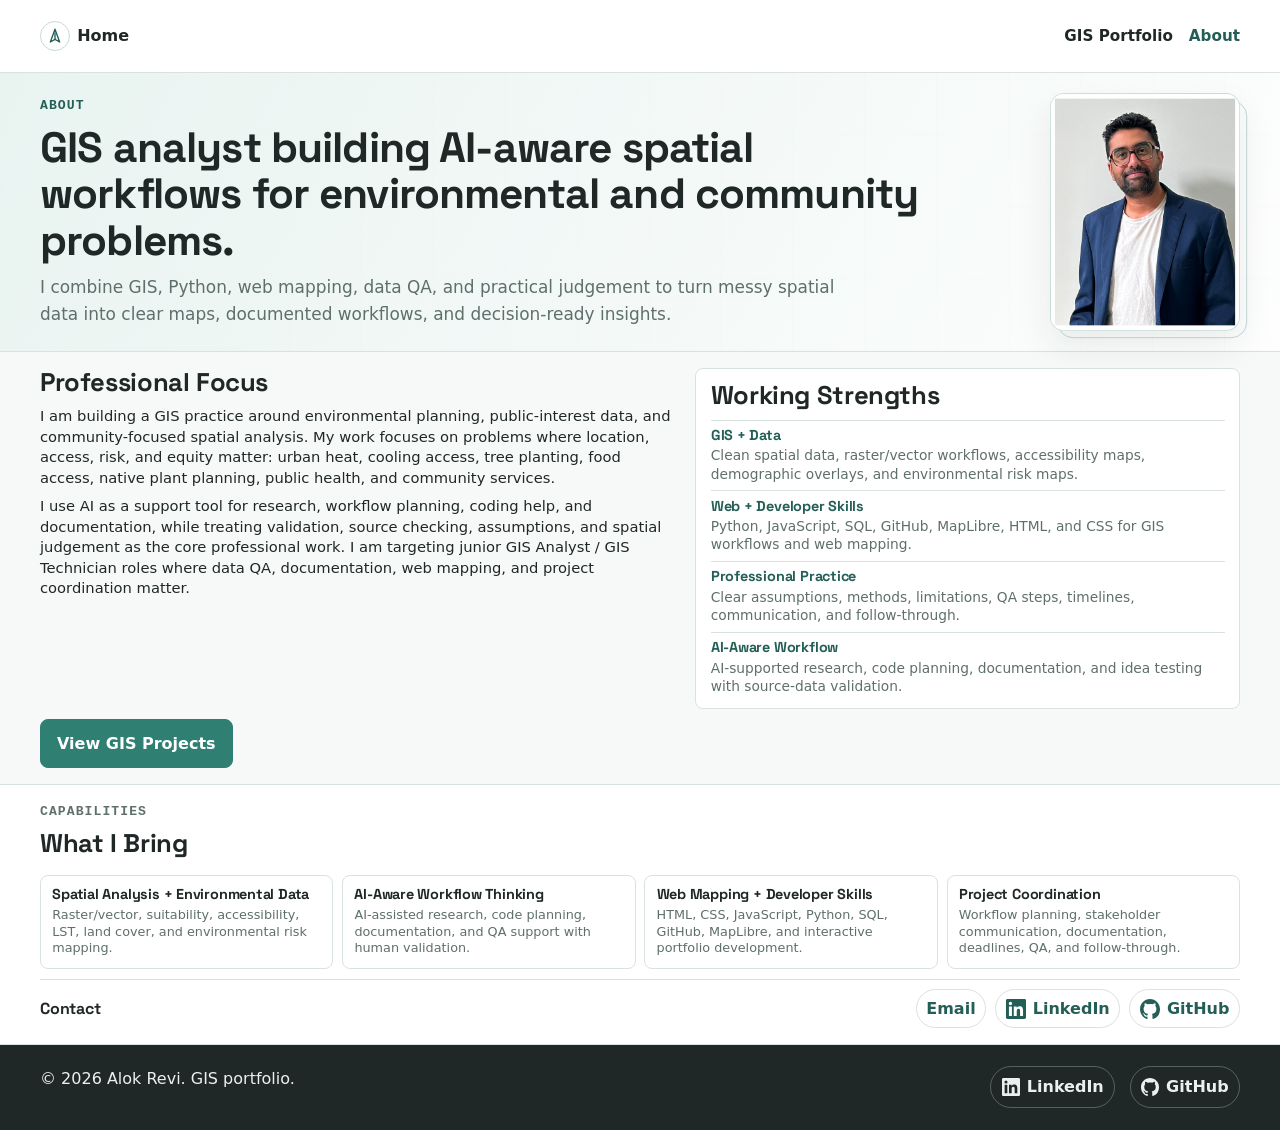
<file: about/index.html>
<!doctype html>
<html lang="en">
  <head>
    <meta charset="utf-8">
    <meta name="viewport" content="width=device-width, initial-scale=1">
    <title>Alok GIS</title>
    <meta name="description" content="About Alok Revi, a junior GIS analyst focused on AI-aware spatial workflows, web mapping, data QA, environmental planning, and community-focused analysis.">
    <link rel="preconnect" href="https://fonts.googleapis.com">
    <link rel="preconnect" href="https://fonts.gstatic.com" crossorigin>
    <link href="https://fonts.googleapis.com/css2?family=Space+Grotesk:wght@500;600;700&display=swap" rel="stylesheet">
    <link rel="icon" href="/assets/icons/north-arrow-favicon.svg" type="image/svg+xml">
    <link rel="stylesheet" href="/css/style.css">
  </head>
  <body class="about-page">
    <a class="skip-link" href="#main">Skip to content</a>
    <header class="site-header">
      <div class="container nav-wrap">
        <a class="site-brand home-link" href="/gis/#top" aria-label="Return to top of GIS portfolio"><span class="north-arrow" aria-hidden="true"><svg viewBox="0 0 24 24" width="18" height="18" focusable="false"><path d="M12 3 5.8 20 12 16.4 18.2 20 12 3Z" fill="none" stroke="currentColor" stroke-width="1.8" stroke-linejoin="round"/><path d="M12 7.8v8.6" fill="none" stroke="currentColor" stroke-width="1.8" stroke-linecap="round"/></svg></span><span>Home</span></a>
        <button class="nav-toggle" type="button" aria-expanded="false" aria-controls="site-nav" data-nav-toggle>Menu</button>
        <nav class="site-nav" id="site-nav" aria-label="Primary navigation" data-site-nav>
          <a href="/gis/">GIS Portfolio</a>
          <a href="/about/" aria-current="page">About</a>
        </nav>
      </div>
    </header>
    <main id="main">
      <section class="page-hero about-hero">
        <div class="container about-hero-grid">
          <div class="about-hero-copy">
            <p class="eyebrow">About</p>
            <h1>GIS analyst building AI-aware spatial workflows for environmental and community problems.</h1>
            <p class="lead">I combine GIS, Python, web mapping, data QA, and practical judgement to turn messy spatial data into clear maps, documented workflows, and decision-ready insights.</p>
          </div>
          <figure class="profile-photo-frame">
            <div class="profile-photo-inner">
              <span class="profile-photo-placeholder" aria-hidden="true">AR</span>
              <img src="/assets/images/alok-profile.jpg" alt="Portrait photo of Alok Revi" loading="eager" onerror="this.hidden=true">
            </div>
          </figure>
        </div>
      </section>
      <section class="section about-intro-section">
        <div class="container grid two">
          <div class="about-copy">
            <h2>Professional Focus</h2>
            <p>I am building a GIS practice around environmental planning, public-interest data, and community-focused spatial analysis. My work focuses on problems where location, access, risk, and equity matter: urban heat, cooling access, tree planting, food access, native plant planning, public health, and community services.</p>
            <p>I use AI as a support tool for research, workflow planning, coding help, and documentation, while treating validation, source checking, assumptions, and spatial judgement as the core professional work. I am targeting junior GIS Analyst / GIS Technician roles where data QA, documentation, web mapping, and project coordination matter.</p>
          </div>
          <div class="content-panel strengths-panel">
            <h2>Working Strengths</h2>
            <div class="strengths-groups">
              <section class="strength-row">
                <h3>GIS + Data</h3>
                <p>Clean spatial data, raster/vector workflows, accessibility maps, demographic overlays, and environmental risk maps.</p>
              </section>
              <section class="strength-row">
                <h3>Web + Developer Skills</h3>
                <p>Python, JavaScript, SQL, GitHub, MapLibre, HTML, and CSS for GIS workflows and web mapping.</p>
              </section>
              <section class="strength-row">
                <h3>Professional Practice</h3>
                <p>Clear assumptions, methods, limitations, QA steps, timelines, communication, and follow-through.</p>
              </section>
              <section class="strength-row">
                <h3>AI-Aware Workflow</h3>
                <p>AI-supported research, code planning, documentation, and idea testing with source-data validation.</p>
              </section>
            </div>
          </div>
        </div>
        <div class="container about-projects-cta">
          <a class="button" href="/gis/">View GIS Projects</a>
        </div>
      </section>
      <section class="section alt about-capabilities-section" aria-labelledby="what-i-bring-heading">
        <div class="container">
          <div class="section-heading">
            <div>
              <p class="eyebrow">Capabilities</p>
              <h2 id="what-i-bring-heading">What I Bring</h2>
            </div>
          </div>
          <div class="about-card-grid">
            <article class="content-panel">
              <h3>Spatial Analysis + Environmental Data</h3>
              <p>Raster/vector, suitability, accessibility, LST, land cover, and environmental risk mapping.</p>
            </article>
            <article class="content-panel">
              <h3>AI-Aware Workflow Thinking</h3>
              <p>AI-assisted research, code planning, documentation, and QA support with human validation.</p>
            </article>
            <article class="content-panel">
              <h3>Web Mapping + Developer Skills</h3>
              <p>HTML, CSS, JavaScript, Python, SQL, GitHub, MapLibre, and interactive portfolio development.</p>
            </article>
            <article class="content-panel">
              <h3>Project Coordination</h3>
              <p>Workflow planning, stakeholder communication, documentation, deadlines, QA, and follow-through.</p>
            </article>
          </div>
          <div class="connect-strip" id="connect" aria-labelledby="connect-heading">
            <h3 id="connect-heading">Contact</h3>
            <div class="social-links">
            <a class="social-link" href="mailto:aloksdev1@gmail.com" aria-label="Email Alok Revi">
              <span>Email</span>
            </a>
            <a class="social-link" href="https://www.linkedin.com/in/aloknr/" target="_blank" rel="noopener noreferrer" aria-label="Visit Alok Revi on LinkedIn">
              <svg aria-hidden="true" viewBox="0 0 24 24" width="20" height="20" focusable="false">
                <path fill="currentColor" d="M20.45 20.45h-3.56v-5.58c0-1.33-.02-3.04-1.85-3.04-1.85 0-2.14 1.45-2.14 2.95v5.67H9.34V8.98h3.42v1.57h.05c.48-.9 1.64-1.85 3.37-1.85 3.61 0 4.27 2.37 4.27 5.46v6.29ZM5.32 7.41a2.06 2.06 0 1 1 0-4.12 2.06 2.06 0 0 1 0 4.12Zm1.78 13.04H3.54V8.98H7.1v11.47ZM22.23 0H1.77C.79 0 0 .77 0 1.72v20.56C0 23.23.79 24 1.77 24h20.46c.98 0 1.77-.77 1.77-1.72V1.72C24 .77 23.21 0 22.23 0Z"/>
              </svg>
              <span>LinkedIn</span>
            </a>
            <a class="social-link" href="https://github.com/AlokRevi" target="_blank" rel="noopener noreferrer" aria-label="Visit Alok Revi on GitHub">
              <svg aria-hidden="true" viewBox="0 0 24 24" width="20" height="20" focusable="false">
                <path fill="currentColor" d="M12 0C5.37 0 0 5.5 0 12.28c0 5.43 3.44 10.03 8.2 11.66.6.11.82-.27.82-.59 0-.29-.01-1.06-.02-2.08-3.34.74-4.04-1.65-4.04-1.65-.55-1.42-1.33-1.8-1.33-1.8-1.09-.76.08-.75.08-.75 1.2.09 1.84 1.27 1.84 1.27 1.07 1.88 2.81 1.34 3.5 1.02.11-.79.42-1.34.76-1.65-2.66-.31-5.46-1.36-5.46-6.07 0-1.34.47-2.44 1.24-3.3-.12-.31-.54-1.56.12-3.25 0 0 1.01-.33 3.3 1.26A11.2 11.2 0 0 1 12 5.93c1.02.01 2.04.14 3 .42 2.29-1.59 3.3-1.26 3.3-1.26.66 1.69.24 2.94.12 3.25.77.86 1.24 1.96 1.24 3.3 0 4.72-2.8 5.75-5.48 6.06.43.38.82 1.13.82 2.28 0 1.65-.02 2.98-.02 3.38 0 .33.22.71.83.59A12.26 12.26 0 0 0 24 12.28C24 5.5 18.63 0 12 0Z"/>
              </svg>
              <span>GitHub</span>
            </a>
            </div>
          </div>
        </div>
      </section>
    </main>
    <footer class="site-footer">
      <div class="container footer-grid">
        <p>&copy; 2026 Alok Revi. GIS portfolio.</p>
        <div class="footer-links">
          <a class="social-link" href="https://www.linkedin.com/in/aloknr/" target="_blank" rel="noopener noreferrer" aria-label="Visit Alok Revi on LinkedIn">
            <svg aria-hidden="true" viewBox="0 0 24 24" width="18" height="18" focusable="false">
              <path fill="currentColor" d="M20.45 20.45h-3.56v-5.58c0-1.33-.02-3.04-1.85-3.04-1.85 0-2.14 1.45-2.14 2.95v5.67H9.34V8.98h3.42v1.57h.05c.48-.9 1.64-1.85 3.37-1.85 3.61 0 4.27 2.37 4.27 5.46v6.29ZM5.32 7.41a2.06 2.06 0 1 1 0-4.12 2.06 2.06 0 0 1 0 4.12Zm1.78 13.04H3.54V8.98H7.1v11.47ZM22.23 0H1.77C.79 0 0 .77 0 1.72v20.56C0 23.23.79 24 1.77 24h20.46c.98 0 1.77-.77 1.77-1.72V1.72C24 .77 23.21 0 22.23 0Z"/>
            </svg>
            <span>LinkedIn</span>
          </a>
          <a class="social-link" href="https://github.com/AlokRevi" target="_blank" rel="noopener noreferrer" aria-label="Visit Alok Revi on GitHub">
            <svg aria-hidden="true" viewBox="0 0 24 24" width="18" height="18" focusable="false">
              <path fill="currentColor" d="M12 0C5.37 0 0 5.5 0 12.28c0 5.43 3.44 10.03 8.2 11.66.6.11.82-.27.82-.59 0-.29-.01-1.06-.02-2.08-3.34.74-4.04-1.65-4.04-1.65-.55-1.42-1.33-1.8-1.33-1.8-1.09-.76.08-.75.08-.75 1.2.09 1.84 1.27 1.84 1.27 1.07 1.88 2.81 1.34 3.5 1.02.11-.79.42-1.34.76-1.65-2.66-.31-5.46-1.36-5.46-6.07 0-1.34.47-2.44 1.24-3.3-.12-.31-.54-1.56.12-3.25 0 0 1.01-.33 3.3 1.26A11.2 11.2 0 0 1 12 5.93c1.02.01 2.04.14 3 .42 2.29-1.59 3.3-1.26 3.3-1.26.66 1.69.24 2.94.12 3.25.77.86 1.24 1.96 1.24 3.3 0 4.72-2.8 5.75-5.48 6.06.43.38.82 1.13.82 2.28 0 1.65-.02 2.98-.02 3.38 0 .33.22.71.83.59A12.26 12.26 0 0 0 24 12.28C24 5.5 18.63 0 12 0Z"/>
            </svg>
            <span>GitHub</span>
          </a>
        </div>
      </div>
    </footer>
    <script src="/js/main.js"></script>
  </body>
</html>
</file>
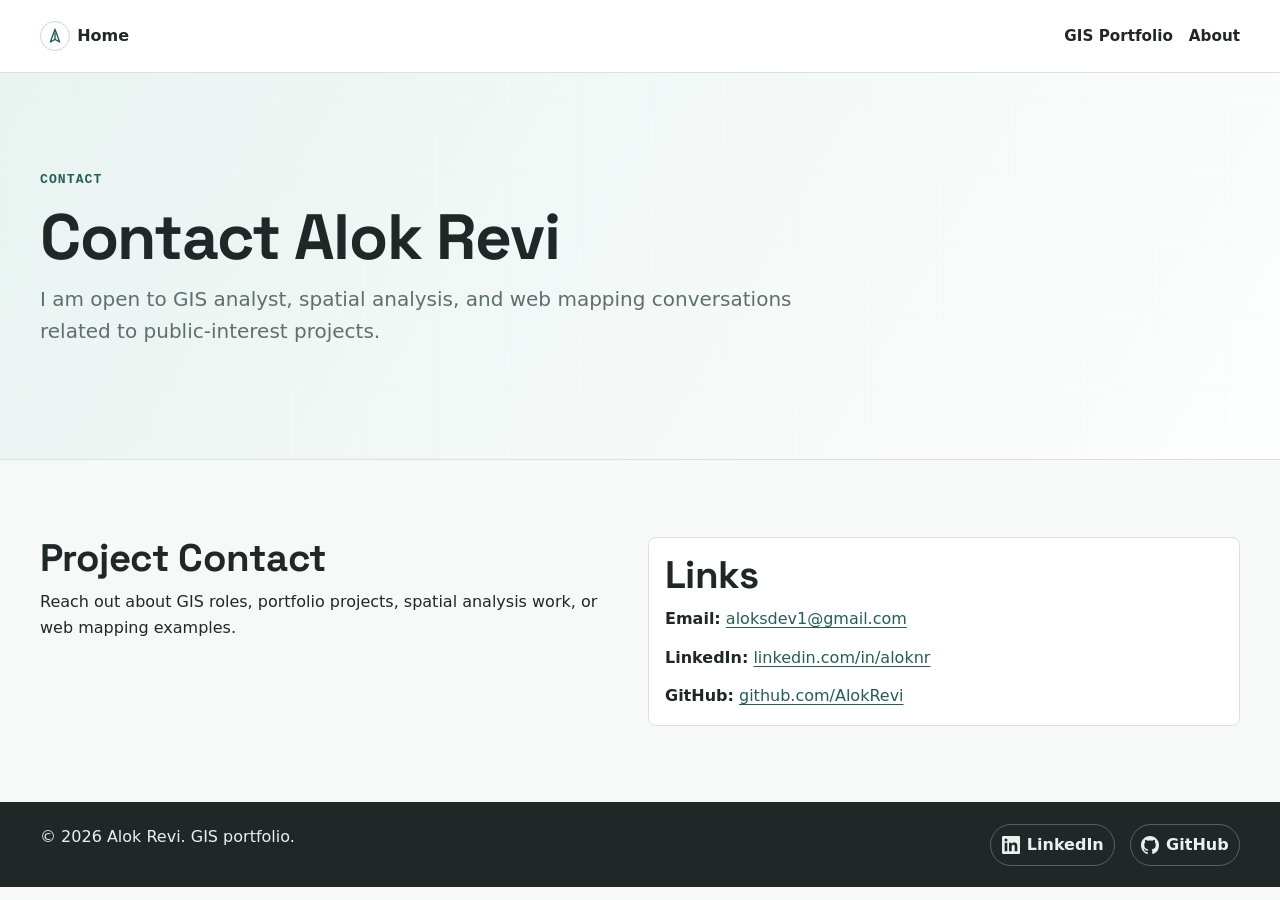
<file: contact/index.html>
<!doctype html>
<html lang="en">
  <head>
    <meta charset="utf-8">
    <meta name="viewport" content="width=device-width, initial-scale=1">
    <title>Alok GIS</title>
    <meta name="description" content="Contact Alok Revi for GIS analysis, spatial analysis, and web mapping project conversations.">
    <link rel="preconnect" href="https://fonts.googleapis.com">
    <link rel="preconnect" href="https://fonts.gstatic.com" crossorigin>
    <link href="https://fonts.googleapis.com/css2?family=Space+Grotesk:wght@500;600;700&display=swap" rel="stylesheet">
    <link rel="icon" href="/assets/icons/north-arrow-favicon.svg" type="image/svg+xml">
    <link rel="stylesheet" href="/css/style.css">
  </head>
  <body>
    <a class="skip-link" href="#main">Skip to content</a>
    <header class="site-header">
      <div class="container nav-wrap">
        <a class="site-brand home-link" href="/gis/#top" aria-label="Return to top of GIS portfolio"><span class="north-arrow" aria-hidden="true"><svg viewBox="0 0 24 24" width="18" height="18" focusable="false"><path d="M12 3 5.8 20 12 16.4 18.2 20 12 3Z" fill="none" stroke="currentColor" stroke-width="1.8" stroke-linejoin="round"/><path d="M12 7.8v8.6" fill="none" stroke="currentColor" stroke-width="1.8" stroke-linecap="round"/></svg></span><span>Home</span></a>
        <button class="nav-toggle" type="button" aria-expanded="false" aria-controls="site-nav" data-nav-toggle>Menu</button>
        <nav class="site-nav" id="site-nav" aria-label="Primary navigation" data-site-nav>
          <a href="/gis/">GIS Portfolio</a>
          <a href="/about/">About</a>
        </nav>
      </div>
    </header>
    <main id="main">
      <section class="page-hero">
        <div class="container">
          <p class="eyebrow">Contact</p>
          <h1>Contact Alok Revi</h1>
          <p class="lead">I am open to GIS analyst, spatial analysis, and web mapping conversations related to public-interest projects.</p>
        </div>
      </section>
      <section class="section">
        <div class="container grid two">
          <div>
            <h2>Project Contact</h2>
            <p>Reach out about GIS roles, portfolio projects, spatial analysis work, or web mapping examples.</p>
          </div>
          <div class="contact-card">
            <h2>Links</h2>
            <ul class="contact-list">
              <li><strong>Email:</strong> <a href="mailto:aloksdev1@gmail.com">aloksdev1@gmail.com</a></li>
              <li><strong>LinkedIn:</strong> <a href="https://www.linkedin.com/in/aloknr/" target="_blank" rel="noopener noreferrer">linkedin.com/in/aloknr</a></li>
              <li><strong>GitHub:</strong> <a href="https://github.com/AlokRevi" target="_blank" rel="noopener noreferrer">github.com/AlokRevi</a></li>
            </ul>
          </div>
        </div>
      </section>
    </main>
    <footer class="site-footer">
      <div class="container footer-grid">
        <p>&copy; 2026 Alok Revi. GIS portfolio.</p>
        <div class="footer-links">
          <a class="social-link" href="https://www.linkedin.com/in/aloknr/" target="_blank" rel="noopener noreferrer" aria-label="Visit Alok Revi on LinkedIn">
            <svg aria-hidden="true" viewBox="0 0 24 24" width="18" height="18" focusable="false">
              <path fill="currentColor" d="M20.45 20.45h-3.56v-5.58c0-1.33-.02-3.04-1.85-3.04-1.85 0-2.14 1.45-2.14 2.95v5.67H9.34V8.98h3.42v1.57h.05c.48-.9 1.64-1.85 3.37-1.85 3.61 0 4.27 2.37 4.27 5.46v6.29ZM5.32 7.41a2.06 2.06 0 1 1 0-4.12 2.06 2.06 0 0 1 0 4.12Zm1.78 13.04H3.54V8.98H7.1v11.47ZM22.23 0H1.77C.79 0 0 .77 0 1.72v20.56C0 23.23.79 24 1.77 24h20.46c.98 0 1.77-.77 1.77-1.72V1.72C24 .77 23.21 0 22.23 0Z"/>
            </svg>
            <span>LinkedIn</span>
          </a>
          <a class="social-link" href="https://github.com/AlokRevi" target="_blank" rel="noopener noreferrer" aria-label="Visit Alok Revi on GitHub">
            <svg aria-hidden="true" viewBox="0 0 24 24" width="18" height="18" focusable="false">
              <path fill="currentColor" d="M12 0C5.37 0 0 5.5 0 12.28c0 5.43 3.44 10.03 8.2 11.66.6.11.82-.27.82-.59 0-.29-.01-1.06-.02-2.08-3.34.74-4.04-1.65-4.04-1.65-.55-1.42-1.33-1.8-1.33-1.8-1.09-.76.08-.75.08-.75 1.2.09 1.84 1.27 1.84 1.27 1.07 1.88 2.81 1.34 3.5 1.02.11-.79.42-1.34.76-1.65-2.66-.31-5.46-1.36-5.46-6.07 0-1.34.47-2.44 1.24-3.3-.12-.31-.54-1.56.12-3.25 0 0 1.01-.33 3.3 1.26A11.2 11.2 0 0 1 12 5.93c1.02.01 2.04.14 3 .42 2.29-1.59 3.3-1.26 3.3-1.26.66 1.69.24 2.94.12 3.25.77.86 1.24 1.96 1.24 3.3 0 4.72-2.8 5.75-5.48 6.06.43.38.82 1.13.82 2.28 0 1.65-.02 2.98-.02 3.38 0 .33.22.71.83.59A12.26 12.26 0 0 0 24 12.28C24 5.5 18.63 0 12 0Z"/>
            </svg>
            <span>GitHub</span>
          </a>
        </div>
      </div>
    </footer>
    <script src="/js/main.js"></script>
  </body>
</html>
</file>
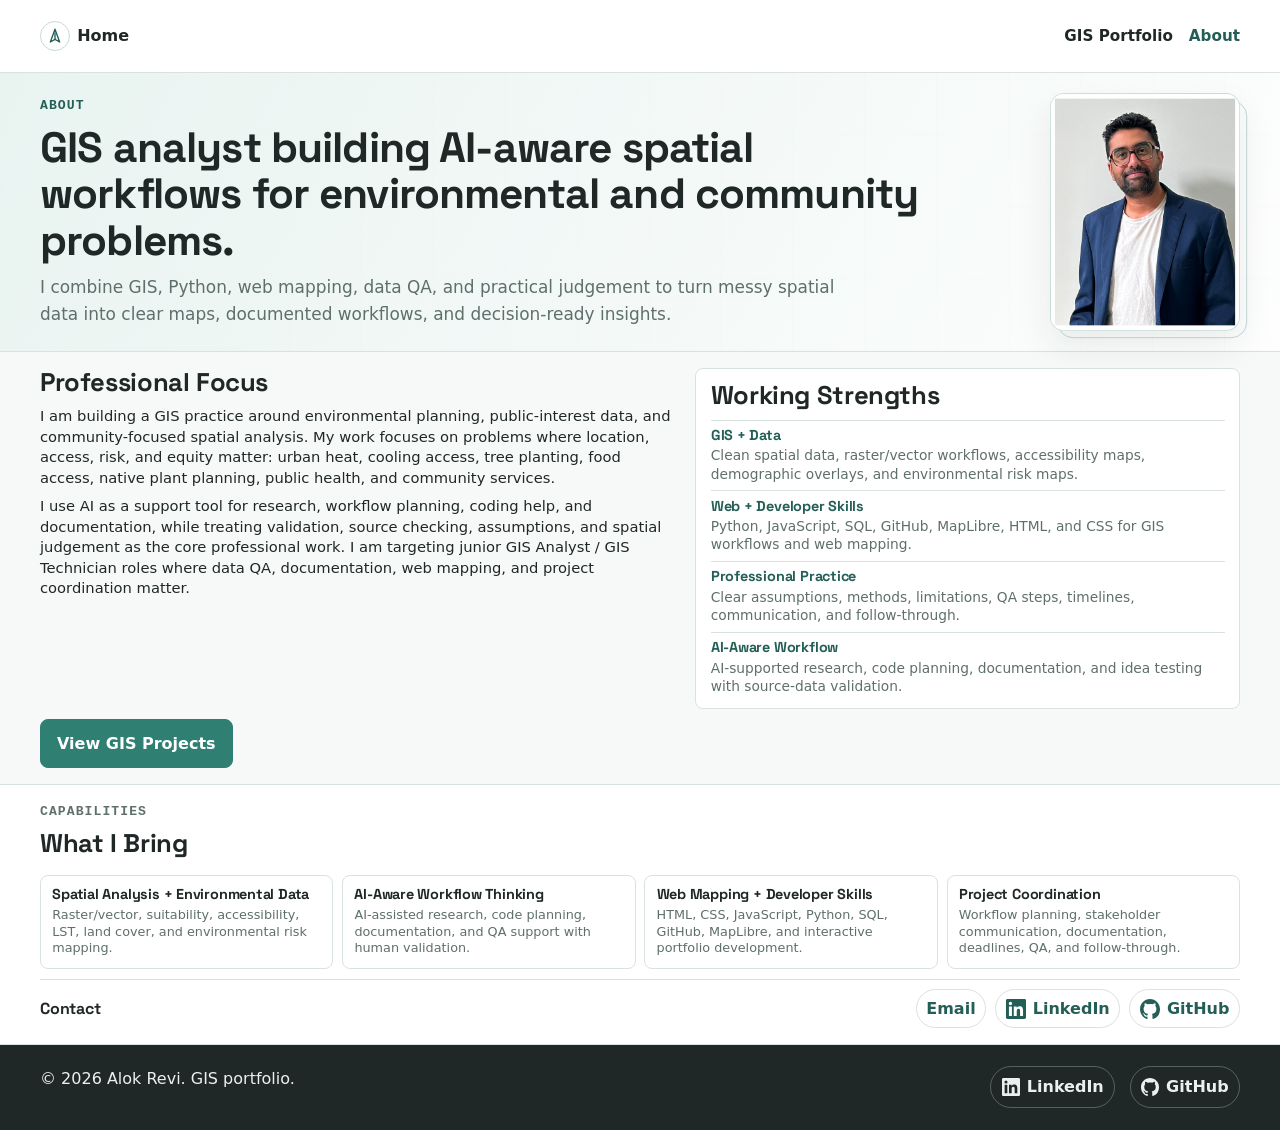
<file: dist-gis/about/index.html>
<!doctype html>
<html lang="en">
  <head>
    <meta charset="utf-8">
    <meta name="viewport" content="width=device-width, initial-scale=1">
    <title>Alok GIS</title>
    <meta name="description" content="About Alok Revi, a junior GIS analyst focused on AI-aware spatial workflows, web mapping, data QA, environmental planning, and community-focused analysis.">
    <link rel="preconnect" href="https://fonts.googleapis.com">
    <link rel="preconnect" href="https://fonts.gstatic.com" crossorigin>
    <link href="https://fonts.googleapis.com/css2?family=Space+Grotesk:wght@500;600;700&display=swap" rel="stylesheet">
    <link rel="icon" href="../assets/icons/north-arrow-favicon.svg" type="image/svg+xml">
    <link rel="stylesheet" href="../css/style.css">
  </head>
  <body class="about-page">
    <a class="skip-link" href="#main">Skip to content</a>
    <header class="site-header">
      <div class="container nav-wrap">
        <a class="site-brand home-link" href="../#top" aria-label="Return to top of GIS portfolio"><span class="north-arrow" aria-hidden="true"><svg viewBox="0 0 24 24" width="18" height="18" focusable="false"><path d="M12 3 5.8 20 12 16.4 18.2 20 12 3Z" fill="none" stroke="currentColor" stroke-width="1.8" stroke-linejoin="round"/><path d="M12 7.8v8.6" fill="none" stroke="currentColor" stroke-width="1.8" stroke-linecap="round"/></svg></span><span>Home</span></a>
        <button class="nav-toggle" type="button" aria-expanded="false" aria-controls="site-nav" data-nav-toggle>Menu</button>
        <nav class="site-nav" id="site-nav" aria-label="Primary navigation" data-site-nav>
          <a href="../">GIS Portfolio</a>
          <a href="../about/" aria-current="page">About</a>
        </nav>
      </div>
    </header>
    <main id="main">
      <section class="page-hero about-hero">
        <div class="container about-hero-grid">
          <div class="about-hero-copy">
            <p class="eyebrow">About</p>
            <h1>GIS analyst building AI-aware spatial workflows for environmental and community problems.</h1>
            <p class="lead">I combine GIS, Python, web mapping, data QA, and practical judgement to turn messy spatial data into clear maps, documented workflows, and decision-ready insights.</p>
          </div>
          <figure class="profile-photo-frame">
            <div class="profile-photo-inner">
              <span class="profile-photo-placeholder" aria-hidden="true">AR</span>
              <img src="../assets/images/alok-profile.jpg" alt="Portrait photo of Alok Revi" loading="eager" onerror="this.hidden=true">
            </div>
          </figure>
        </div>
      </section>
      <section class="section about-intro-section">
        <div class="container grid two">
          <div class="about-copy">
            <h2>Professional Focus</h2>
            <p>I am building a GIS practice around environmental planning, public-interest data, and community-focused spatial analysis. My work focuses on problems where location, access, risk, and equity matter: urban heat, cooling access, tree planting, food access, native plant planning, public health, and community services.</p>
            <p>I use AI as a support tool for research, workflow planning, coding help, and documentation, while treating validation, source checking, assumptions, and spatial judgement as the core professional work. I am targeting junior GIS Analyst / GIS Technician roles where data QA, documentation, web mapping, and project coordination matter.</p>
          </div>
          <div class="content-panel strengths-panel">
            <h2>Working Strengths</h2>
            <div class="strengths-groups">
              <section class="strength-row">
                <h3>GIS + Data</h3>
                <p>Clean spatial data, raster/vector workflows, accessibility maps, demographic overlays, and environmental risk maps.</p>
              </section>
              <section class="strength-row">
                <h3>Web + Developer Skills</h3>
                <p>Python, JavaScript, SQL, GitHub, MapLibre, HTML, and CSS for GIS workflows and web mapping.</p>
              </section>
              <section class="strength-row">
                <h3>Professional Practice</h3>
                <p>Clear assumptions, methods, limitations, QA steps, timelines, communication, and follow-through.</p>
              </section>
              <section class="strength-row">
                <h3>AI-Aware Workflow</h3>
                <p>AI-supported research, code planning, documentation, and idea testing with source-data validation.</p>
              </section>
            </div>
          </div>
        </div>
        <div class="container about-projects-cta">
          <a class="button" href="../">View GIS Projects</a>
        </div>
      </section>
      <section class="section alt about-capabilities-section" aria-labelledby="what-i-bring-heading">
        <div class="container">
          <div class="section-heading">
            <div>
              <p class="eyebrow">Capabilities</p>
              <h2 id="what-i-bring-heading">What I Bring</h2>
            </div>
          </div>
          <div class="about-card-grid">
            <article class="content-panel">
              <h3>Spatial Analysis + Environmental Data</h3>
              <p>Raster/vector, suitability, accessibility, LST, land cover, and environmental risk mapping.</p>
            </article>
            <article class="content-panel">
              <h3>AI-Aware Workflow Thinking</h3>
              <p>AI-assisted research, code planning, documentation, and QA support with human validation.</p>
            </article>
            <article class="content-panel">
              <h3>Web Mapping + Developer Skills</h3>
              <p>HTML, CSS, JavaScript, Python, SQL, GitHub, MapLibre, and interactive portfolio development.</p>
            </article>
            <article class="content-panel">
              <h3>Project Coordination</h3>
              <p>Workflow planning, stakeholder communication, documentation, deadlines, QA, and follow-through.</p>
            </article>
          </div>
          <div class="connect-strip" id="connect" aria-labelledby="connect-heading">
            <h3 id="connect-heading">Contact</h3>
            <div class="social-links">
            <a class="social-link" href="mailto:aloksdev1@gmail.com" aria-label="Email Alok Revi">
              <span>Email</span>
            </a>
            <a class="social-link" href="https://www.linkedin.com/in/aloknr/" target="_blank" rel="noopener noreferrer" aria-label="Visit Alok Revi on LinkedIn">
              <svg aria-hidden="true" viewBox="0 0 24 24" width="20" height="20" focusable="false">
                <path fill="currentColor" d="M20.45 20.45h-3.56v-5.58c0-1.33-.02-3.04-1.85-3.04-1.85 0-2.14 1.45-2.14 2.95v5.67H9.34V8.98h3.42v1.57h.05c.48-.9 1.64-1.85 3.37-1.85 3.61 0 4.27 2.37 4.27 5.46v6.29ZM5.32 7.41a2.06 2.06 0 1 1 0-4.12 2.06 2.06 0 0 1 0 4.12Zm1.78 13.04H3.54V8.98H7.1v11.47ZM22.23 0H1.77C.79 0 0 .77 0 1.72v20.56C0 23.23.79 24 1.77 24h20.46c.98 0 1.77-.77 1.77-1.72V1.72C24 .77 23.21 0 22.23 0Z"/>
              </svg>
              <span>LinkedIn</span>
            </a>
            <a class="social-link" href="https://github.com/AlokRevi" target="_blank" rel="noopener noreferrer" aria-label="Visit Alok Revi on GitHub">
              <svg aria-hidden="true" viewBox="0 0 24 24" width="20" height="20" focusable="false">
                <path fill="currentColor" d="M12 0C5.37 0 0 5.5 0 12.28c0 5.43 3.44 10.03 8.2 11.66.6.11.82-.27.82-.59 0-.29-.01-1.06-.02-2.08-3.34.74-4.04-1.65-4.04-1.65-.55-1.42-1.33-1.8-1.33-1.8-1.09-.76.08-.75.08-.75 1.2.09 1.84 1.27 1.84 1.27 1.07 1.88 2.81 1.34 3.5 1.02.11-.79.42-1.34.76-1.65-2.66-.31-5.46-1.36-5.46-6.07 0-1.34.47-2.44 1.24-3.3-.12-.31-.54-1.56.12-3.25 0 0 1.01-.33 3.3 1.26A11.2 11.2 0 0 1 12 5.93c1.02.01 2.04.14 3 .42 2.29-1.59 3.3-1.26 3.3-1.26.66 1.69.24 2.94.12 3.25.77.86 1.24 1.96 1.24 3.3 0 4.72-2.8 5.75-5.48 6.06.43.38.82 1.13.82 2.28 0 1.65-.02 2.98-.02 3.38 0 .33.22.71.83.59A12.26 12.26 0 0 0 24 12.28C24 5.5 18.63 0 12 0Z"/>
              </svg>
              <span>GitHub</span>
            </a>
            </div>
          </div>
        </div>
      </section>
    </main>
    <footer class="site-footer">
      <div class="container footer-grid">
        <p>&copy; 2026 Alok Revi. GIS portfolio.</p>
        <div class="footer-links">
          <a class="social-link" href="https://www.linkedin.com/in/aloknr/" target="_blank" rel="noopener noreferrer" aria-label="Visit Alok Revi on LinkedIn">
            <svg aria-hidden="true" viewBox="0 0 24 24" width="18" height="18" focusable="false">
              <path fill="currentColor" d="M20.45 20.45h-3.56v-5.58c0-1.33-.02-3.04-1.85-3.04-1.85 0-2.14 1.45-2.14 2.95v5.67H9.34V8.98h3.42v1.57h.05c.48-.9 1.64-1.85 3.37-1.85 3.61 0 4.27 2.37 4.27 5.46v6.29ZM5.32 7.41a2.06 2.06 0 1 1 0-4.12 2.06 2.06 0 0 1 0 4.12Zm1.78 13.04H3.54V8.98H7.1v11.47ZM22.23 0H1.77C.79 0 0 .77 0 1.72v20.56C0 23.23.79 24 1.77 24h20.46c.98 0 1.77-.77 1.77-1.72V1.72C24 .77 23.21 0 22.23 0Z"/>
            </svg>
            <span>LinkedIn</span>
          </a>
          <a class="social-link" href="https://github.com/AlokRevi" target="_blank" rel="noopener noreferrer" aria-label="Visit Alok Revi on GitHub">
            <svg aria-hidden="true" viewBox="0 0 24 24" width="18" height="18" focusable="false">
              <path fill="currentColor" d="M12 0C5.37 0 0 5.5 0 12.28c0 5.43 3.44 10.03 8.2 11.66.6.11.82-.27.82-.59 0-.29-.01-1.06-.02-2.08-3.34.74-4.04-1.65-4.04-1.65-.55-1.42-1.33-1.8-1.33-1.8-1.09-.76.08-.75.08-.75 1.2.09 1.84 1.27 1.84 1.27 1.07 1.88 2.81 1.34 3.5 1.02.11-.79.42-1.34.76-1.65-2.66-.31-5.46-1.36-5.46-6.07 0-1.34.47-2.44 1.24-3.3-.12-.31-.54-1.56.12-3.25 0 0 1.01-.33 3.3 1.26A11.2 11.2 0 0 1 12 5.93c1.02.01 2.04.14 3 .42 2.29-1.59 3.3-1.26 3.3-1.26.66 1.69.24 2.94.12 3.25.77.86 1.24 1.96 1.24 3.3 0 4.72-2.8 5.75-5.48 6.06.43.38.82 1.13.82 2.28 0 1.65-.02 2.98-.02 3.38 0 .33.22.71.83.59A12.26 12.26 0 0 0 24 12.28C24 5.5 18.63 0 12 0Z"/>
            </svg>
            <span>GitHub</span>
          </a>
        </div>
      </div>
    </footer>
    <script src="../js/main.js"></script>
  </body>
</html>
</file>
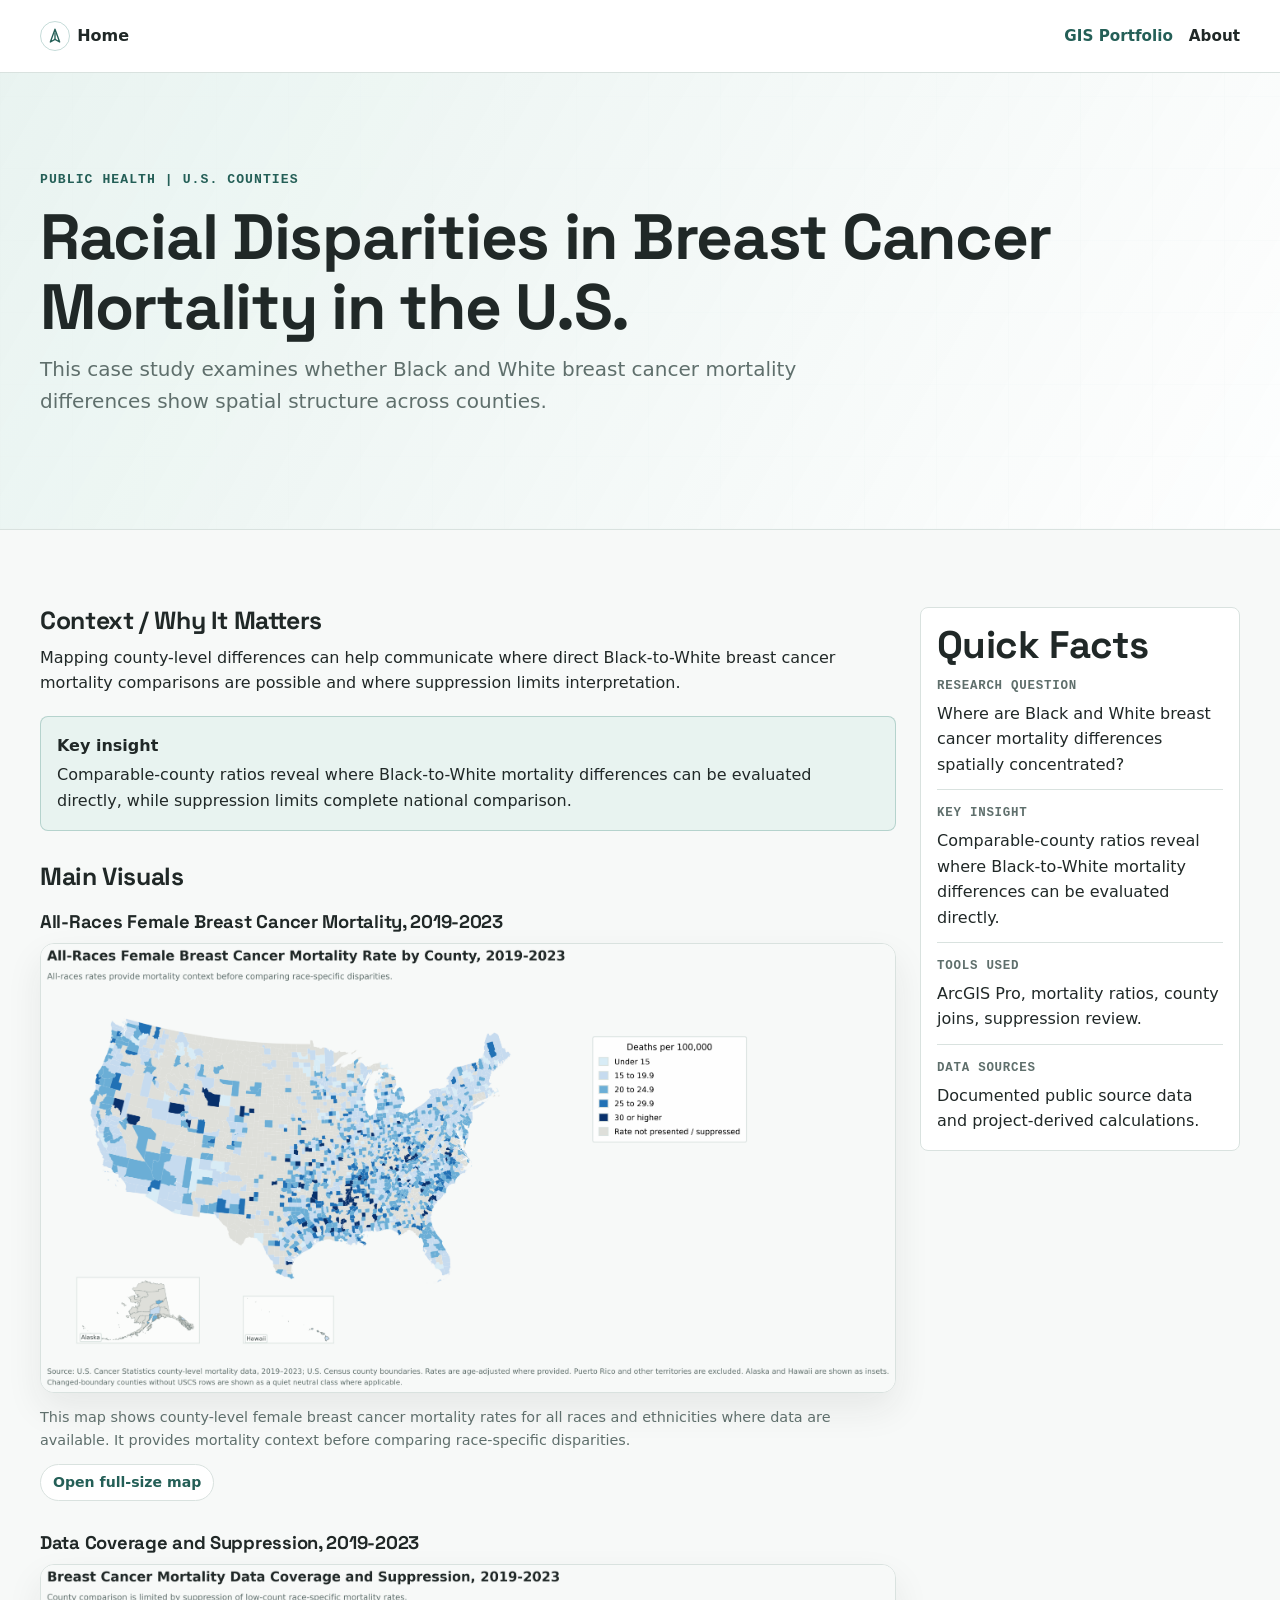
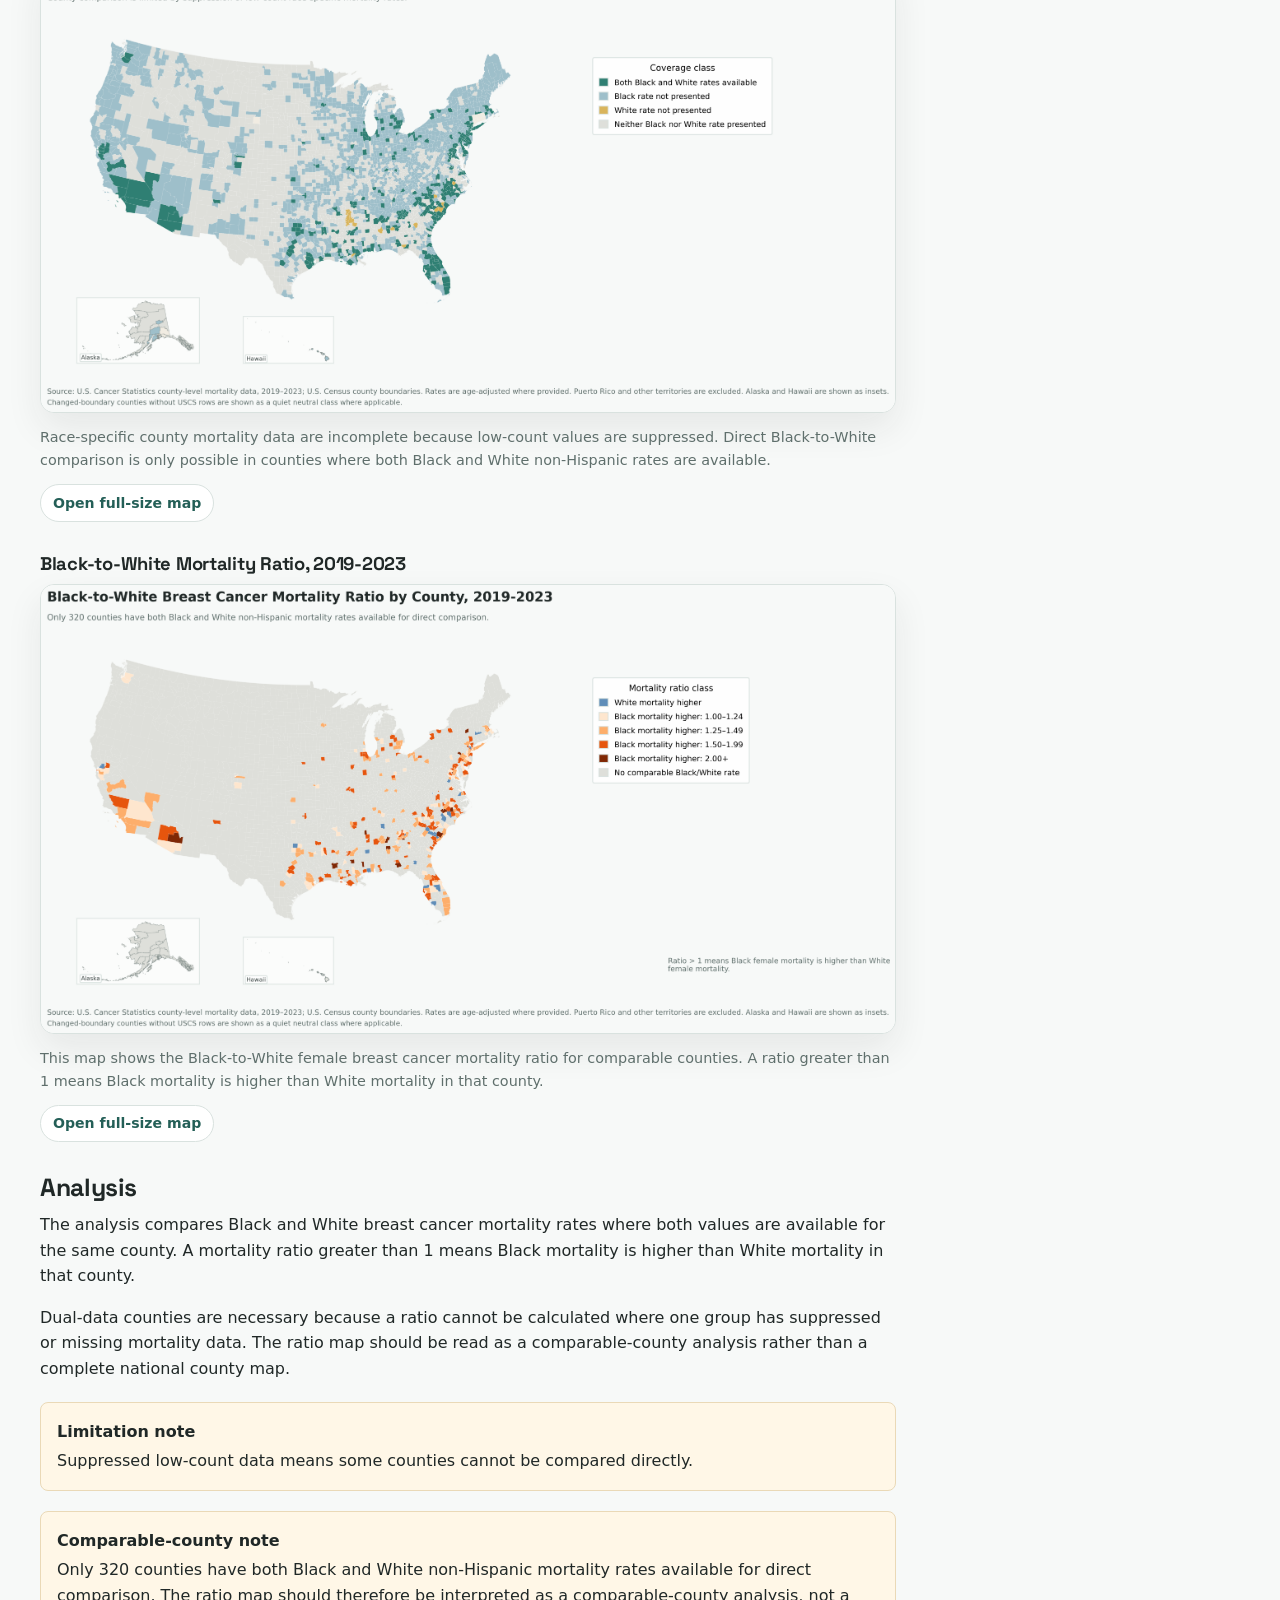
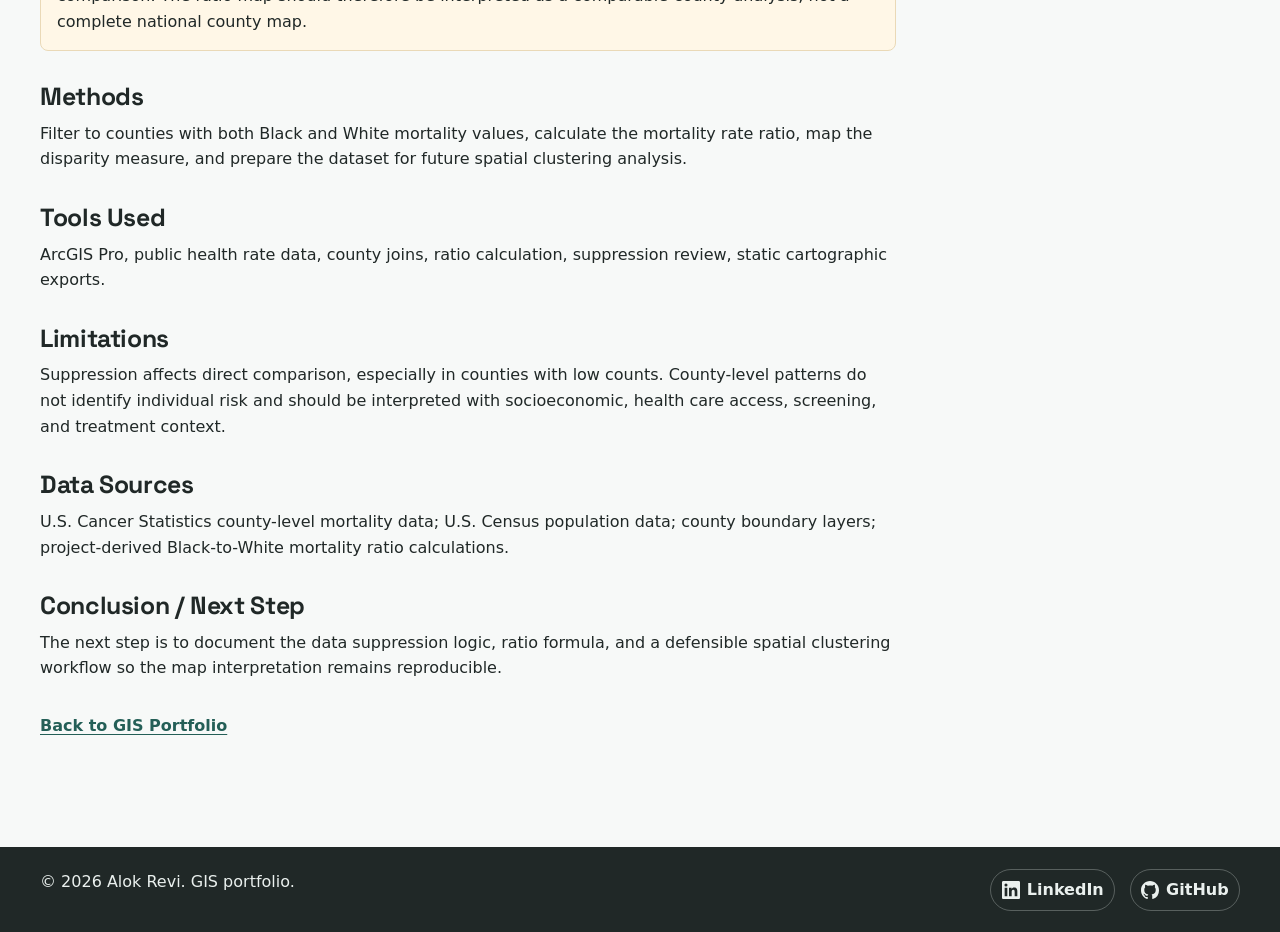
<file: dist-gis/breast-cancer-mortality/index.html>
<!doctype html>
<html lang="en">
  <head>
    <meta charset="utf-8">
    <meta name="viewport" content="width=device-width, initial-scale=1">
    <title>Alok GIS</title>
    <meta name="description" content="GIS case study on spatial patterns in Black and White breast cancer mortality disparities across U.S. counties.">
    <link rel="preconnect" href="https://fonts.googleapis.com">
    <link rel="preconnect" href="https://fonts.gstatic.com" crossorigin>
    <link href="https://fonts.googleapis.com/css2?family=Space+Grotesk:wght@500;600;700&display=swap" rel="stylesheet">
    <link rel="icon" href="../assets/icons/north-arrow-favicon.svg" type="image/svg+xml">
    <link rel="stylesheet" href="../css/style.css">
  </head>
  <body>
    <a class="skip-link" href="#main">Skip to content</a>
    <header class="site-header">
      <div class="container nav-wrap">
        <a class="site-brand home-link" href="../#top" aria-label="Return to top of GIS portfolio"><span class="north-arrow" aria-hidden="true"><svg viewBox="0 0 24 24" width="18" height="18" focusable="false"><path d="M12 3 5.8 20 12 16.4 18.2 20 12 3Z" fill="none" stroke="currentColor" stroke-width="1.8" stroke-linejoin="round"/><path d="M12 7.8v8.6" fill="none" stroke="currentColor" stroke-width="1.8" stroke-linecap="round"/></svg></span><span>Home</span></a>
        <button class="nav-toggle" type="button" aria-expanded="false" aria-controls="site-nav" data-nav-toggle>Menu</button>
        <nav class="site-nav" id="site-nav" aria-label="Primary navigation" data-site-nav>
          <a href="../" aria-current="page">GIS Portfolio</a>
          <a href="../about/">About</a>
        </nav>
      </div>
    </header>
    <main id="main">
      <section class="project-hero">
        <div class="container">
          <p class="eyebrow">Public Health | U.S. Counties</p>
          <h1>Racial Disparities in Breast Cancer Mortality in the U.S.</h1>
          <p class="lead">This case study examines whether Black and White breast cancer mortality differences show spatial structure across counties.</p>
        </div>
      </section>
      <section class="section">
        <div class="container project-layout">
          <article>
            <section class="case-section">
              <h2>Context / Why It Matters</h2>
              <p>Mapping county-level differences can help communicate where direct Black-to-White breast cancer mortality comparisons are possible and where suppression limits interpretation.</p>
              <div class="callout"><strong>Key insight</strong>Comparable-county ratios reveal where Black-to-White mortality differences can be evaluated directly, while suppression limits complete national comparison.</div>
            </section>
            <section class="case-section">
              <h2>Main Visuals</h2>
              <div class="visual-card-grid stacked-visuals">
                <figure class="visual-card">
                  <h3>All-Races Female Breast Cancer Mortality, 2019-2023</h3>
                  <img src="../assets/maps/breast-cancer-mortality/breast-cancer-all-races-mortality-2019-2023.png" alt="County-level map of all-races female breast cancer mortality rates in the United States for 2019 to 2023, with Alaska and Hawaii shown as insets." loading="lazy">
                  <figcaption>This map shows county-level female breast cancer mortality rates for all races and ethnicities where data are available. It provides mortality context before comparing race-specific disparities.</figcaption>
                  <a class="map-full-link" href="../assets/maps/breast-cancer-mortality/breast-cancer-all-races-mortality-2019-2023.png" target="_blank" rel="noopener">Open full-size map</a>
                </figure>
                <figure class="visual-card">
                  <h3>Data Coverage and Suppression, 2019-2023</h3>
                  <img src="../assets/maps/breast-cancer-mortality/breast-cancer-data-coverage-2019-2023.png" alt="County-level map showing where Black and White non-Hispanic breast cancer mortality rates are available or suppressed for direct comparison." loading="lazy">
                  <figcaption>Race-specific county mortality data are incomplete because low-count values are suppressed. Direct Black-to-White comparison is only possible in counties where both Black and White non-Hispanic rates are available.</figcaption>
                  <a class="map-full-link" href="../assets/maps/breast-cancer-mortality/breast-cancer-data-coverage-2019-2023.png" target="_blank" rel="noopener">Open full-size map</a>
                </figure>
                <figure class="visual-card">
                  <h3>Black-to-White Mortality Ratio, 2019-2023</h3>
                  <img src="../assets/maps/breast-cancer-mortality/breast-cancer-mortality-ratio-2019-2023.png" alt="County-level map of the Black-to-White female breast cancer mortality ratio for counties with comparable Black and White non-Hispanic mortality rates." loading="lazy">
                  <figcaption>This map shows the Black-to-White female breast cancer mortality ratio for comparable counties. A ratio greater than 1 means Black mortality is higher than White mortality in that county.</figcaption>
                  <a class="map-full-link" href="../assets/maps/breast-cancer-mortality/breast-cancer-mortality-ratio-2019-2023.png" target="_blank" rel="noopener">Open full-size map</a>
                </figure>
              </div>
            </section>
            <section class="case-section">
              <h2>Analysis</h2>
              <p>The analysis compares Black and White breast cancer mortality rates where both values are available for the same county. A mortality ratio greater than 1 means Black mortality is higher than White mortality in that county.</p>
              <p>Dual-data counties are necessary because a ratio cannot be calculated where one group has suppressed or missing mortality data. The ratio map should be read as a comparable-county analysis rather than a complete national county map.</p>
              <div class="callout warning"><strong>Limitation note</strong>Suppressed low-count data means some counties cannot be compared directly.</div>
              <div class="callout warning"><strong>Comparable-county note</strong>Only 320 counties have both Black and White non-Hispanic mortality rates available for direct comparison. The ratio map should therefore be interpreted as a comparable-county analysis, not a complete national county map.</div>
            </section>
            <section class="case-section">
              <h2>Methods</h2>
              <p>Filter to counties with both Black and White mortality values, calculate the mortality rate ratio, map the disparity measure, and prepare the dataset for future spatial clustering analysis.</p>
            </section>
            <section class="case-section">
              <h2>Tools Used</h2>
              <p>ArcGIS Pro, public health rate data, county joins, ratio calculation, suppression review, static cartographic exports.</p>
            </section>
            <section class="case-section">
              <h2>Limitations</h2>
              <p>Suppression affects direct comparison, especially in counties with low counts. County-level patterns do not identify individual risk and should be interpreted with socioeconomic, health care access, screening, and treatment context.</p>
            </section>
            <section class="case-section">
              <h2>Data Sources</h2>
              <p>U.S. Cancer Statistics county-level mortality data; U.S. Census population data; county boundary layers; project-derived Black-to-White mortality ratio calculations.</p>
            </section>
            <section class="case-section">
              <h2>Conclusion / Next Step</h2>
              <p>The next step is to document the data suppression logic, ratio formula, and a defensible spatial clustering workflow so the map interpretation remains reproducible.</p>
              <a class="back-link" href="../">Back to GIS Portfolio</a>
            </section>
          </article>
          <aside class="fact-panel" aria-label="Quick facts">
            <h2>Quick Facts</h2>
            <dl class="fact-list">
              <div><dt>Research question</dt><dd>Where are Black and White breast cancer mortality differences spatially concentrated?</dd></div>
              <div><dt>Key insight</dt><dd>Comparable-county ratios reveal where Black-to-White mortality differences can be evaluated directly.</dd></div>
              <div><dt>Tools used</dt><dd>ArcGIS Pro, mortality ratios, county joins, suppression review.</dd></div>
              <div><dt>Data sources</dt><dd>Documented public source data and project-derived calculations.</dd></div>
            </dl>
          </aside>
        </div>
      </section>
    </main>
    <footer class="site-footer">
      <div class="container footer-grid">
        <p>&copy; 2026 Alok Revi. GIS portfolio.</p>
        <div class="footer-links">
          <a class="social-link" href="https://www.linkedin.com/in/aloknr/" target="_blank" rel="noopener noreferrer" aria-label="Visit Alok Revi on LinkedIn">
            <svg aria-hidden="true" viewBox="0 0 24 24" width="18" height="18" focusable="false">
              <path fill="currentColor" d="M20.45 20.45h-3.56v-5.58c0-1.33-.02-3.04-1.85-3.04-1.85 0-2.14 1.45-2.14 2.95v5.67H9.34V8.98h3.42v1.57h.05c.48-.9 1.64-1.85 3.37-1.85 3.61 0 4.27 2.37 4.27 5.46v6.29ZM5.32 7.41a2.06 2.06 0 1 1 0-4.12 2.06 2.06 0 0 1 0 4.12Zm1.78 13.04H3.54V8.98H7.1v11.47ZM22.23 0H1.77C.79 0 0 .77 0 1.72v20.56C0 23.23.79 24 1.77 24h20.46c.98 0 1.77-.77 1.77-1.72V1.72C24 .77 23.21 0 22.23 0Z"/>
            </svg>
            <span>LinkedIn</span>
          </a>
          <a class="social-link" href="https://github.com/AlokRevi" target="_blank" rel="noopener noreferrer" aria-label="Visit Alok Revi on GitHub">
            <svg aria-hidden="true" viewBox="0 0 24 24" width="18" height="18" focusable="false">
              <path fill="currentColor" d="M12 0C5.37 0 0 5.5 0 12.28c0 5.43 3.44 10.03 8.2 11.66.6.11.82-.27.82-.59 0-.29-.01-1.06-.02-2.08-3.34.74-4.04-1.65-4.04-1.65-.55-1.42-1.33-1.8-1.33-1.8-1.09-.76.08-.75.08-.75 1.2.09 1.84 1.27 1.84 1.27 1.07 1.88 2.81 1.34 3.5 1.02.11-.79.42-1.34.76-1.65-2.66-.31-5.46-1.36-5.46-6.07 0-1.34.47-2.44 1.24-3.3-.12-.31-.54-1.56.12-3.25 0 0 1.01-.33 3.3 1.26A11.2 11.2 0 0 1 12 5.93c1.02.01 2.04.14 3 .42 2.29-1.59 3.3-1.26 3.3-1.26.66 1.69.24 2.94.12 3.25.77.86 1.24 1.96 1.24 3.3 0 4.72-2.8 5.75-5.48 6.06.43.38.82 1.13.82 2.28 0 1.65-.02 2.98-.02 3.38 0 .33.22.71.83.59A12.26 12.26 0 0 0 24 12.28C24 5.5 18.63 0 12 0Z"/>
            </svg>
            <span>GitHub</span>
          </a>
        </div>
      </div>
    </footer>
    <script src="../js/main.js"></script>
  </body>
</html>
</file>
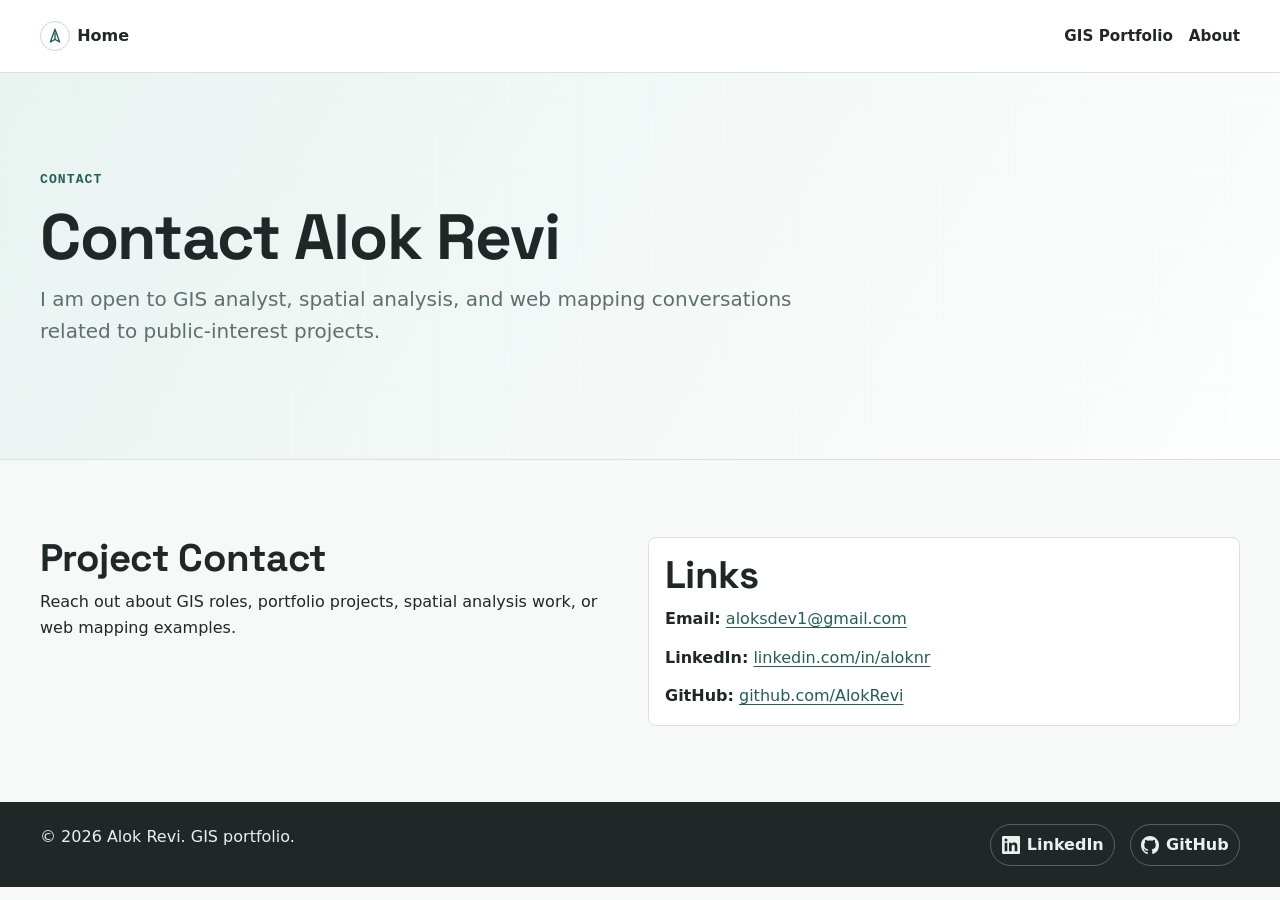
<file: dist-gis/contact/index.html>
<!doctype html>
<html lang="en">
  <head>
    <meta charset="utf-8">
    <meta name="viewport" content="width=device-width, initial-scale=1">
    <title>Alok GIS</title>
    <meta name="description" content="Contact Alok Revi for GIS analysis, spatial analysis, and web mapping project conversations.">
    <link rel="preconnect" href="https://fonts.googleapis.com">
    <link rel="preconnect" href="https://fonts.gstatic.com" crossorigin>
    <link href="https://fonts.googleapis.com/css2?family=Space+Grotesk:wght@500;600;700&display=swap" rel="stylesheet">
    <link rel="icon" href="../assets/icons/north-arrow-favicon.svg" type="image/svg+xml">
    <link rel="stylesheet" href="../css/style.css">
  </head>
  <body>
    <a class="skip-link" href="#main">Skip to content</a>
    <header class="site-header">
      <div class="container nav-wrap">
        <a class="site-brand home-link" href="../#top" aria-label="Return to top of GIS portfolio"><span class="north-arrow" aria-hidden="true"><svg viewBox="0 0 24 24" width="18" height="18" focusable="false"><path d="M12 3 5.8 20 12 16.4 18.2 20 12 3Z" fill="none" stroke="currentColor" stroke-width="1.8" stroke-linejoin="round"/><path d="M12 7.8v8.6" fill="none" stroke="currentColor" stroke-width="1.8" stroke-linecap="round"/></svg></span><span>Home</span></a>
        <button class="nav-toggle" type="button" aria-expanded="false" aria-controls="site-nav" data-nav-toggle>Menu</button>
        <nav class="site-nav" id="site-nav" aria-label="Primary navigation" data-site-nav>
          <a href="../">GIS Portfolio</a>
          <a href="../about/">About</a>
        </nav>
      </div>
    </header>
    <main id="main">
      <section class="page-hero">
        <div class="container">
          <p class="eyebrow">Contact</p>
          <h1>Contact Alok Revi</h1>
          <p class="lead">I am open to GIS analyst, spatial analysis, and web mapping conversations related to public-interest projects.</p>
        </div>
      </section>
      <section class="section">
        <div class="container grid two">
          <div>
            <h2>Project Contact</h2>
            <p>Reach out about GIS roles, portfolio projects, spatial analysis work, or web mapping examples.</p>
          </div>
          <div class="contact-card">
            <h2>Links</h2>
            <ul class="contact-list">
              <li><strong>Email:</strong> <a href="mailto:aloksdev1@gmail.com">aloksdev1@gmail.com</a></li>
              <li><strong>LinkedIn:</strong> <a href="https://www.linkedin.com/in/aloknr/" target="_blank" rel="noopener noreferrer">linkedin.com/in/aloknr</a></li>
              <li><strong>GitHub:</strong> <a href="https://github.com/AlokRevi" target="_blank" rel="noopener noreferrer">github.com/AlokRevi</a></li>
            </ul>
          </div>
        </div>
      </section>
    </main>
    <footer class="site-footer">
      <div class="container footer-grid">
        <p>&copy; 2026 Alok Revi. GIS portfolio.</p>
        <div class="footer-links">
          <a class="social-link" href="https://www.linkedin.com/in/aloknr/" target="_blank" rel="noopener noreferrer" aria-label="Visit Alok Revi on LinkedIn">
            <svg aria-hidden="true" viewBox="0 0 24 24" width="18" height="18" focusable="false">
              <path fill="currentColor" d="M20.45 20.45h-3.56v-5.58c0-1.33-.02-3.04-1.85-3.04-1.85 0-2.14 1.45-2.14 2.95v5.67H9.34V8.98h3.42v1.57h.05c.48-.9 1.64-1.85 3.37-1.85 3.61 0 4.27 2.37 4.27 5.46v6.29ZM5.32 7.41a2.06 2.06 0 1 1 0-4.12 2.06 2.06 0 0 1 0 4.12Zm1.78 13.04H3.54V8.98H7.1v11.47ZM22.23 0H1.77C.79 0 0 .77 0 1.72v20.56C0 23.23.79 24 1.77 24h20.46c.98 0 1.77-.77 1.77-1.72V1.72C24 .77 23.21 0 22.23 0Z"/>
            </svg>
            <span>LinkedIn</span>
          </a>
          <a class="social-link" href="https://github.com/AlokRevi" target="_blank" rel="noopener noreferrer" aria-label="Visit Alok Revi on GitHub">
            <svg aria-hidden="true" viewBox="0 0 24 24" width="18" height="18" focusable="false">
              <path fill="currentColor" d="M12 0C5.37 0 0 5.5 0 12.28c0 5.43 3.44 10.03 8.2 11.66.6.11.82-.27.82-.59 0-.29-.01-1.06-.02-2.08-3.34.74-4.04-1.65-4.04-1.65-.55-1.42-1.33-1.8-1.33-1.8-1.09-.76.08-.75.08-.75 1.2.09 1.84 1.27 1.84 1.27 1.07 1.88 2.81 1.34 3.5 1.02.11-.79.42-1.34.76-1.65-2.66-.31-5.46-1.36-5.46-6.07 0-1.34.47-2.44 1.24-3.3-.12-.31-.54-1.56.12-3.25 0 0 1.01-.33 3.3 1.26A11.2 11.2 0 0 1 12 5.93c1.02.01 2.04.14 3 .42 2.29-1.59 3.3-1.26 3.3-1.26.66 1.69.24 2.94.12 3.25.77.86 1.24 1.96 1.24 3.3 0 4.72-2.8 5.75-5.48 6.06.43.38.82 1.13.82 2.28 0 1.65-.02 2.98-.02 3.38 0 .33.22.71.83.59A12.26 12.26 0 0 0 24 12.28C24 5.5 18.63 0 12 0Z"/>
            </svg>
            <span>GitHub</span>
          </a>
        </div>
      </div>
    </footer>
    <script src="../js/main.js"></script>
  </body>
</html>
</file>
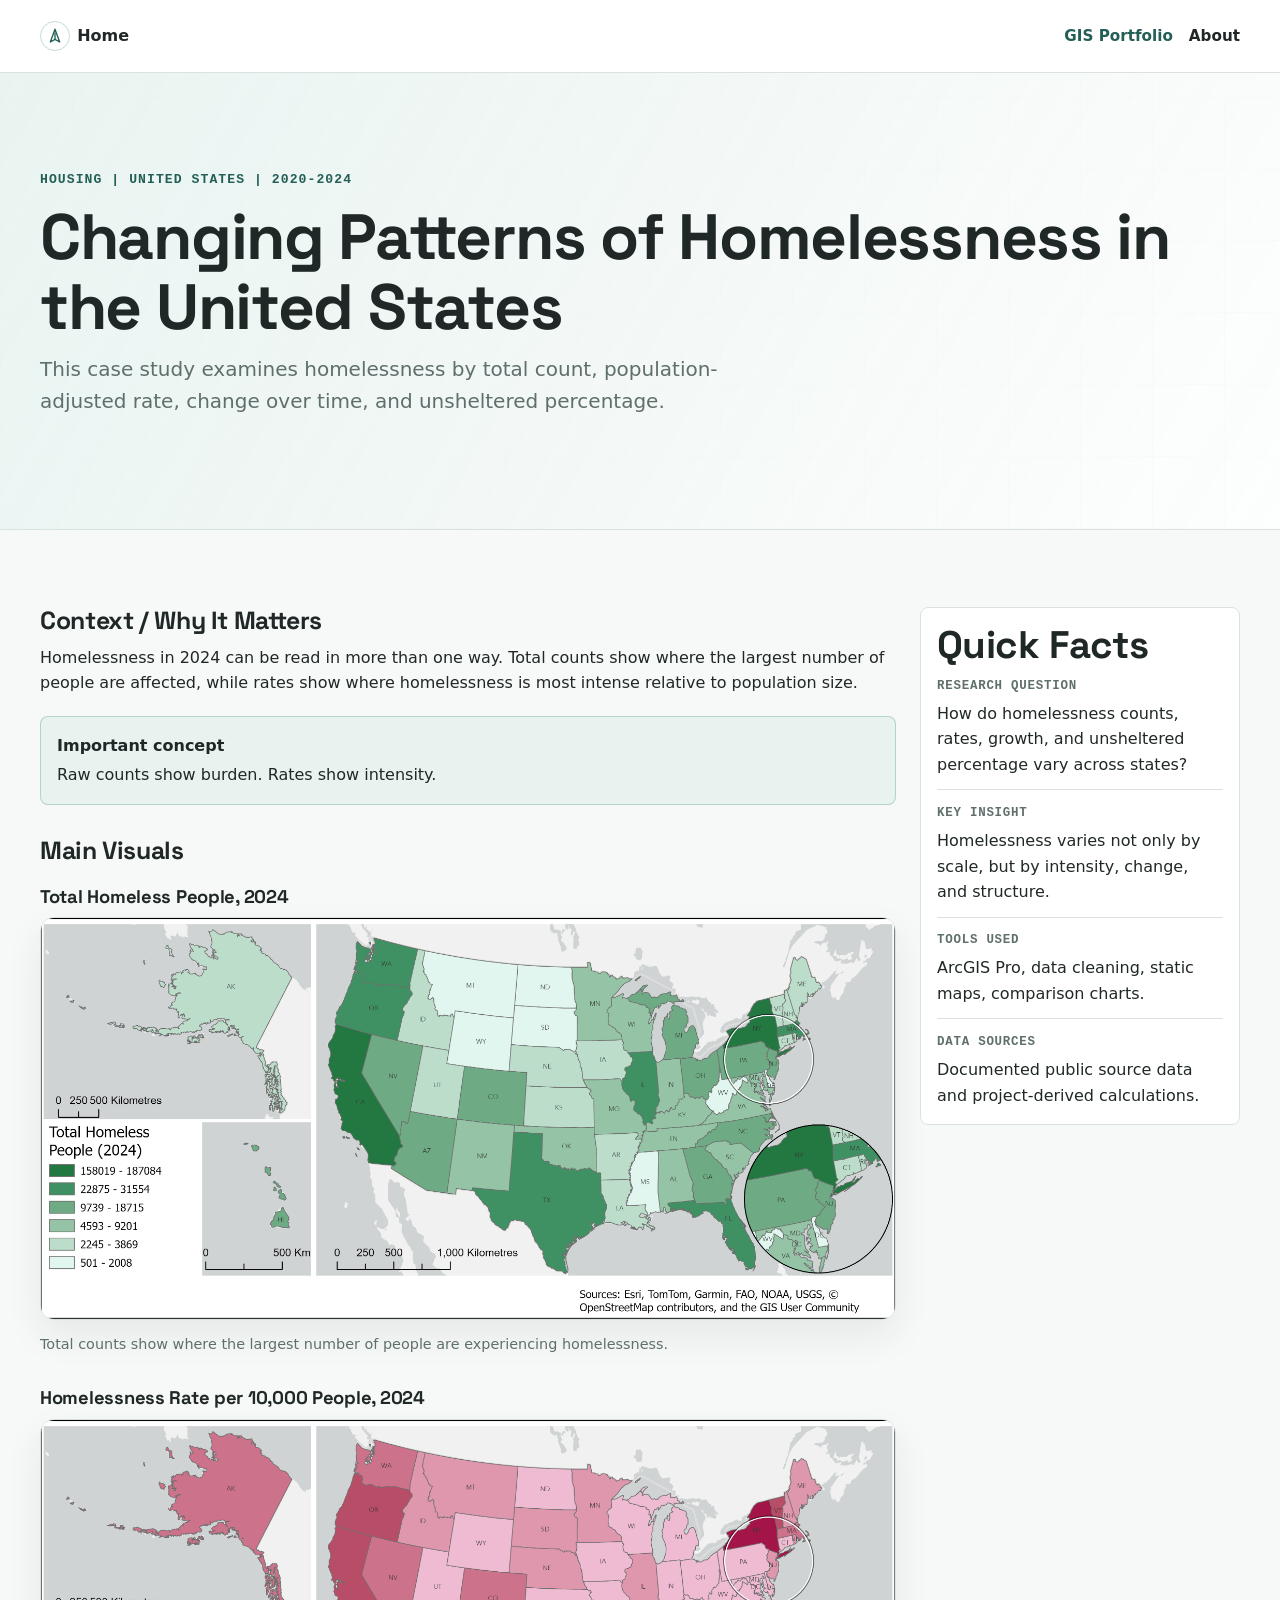
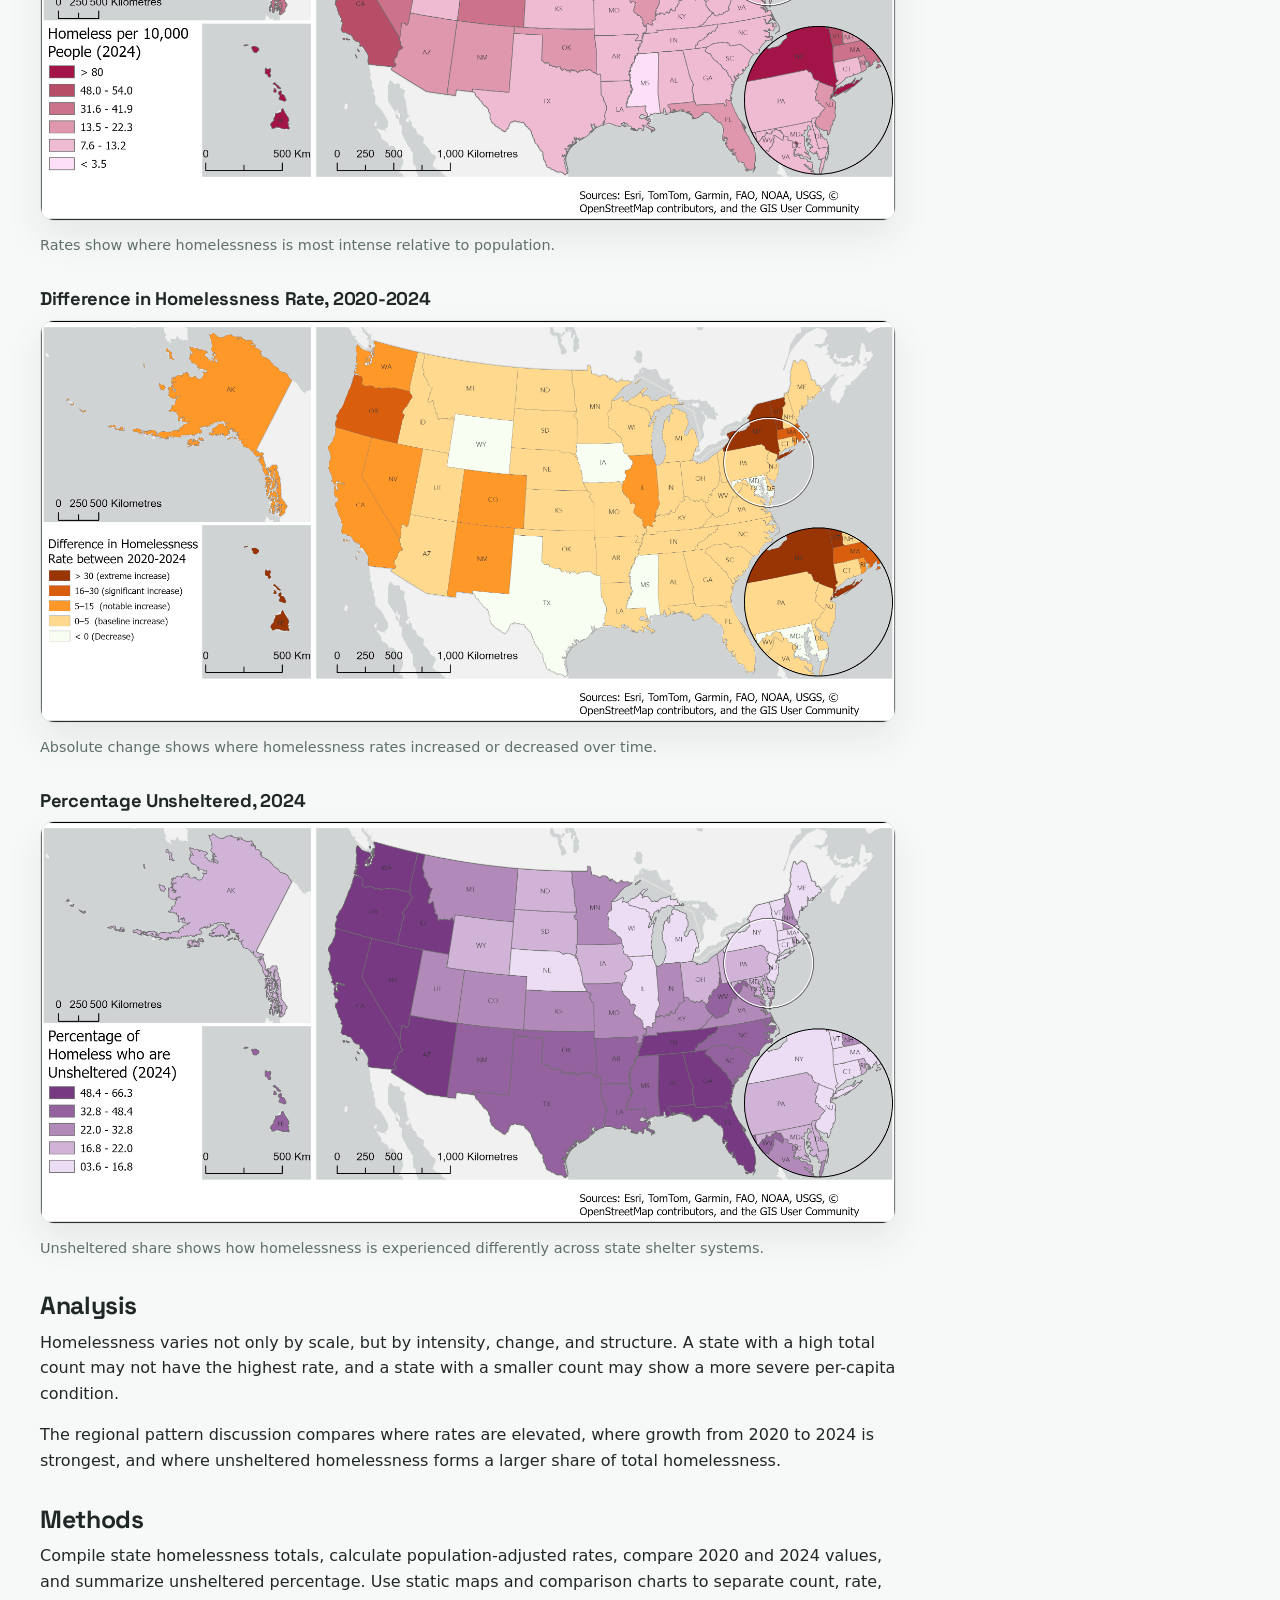
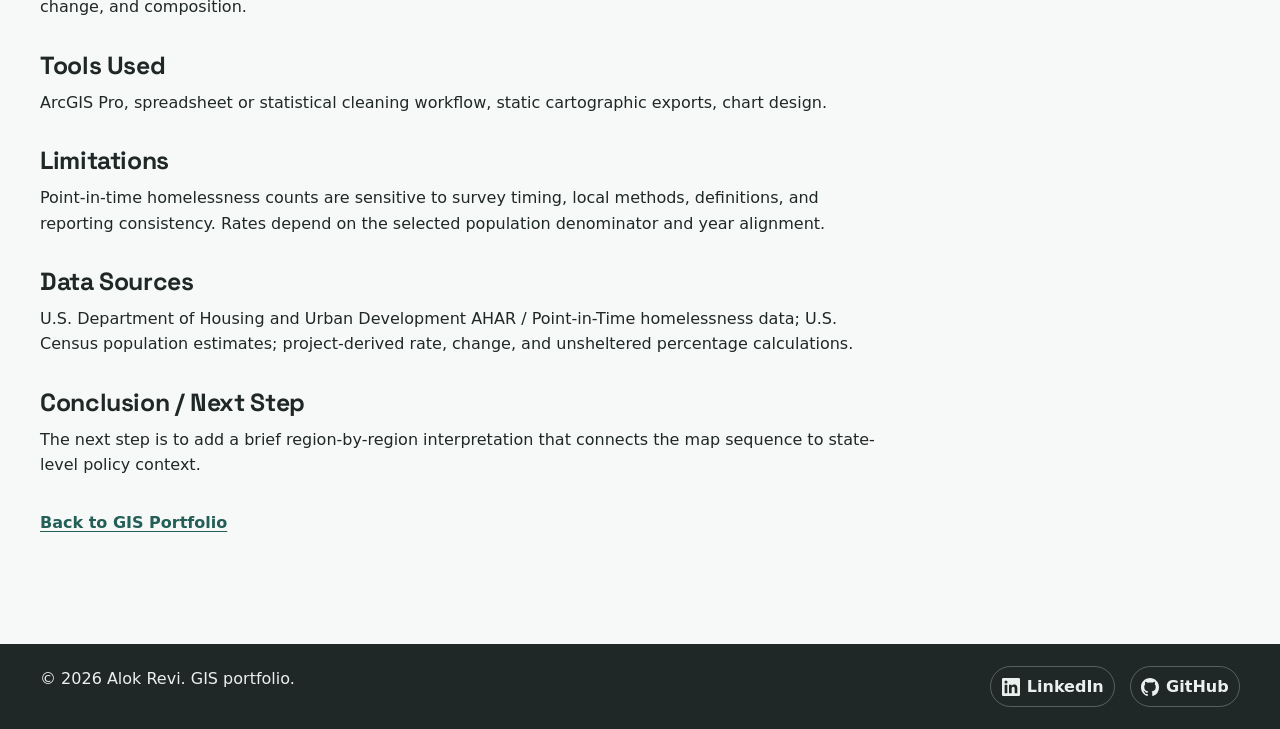
<file: dist-gis/homelessness-us/index.html>
<!doctype html>
<html lang="en">
  <head>
    <meta charset="utf-8">
    <meta name="viewport" content="width=device-width, initial-scale=1">
    <title>Alok GIS</title>
    <meta name="description" content="GIS case study on homelessness in the United States, 2020-2024, comparing counts, rates, change, and unsheltered percentage.">
    <link rel="preconnect" href="https://fonts.googleapis.com">
    <link rel="preconnect" href="https://fonts.gstatic.com" crossorigin>
    <link href="https://fonts.googleapis.com/css2?family=Space+Grotesk:wght@500;600;700&display=swap" rel="stylesheet">
    <link rel="icon" href="../assets/icons/north-arrow-favicon.svg" type="image/svg+xml">
    <link rel="stylesheet" href="../css/style.css">
  </head>
  <body>
    <a class="skip-link" href="#main">Skip to content</a>
    <header class="site-header">
      <div class="container nav-wrap">
        <a class="site-brand home-link" href="../#top" aria-label="Return to top of GIS portfolio"><span class="north-arrow" aria-hidden="true"><svg viewBox="0 0 24 24" width="18" height="18" focusable="false"><path d="M12 3 5.8 20 12 16.4 18.2 20 12 3Z" fill="none" stroke="currentColor" stroke-width="1.8" stroke-linejoin="round"/><path d="M12 7.8v8.6" fill="none" stroke="currentColor" stroke-width="1.8" stroke-linecap="round"/></svg></span><span>Home</span></a>
        <button class="nav-toggle" type="button" aria-expanded="false" aria-controls="site-nav" data-nav-toggle>Menu</button>
        <nav class="site-nav" id="site-nav" aria-label="Primary navigation" data-site-nav>
          <a href="../" aria-current="page">GIS Portfolio</a>
          <a href="../about/">About</a>
        </nav>
      </div>
    </header>
    <main id="main">
      <section class="project-hero">
        <div class="container">
          <p class="eyebrow">Housing | United States | 2020-2024</p>
          <h1>Changing Patterns of Homelessness in the United States</h1>
          <p class="lead">This case study examines homelessness by total count, population-adjusted rate, change over time, and unsheltered percentage.</p>
        </div>
      </section>
      <section class="section">
        <div class="container project-layout">
          <article>
            <section class="case-section">
              <h2>Context / Why It Matters</h2>
              <p>Homelessness in 2024 can be read in more than one way. Total counts show where the largest number of people are affected, while rates show where homelessness is most intense relative to population size.</p>
              <div class="callout"><strong>Important concept</strong>Raw counts show burden. Rates show intensity.</div>
            </section>
            <section class="case-section">
              <h2>Main Visuals</h2>
              <div class="visual-card-grid stacked-visuals">
                <figure class="visual-card">
                  <h3>Total Homeless People, 2024</h3>
                  <img src="../assets/maps/homelessness-us/homelessness-total-count-2024.png" alt="Map showing total homeless people by U.S. state in 2024." loading="lazy">
                  <figcaption>Total counts show where the largest number of people are experiencing homelessness.</figcaption>
                </figure>
                <figure class="visual-card">
                  <h3>Homelessness Rate per 10,000 People, 2024</h3>
                  <img src="../assets/maps/homelessness-us/homelessness-rate-2024.png" alt="Map showing homelessness rate per 10,000 people by U.S. state in 2024." loading="lazy">
                  <figcaption>Rates show where homelessness is most intense relative to population.</figcaption>
                </figure>
                <figure class="visual-card">
                  <h3>Difference in Homelessness Rate, 2020-2024</h3>
                  <img src="../assets/maps/homelessness-us/homelessness-rate-difference-2020-2024.png" alt="Map showing the absolute difference in homelessness rate by U.S. state between 2020 and 2024." loading="lazy">
                  <figcaption>Absolute change shows where homelessness rates increased or decreased over time.</figcaption>
                </figure>
                <figure class="visual-card">
                  <h3>Percentage Unsheltered, 2024</h3>
                  <img src="../assets/maps/homelessness-us/homelessness-unsheltered-2024.png" alt="Map showing the percentage of homeless people who are unsheltered by U.S. state in 2024." loading="lazy">
                  <figcaption>Unsheltered share shows how homelessness is experienced differently across state shelter systems.</figcaption>
                </figure>
              </div>
            </section>
            <section class="case-section">
              <h2>Analysis</h2>
              <p>Homelessness varies not only by scale, but by intensity, change, and structure. A state with a high total count may not have the highest rate, and a state with a smaller count may show a more severe per-capita condition.</p>
              <p>The regional pattern discussion compares where rates are elevated, where growth from 2020 to 2024 is strongest, and where unsheltered homelessness forms a larger share of total homelessness.</p>
            </section>
            <section class="case-section">
              <h2>Methods</h2>
              <p>Compile state homelessness totals, calculate population-adjusted rates, compare 2020 and 2024 values, and summarize unsheltered percentage. Use static maps and comparison charts to separate count, rate, change, and composition.</p>
            </section>
            <section class="case-section">
              <h2>Tools Used</h2>
              <p>ArcGIS Pro, spreadsheet or statistical cleaning workflow, static cartographic exports, chart design.</p>
            </section>
            <section class="case-section">
              <h2>Limitations</h2>
              <p>Point-in-time homelessness counts are sensitive to survey timing, local methods, definitions, and reporting consistency. Rates depend on the selected population denominator and year alignment.</p>
            </section>
            <section class="case-section">
              <h2>Data Sources</h2>
              <p>U.S. Department of Housing and Urban Development AHAR / Point-in-Time homelessness data; U.S. Census population estimates; project-derived rate, change, and unsheltered percentage calculations.</p>
            </section>
            <section class="case-section">
              <h2>Conclusion / Next Step</h2>
              <p>The next step is to add a brief region-by-region interpretation that connects the map sequence to state-level policy context.</p>
              <a class="back-link" href="../">Back to GIS Portfolio</a>
            </section>
          </article>
          <aside class="fact-panel" aria-label="Quick facts">
            <h2>Quick Facts</h2>
            <dl class="fact-list">
              <div><dt>Research question</dt><dd>How do homelessness counts, rates, growth, and unsheltered percentage vary across states?</dd></div>
              <div><dt>Key insight</dt><dd>Homelessness varies not only by scale, but by intensity, change, and structure.</dd></div>
              <div><dt>Tools used</dt><dd>ArcGIS Pro, data cleaning, static maps, comparison charts.</dd></div>
              <div><dt>Data sources</dt><dd>Documented public source data and project-derived calculations.</dd></div>
            </dl>
          </aside>
        </div>
      </section>
    </main>
    <footer class="site-footer">
      <div class="container footer-grid">
        <p>&copy; 2026 Alok Revi. GIS portfolio.</p>
        <div class="footer-links">
          <a class="social-link" href="https://www.linkedin.com/in/aloknr/" target="_blank" rel="noopener noreferrer" aria-label="Visit Alok Revi on LinkedIn">
            <svg aria-hidden="true" viewBox="0 0 24 24" width="18" height="18" focusable="false">
              <path fill="currentColor" d="M20.45 20.45h-3.56v-5.58c0-1.33-.02-3.04-1.85-3.04-1.85 0-2.14 1.45-2.14 2.95v5.67H9.34V8.98h3.42v1.57h.05c.48-.9 1.64-1.85 3.37-1.85 3.61 0 4.27 2.37 4.27 5.46v6.29ZM5.32 7.41a2.06 2.06 0 1 1 0-4.12 2.06 2.06 0 0 1 0 4.12Zm1.78 13.04H3.54V8.98H7.1v11.47ZM22.23 0H1.77C.79 0 0 .77 0 1.72v20.56C0 23.23.79 24 1.77 24h20.46c.98 0 1.77-.77 1.77-1.72V1.72C24 .77 23.21 0 22.23 0Z"/>
            </svg>
            <span>LinkedIn</span>
          </a>
          <a class="social-link" href="https://github.com/AlokRevi" target="_blank" rel="noopener noreferrer" aria-label="Visit Alok Revi on GitHub">
            <svg aria-hidden="true" viewBox="0 0 24 24" width="18" height="18" focusable="false">
              <path fill="currentColor" d="M12 0C5.37 0 0 5.5 0 12.28c0 5.43 3.44 10.03 8.2 11.66.6.11.82-.27.82-.59 0-.29-.01-1.06-.02-2.08-3.34.74-4.04-1.65-4.04-1.65-.55-1.42-1.33-1.8-1.33-1.8-1.09-.76.08-.75.08-.75 1.2.09 1.84 1.27 1.84 1.27 1.07 1.88 2.81 1.34 3.5 1.02.11-.79.42-1.34.76-1.65-2.66-.31-5.46-1.36-5.46-6.07 0-1.34.47-2.44 1.24-3.3-.12-.31-.54-1.56.12-3.25 0 0 1.01-.33 3.3 1.26A11.2 11.2 0 0 1 12 5.93c1.02.01 2.04.14 3 .42 2.29-1.59 3.3-1.26 3.3-1.26.66 1.69.24 2.94.12 3.25.77.86 1.24 1.96 1.24 3.3 0 4.72-2.8 5.75-5.48 6.06.43.38.82 1.13.82 2.28 0 1.65-.02 2.98-.02 3.38 0 .33.22.71.83.59A12.26 12.26 0 0 0 24 12.28C24 5.5 18.63 0 12 0Z"/>
            </svg>
            <span>GitHub</span>
          </a>
        </div>
      </div>
    </footer>
    <script src="../js/main.js"></script>
  </body>
</html>
</file>
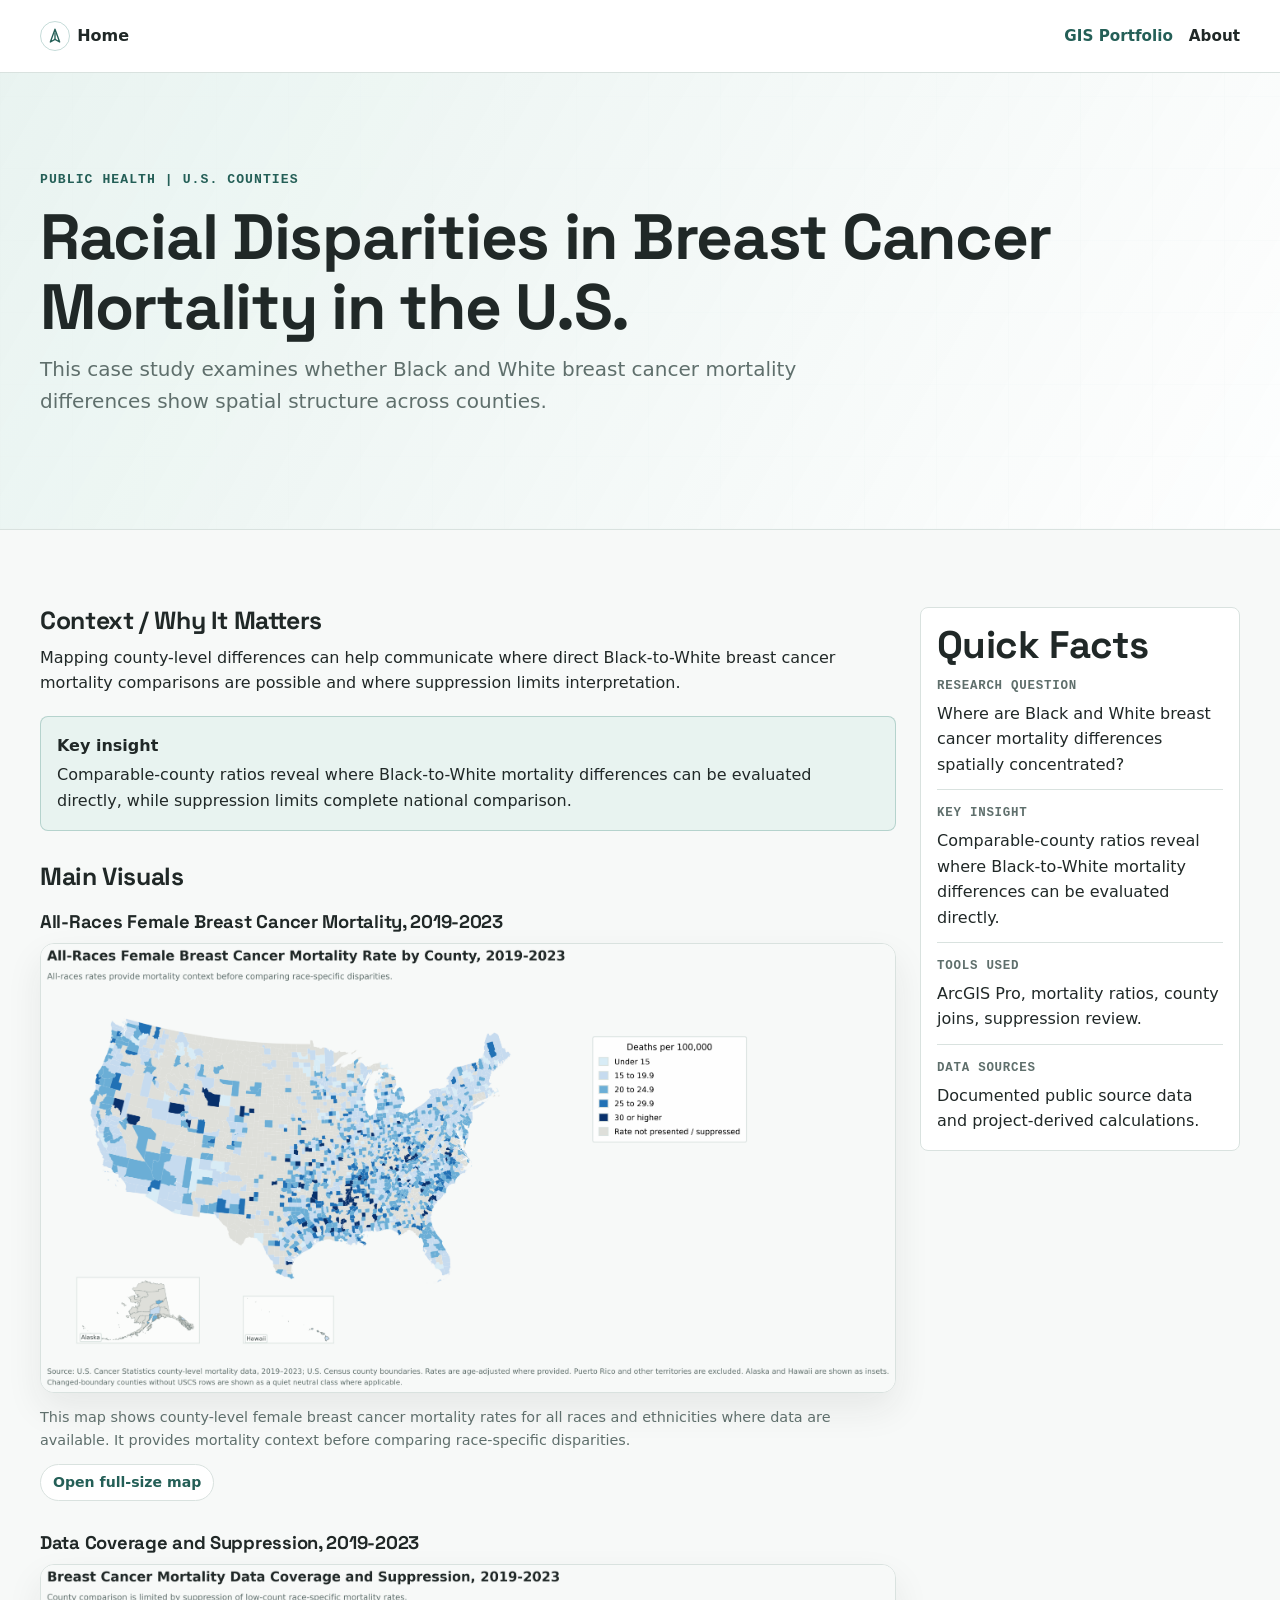
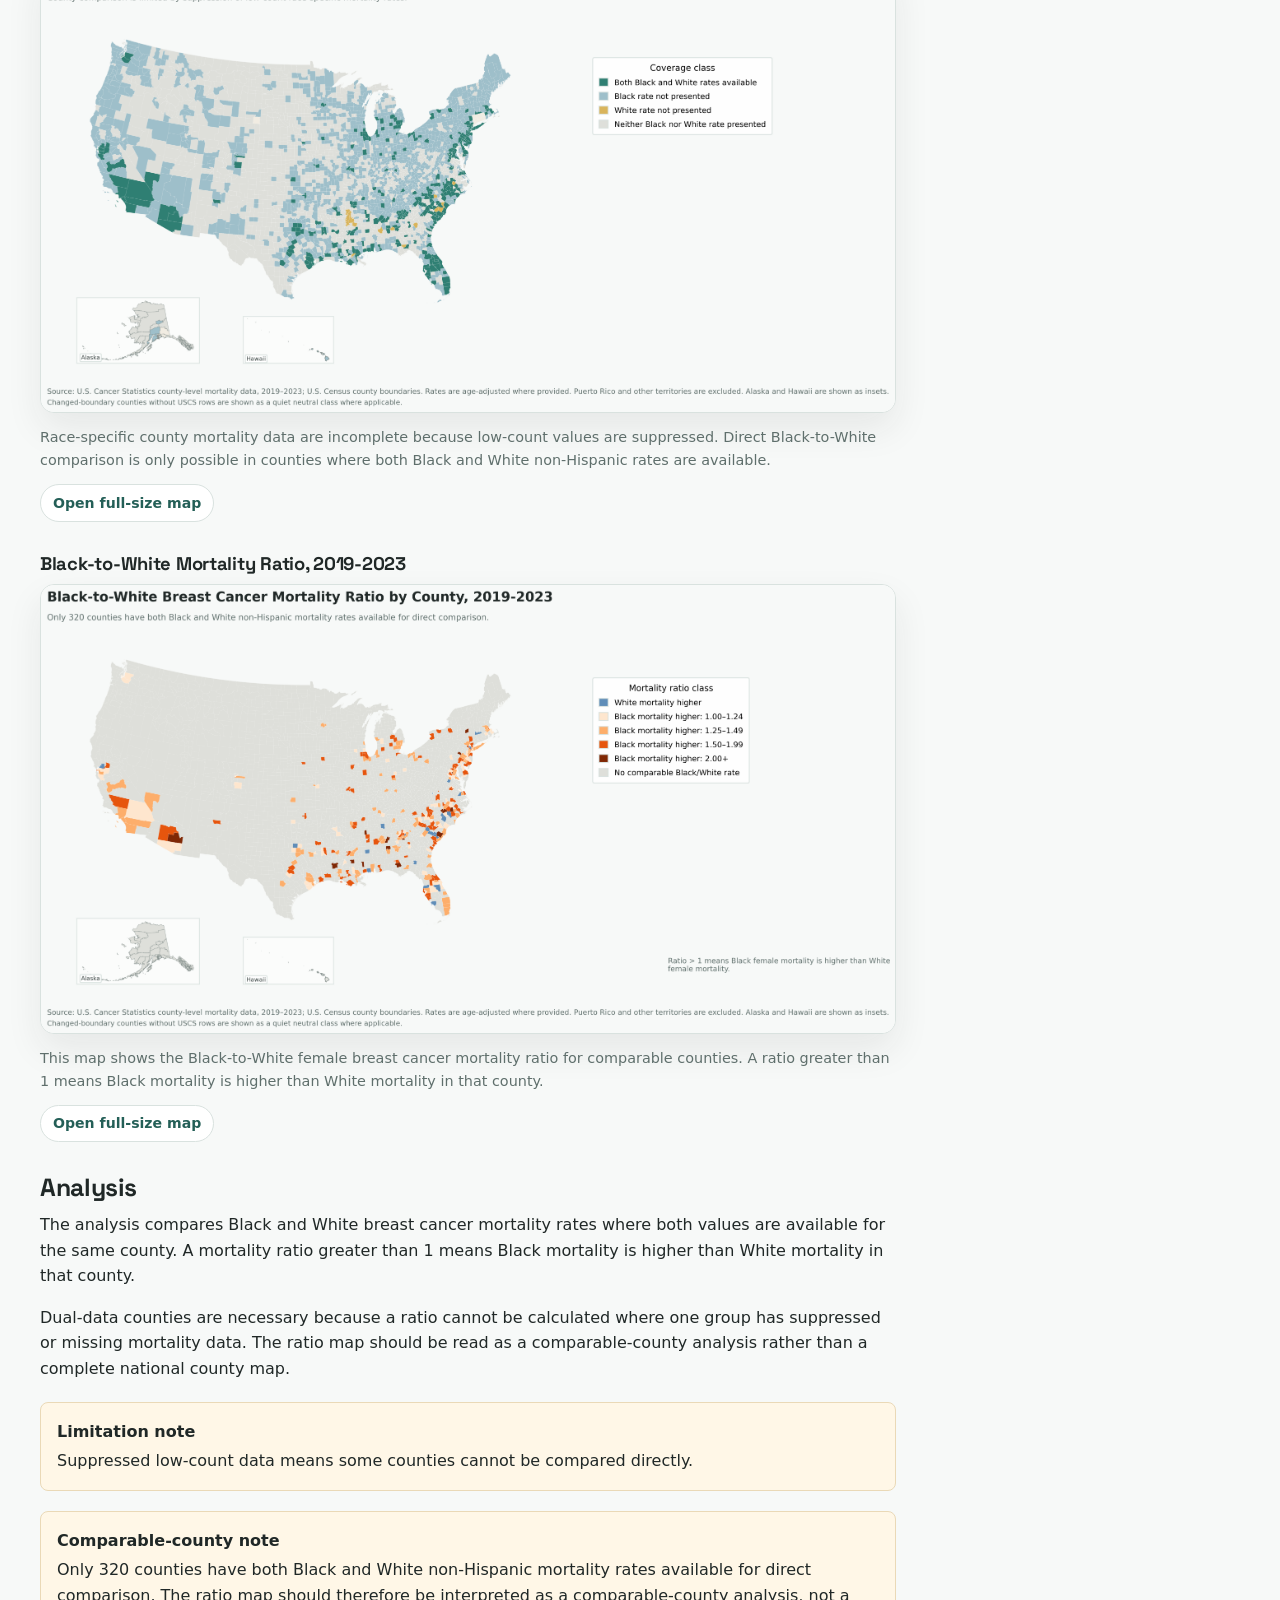
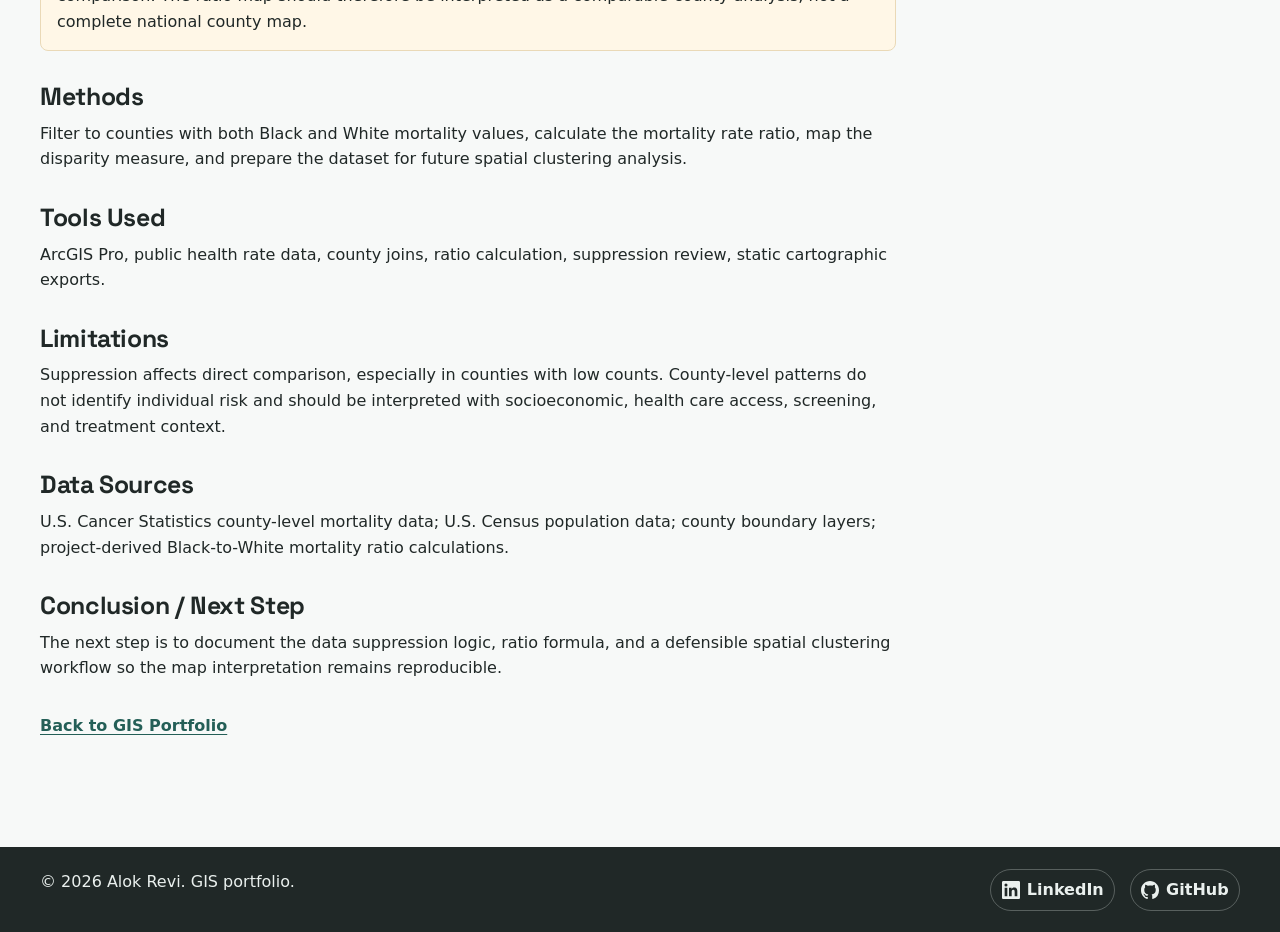
<file: gis/breast-cancer-mortality/index.html>
<!doctype html>
<html lang="en">
  <head>
    <meta charset="utf-8">
    <meta name="viewport" content="width=device-width, initial-scale=1">
    <title>Alok GIS</title>
    <meta name="description" content="GIS case study on spatial patterns in Black and White breast cancer mortality disparities across U.S. counties.">
    <link rel="preconnect" href="https://fonts.googleapis.com">
    <link rel="preconnect" href="https://fonts.gstatic.com" crossorigin>
    <link href="https://fonts.googleapis.com/css2?family=Space+Grotesk:wght@500;600;700&display=swap" rel="stylesheet">
    <link rel="icon" href="/assets/icons/north-arrow-favicon.svg" type="image/svg+xml">
    <link rel="stylesheet" href="/css/style.css">
  </head>
  <body>
    <a class="skip-link" href="#main">Skip to content</a>
    <header class="site-header">
      <div class="container nav-wrap">
        <a class="site-brand home-link" href="/gis/#top" aria-label="Return to top of GIS portfolio"><span class="north-arrow" aria-hidden="true"><svg viewBox="0 0 24 24" width="18" height="18" focusable="false"><path d="M12 3 5.8 20 12 16.4 18.2 20 12 3Z" fill="none" stroke="currentColor" stroke-width="1.8" stroke-linejoin="round"/><path d="M12 7.8v8.6" fill="none" stroke="currentColor" stroke-width="1.8" stroke-linecap="round"/></svg></span><span>Home</span></a>
        <button class="nav-toggle" type="button" aria-expanded="false" aria-controls="site-nav" data-nav-toggle>Menu</button>
        <nav class="site-nav" id="site-nav" aria-label="Primary navigation" data-site-nav>
          <a href="/gis/" aria-current="page">GIS Portfolio</a>
          <a href="/about/">About</a>
        </nav>
      </div>
    </header>
    <main id="main">
      <section class="project-hero">
        <div class="container">
          <p class="eyebrow">Public Health | U.S. Counties</p>
          <h1>Racial Disparities in Breast Cancer Mortality in the U.S.</h1>
          <p class="lead">This case study examines whether Black and White breast cancer mortality differences show spatial structure across counties.</p>
        </div>
      </section>
      <section class="section">
        <div class="container project-layout">
          <article>
            <section class="case-section">
              <h2>Context / Why It Matters</h2>
              <p>Mapping county-level differences can help communicate where direct Black-to-White breast cancer mortality comparisons are possible and where suppression limits interpretation.</p>
              <div class="callout"><strong>Key insight</strong>Comparable-county ratios reveal where Black-to-White mortality differences can be evaluated directly, while suppression limits complete national comparison.</div>
            </section>
            <section class="case-section">
              <h2>Main Visuals</h2>
              <div class="visual-card-grid stacked-visuals">
                <figure class="visual-card">
                  <h3>All-Races Female Breast Cancer Mortality, 2019-2023</h3>
                  <img src="../../assets/maps/breast-cancer-mortality/breast-cancer-all-races-mortality-2019-2023.png" alt="County-level map of all-races female breast cancer mortality rates in the United States for 2019 to 2023, with Alaska and Hawaii shown as insets." loading="lazy">
                  <figcaption>This map shows county-level female breast cancer mortality rates for all races and ethnicities where data are available. It provides mortality context before comparing race-specific disparities.</figcaption>
                  <a class="map-full-link" href="../../assets/maps/breast-cancer-mortality/breast-cancer-all-races-mortality-2019-2023.png" target="_blank" rel="noopener">Open full-size map</a>
                </figure>
                <figure class="visual-card">
                  <h3>Data Coverage and Suppression, 2019-2023</h3>
                  <img src="../../assets/maps/breast-cancer-mortality/breast-cancer-data-coverage-2019-2023.png" alt="County-level map showing where Black and White non-Hispanic breast cancer mortality rates are available or suppressed for direct comparison." loading="lazy">
                  <figcaption>Race-specific county mortality data are incomplete because low-count values are suppressed. Direct Black-to-White comparison is only possible in counties where both Black and White non-Hispanic rates are available.</figcaption>
                  <a class="map-full-link" href="../../assets/maps/breast-cancer-mortality/breast-cancer-data-coverage-2019-2023.png" target="_blank" rel="noopener">Open full-size map</a>
                </figure>
                <figure class="visual-card">
                  <h3>Black-to-White Mortality Ratio, 2019-2023</h3>
                  <img src="../../assets/maps/breast-cancer-mortality/breast-cancer-mortality-ratio-2019-2023.png" alt="County-level map of the Black-to-White female breast cancer mortality ratio for counties with comparable Black and White non-Hispanic mortality rates." loading="lazy">
                  <figcaption>This map shows the Black-to-White female breast cancer mortality ratio for comparable counties. A ratio greater than 1 means Black mortality is higher than White mortality in that county.</figcaption>
                  <a class="map-full-link" href="../../assets/maps/breast-cancer-mortality/breast-cancer-mortality-ratio-2019-2023.png" target="_blank" rel="noopener">Open full-size map</a>
                </figure>
              </div>
            </section>
            <section class="case-section">
              <h2>Analysis</h2>
              <p>The analysis compares Black and White breast cancer mortality rates where both values are available for the same county. A mortality ratio greater than 1 means Black mortality is higher than White mortality in that county.</p>
              <p>Dual-data counties are necessary because a ratio cannot be calculated where one group has suppressed or missing mortality data. The ratio map should be read as a comparable-county analysis rather than a complete national county map.</p>
              <div class="callout warning"><strong>Limitation note</strong>Suppressed low-count data means some counties cannot be compared directly.</div>
              <div class="callout warning"><strong>Comparable-county note</strong>Only 320 counties have both Black and White non-Hispanic mortality rates available for direct comparison. The ratio map should therefore be interpreted as a comparable-county analysis, not a complete national county map.</div>
            </section>
            <section class="case-section">
              <h2>Methods</h2>
              <p>Filter to counties with both Black and White mortality values, calculate the mortality rate ratio, map the disparity measure, and prepare the dataset for future spatial clustering analysis.</p>
            </section>
            <section class="case-section">
              <h2>Tools Used</h2>
              <p>ArcGIS Pro, public health rate data, county joins, ratio calculation, suppression review, static cartographic exports.</p>
            </section>
            <section class="case-section">
              <h2>Limitations</h2>
              <p>Suppression affects direct comparison, especially in counties with low counts. County-level patterns do not identify individual risk and should be interpreted with socioeconomic, health care access, screening, and treatment context.</p>
            </section>
            <section class="case-section">
              <h2>Data Sources</h2>
              <p>U.S. Cancer Statistics county-level mortality data; U.S. Census population data; county boundary layers; project-derived Black-to-White mortality ratio calculations.</p>
            </section>
            <section class="case-section">
              <h2>Conclusion / Next Step</h2>
              <p>The next step is to document the data suppression logic, ratio formula, and a defensible spatial clustering workflow so the map interpretation remains reproducible.</p>
              <a class="back-link" href="/gis/">Back to GIS Portfolio</a>
            </section>
          </article>
          <aside class="fact-panel" aria-label="Quick facts">
            <h2>Quick Facts</h2>
            <dl class="fact-list">
              <div><dt>Research question</dt><dd>Where are Black and White breast cancer mortality differences spatially concentrated?</dd></div>
              <div><dt>Key insight</dt><dd>Comparable-county ratios reveal where Black-to-White mortality differences can be evaluated directly.</dd></div>
              <div><dt>Tools used</dt><dd>ArcGIS Pro, mortality ratios, county joins, suppression review.</dd></div>
              <div><dt>Data sources</dt><dd>Documented public source data and project-derived calculations.</dd></div>
            </dl>
          </aside>
        </div>
      </section>
    </main>
    <footer class="site-footer">
      <div class="container footer-grid">
        <p>&copy; 2026 Alok Revi. GIS portfolio.</p>
        <div class="footer-links">
          <a class="social-link" href="https://www.linkedin.com/in/aloknr/" target="_blank" rel="noopener noreferrer" aria-label="Visit Alok Revi on LinkedIn">
            <svg aria-hidden="true" viewBox="0 0 24 24" width="18" height="18" focusable="false">
              <path fill="currentColor" d="M20.45 20.45h-3.56v-5.58c0-1.33-.02-3.04-1.85-3.04-1.85 0-2.14 1.45-2.14 2.95v5.67H9.34V8.98h3.42v1.57h.05c.48-.9 1.64-1.85 3.37-1.85 3.61 0 4.27 2.37 4.27 5.46v6.29ZM5.32 7.41a2.06 2.06 0 1 1 0-4.12 2.06 2.06 0 0 1 0 4.12Zm1.78 13.04H3.54V8.98H7.1v11.47ZM22.23 0H1.77C.79 0 0 .77 0 1.72v20.56C0 23.23.79 24 1.77 24h20.46c.98 0 1.77-.77 1.77-1.72V1.72C24 .77 23.21 0 22.23 0Z"/>
            </svg>
            <span>LinkedIn</span>
          </a>
          <a class="social-link" href="https://github.com/AlokRevi" target="_blank" rel="noopener noreferrer" aria-label="Visit Alok Revi on GitHub">
            <svg aria-hidden="true" viewBox="0 0 24 24" width="18" height="18" focusable="false">
              <path fill="currentColor" d="M12 0C5.37 0 0 5.5 0 12.28c0 5.43 3.44 10.03 8.2 11.66.6.11.82-.27.82-.59 0-.29-.01-1.06-.02-2.08-3.34.74-4.04-1.65-4.04-1.65-.55-1.42-1.33-1.8-1.33-1.8-1.09-.76.08-.75.08-.75 1.2.09 1.84 1.27 1.84 1.27 1.07 1.88 2.81 1.34 3.5 1.02.11-.79.42-1.34.76-1.65-2.66-.31-5.46-1.36-5.46-6.07 0-1.34.47-2.44 1.24-3.3-.12-.31-.54-1.56.12-3.25 0 0 1.01-.33 3.3 1.26A11.2 11.2 0 0 1 12 5.93c1.02.01 2.04.14 3 .42 2.29-1.59 3.3-1.26 3.3-1.26.66 1.69.24 2.94.12 3.25.77.86 1.24 1.96 1.24 3.3 0 4.72-2.8 5.75-5.48 6.06.43.38.82 1.13.82 2.28 0 1.65-.02 2.98-.02 3.38 0 .33.22.71.83.59A12.26 12.26 0 0 0 24 12.28C24 5.5 18.63 0 12 0Z"/>
            </svg>
            <span>GitHub</span>
          </a>
        </div>
      </div>
    </footer>
    <script src="/js/main.js"></script>
  </body>
</html>
</file>
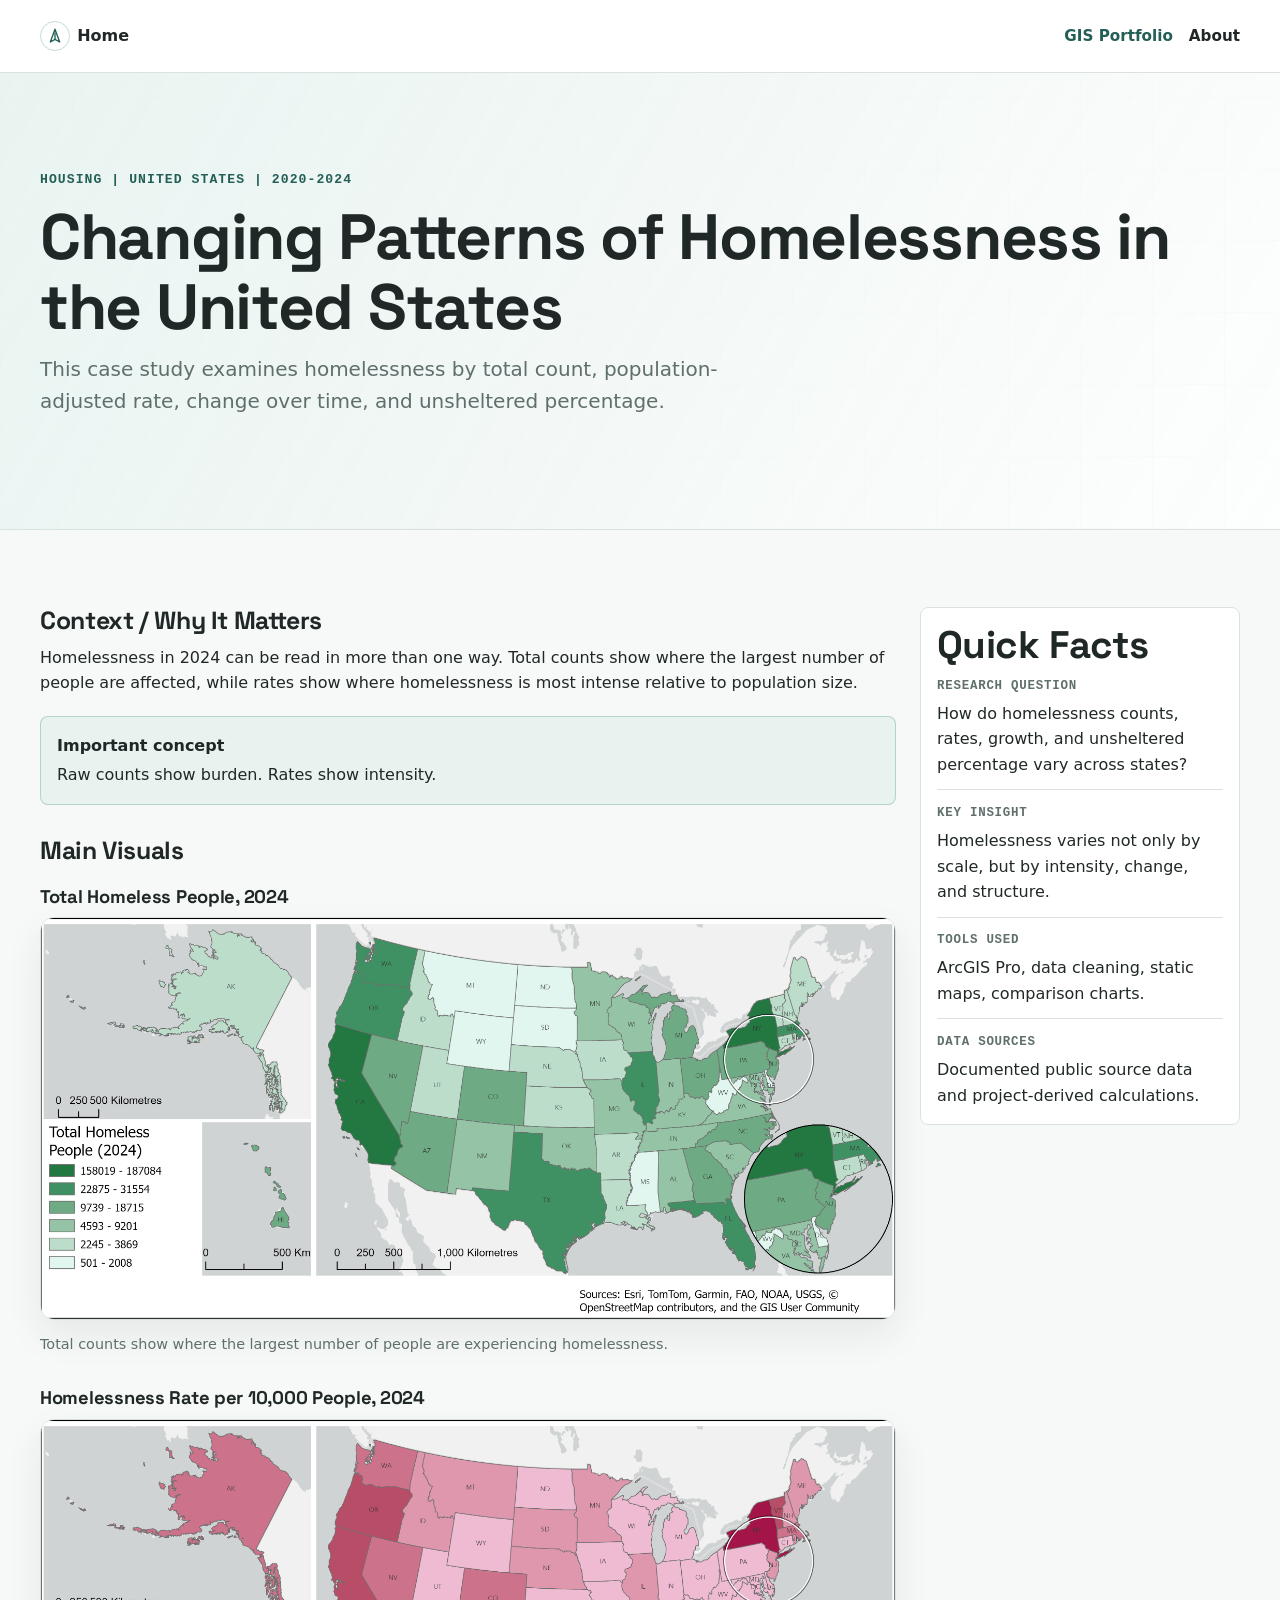
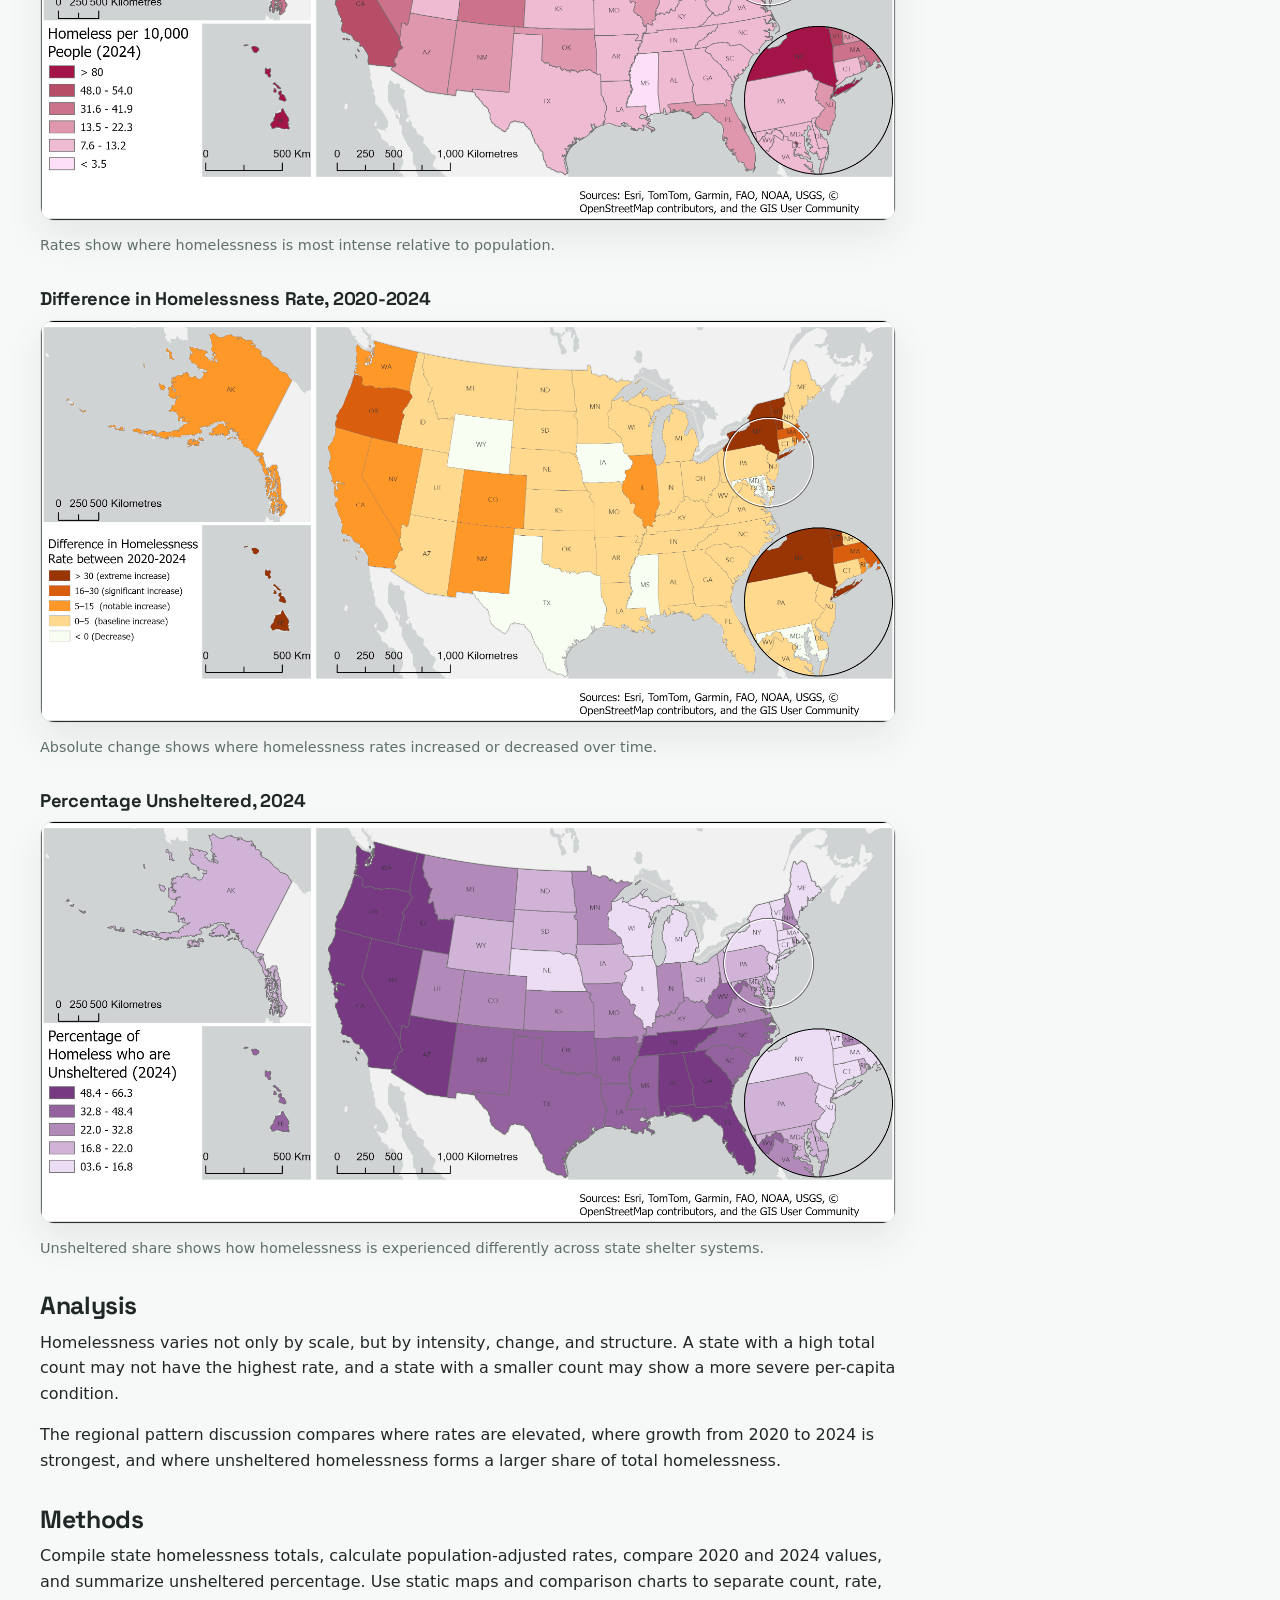
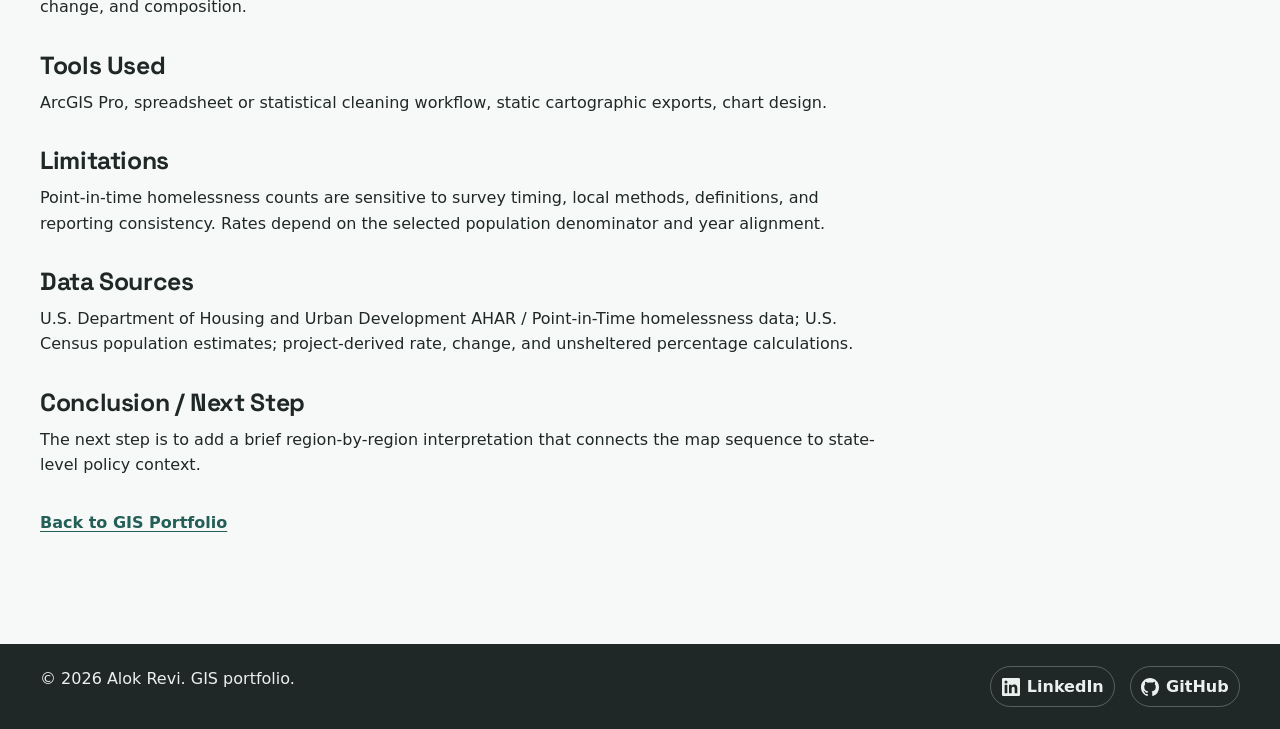
<file: gis/homelessness-us/index.html>
<!doctype html>
<html lang="en">
  <head>
    <meta charset="utf-8">
    <meta name="viewport" content="width=device-width, initial-scale=1">
    <title>Alok GIS</title>
    <meta name="description" content="GIS case study on homelessness in the United States, 2020-2024, comparing counts, rates, change, and unsheltered percentage.">
    <link rel="preconnect" href="https://fonts.googleapis.com">
    <link rel="preconnect" href="https://fonts.gstatic.com" crossorigin>
    <link href="https://fonts.googleapis.com/css2?family=Space+Grotesk:wght@500;600;700&display=swap" rel="stylesheet">
    <link rel="icon" href="/assets/icons/north-arrow-favicon.svg" type="image/svg+xml">
    <link rel="stylesheet" href="/css/style.css">
  </head>
  <body>
    <a class="skip-link" href="#main">Skip to content</a>
    <header class="site-header">
      <div class="container nav-wrap">
        <a class="site-brand home-link" href="/gis/#top" aria-label="Return to top of GIS portfolio"><span class="north-arrow" aria-hidden="true"><svg viewBox="0 0 24 24" width="18" height="18" focusable="false"><path d="M12 3 5.8 20 12 16.4 18.2 20 12 3Z" fill="none" stroke="currentColor" stroke-width="1.8" stroke-linejoin="round"/><path d="M12 7.8v8.6" fill="none" stroke="currentColor" stroke-width="1.8" stroke-linecap="round"/></svg></span><span>Home</span></a>
        <button class="nav-toggle" type="button" aria-expanded="false" aria-controls="site-nav" data-nav-toggle>Menu</button>
        <nav class="site-nav" id="site-nav" aria-label="Primary navigation" data-site-nav>
          <a href="/gis/" aria-current="page">GIS Portfolio</a>
          <a href="/about/">About</a>
        </nav>
      </div>
    </header>
    <main id="main">
      <section class="project-hero">
        <div class="container">
          <p class="eyebrow">Housing | United States | 2020-2024</p>
          <h1>Changing Patterns of Homelessness in the United States</h1>
          <p class="lead">This case study examines homelessness by total count, population-adjusted rate, change over time, and unsheltered percentage.</p>
        </div>
      </section>
      <section class="section">
        <div class="container project-layout">
          <article>
            <section class="case-section">
              <h2>Context / Why It Matters</h2>
              <p>Homelessness in 2024 can be read in more than one way. Total counts show where the largest number of people are affected, while rates show where homelessness is most intense relative to population size.</p>
              <div class="callout"><strong>Important concept</strong>Raw counts show burden. Rates show intensity.</div>
            </section>
            <section class="case-section">
              <h2>Main Visuals</h2>
              <div class="visual-card-grid stacked-visuals">
                <figure class="visual-card">
                  <h3>Total Homeless People, 2024</h3>
                  <img src="../../assets/maps/homelessness-us/homelessness-total-count-2024.png" alt="Map showing total homeless people by U.S. state in 2024." loading="lazy">
                  <figcaption>Total counts show where the largest number of people are experiencing homelessness.</figcaption>
                </figure>
                <figure class="visual-card">
                  <h3>Homelessness Rate per 10,000 People, 2024</h3>
                  <img src="../../assets/maps/homelessness-us/homelessness-rate-2024.png" alt="Map showing homelessness rate per 10,000 people by U.S. state in 2024." loading="lazy">
                  <figcaption>Rates show where homelessness is most intense relative to population.</figcaption>
                </figure>
                <figure class="visual-card">
                  <h3>Difference in Homelessness Rate, 2020-2024</h3>
                  <img src="../../assets/maps/homelessness-us/homelessness-rate-difference-2020-2024.png" alt="Map showing the absolute difference in homelessness rate by U.S. state between 2020 and 2024." loading="lazy">
                  <figcaption>Absolute change shows where homelessness rates increased or decreased over time.</figcaption>
                </figure>
                <figure class="visual-card">
                  <h3>Percentage Unsheltered, 2024</h3>
                  <img src="../../assets/maps/homelessness-us/homelessness-unsheltered-2024.png" alt="Map showing the percentage of homeless people who are unsheltered by U.S. state in 2024." loading="lazy">
                  <figcaption>Unsheltered share shows how homelessness is experienced differently across state shelter systems.</figcaption>
                </figure>
              </div>
            </section>
            <section class="case-section">
              <h2>Analysis</h2>
              <p>Homelessness varies not only by scale, but by intensity, change, and structure. A state with a high total count may not have the highest rate, and a state with a smaller count may show a more severe per-capita condition.</p>
              <p>The regional pattern discussion compares where rates are elevated, where growth from 2020 to 2024 is strongest, and where unsheltered homelessness forms a larger share of total homelessness.</p>
            </section>
            <section class="case-section">
              <h2>Methods</h2>
              <p>Compile state homelessness totals, calculate population-adjusted rates, compare 2020 and 2024 values, and summarize unsheltered percentage. Use static maps and comparison charts to separate count, rate, change, and composition.</p>
            </section>
            <section class="case-section">
              <h2>Tools Used</h2>
              <p>ArcGIS Pro, spreadsheet or statistical cleaning workflow, static cartographic exports, chart design.</p>
            </section>
            <section class="case-section">
              <h2>Limitations</h2>
              <p>Point-in-time homelessness counts are sensitive to survey timing, local methods, definitions, and reporting consistency. Rates depend on the selected population denominator and year alignment.</p>
            </section>
            <section class="case-section">
              <h2>Data Sources</h2>
              <p>U.S. Department of Housing and Urban Development AHAR / Point-in-Time homelessness data; U.S. Census population estimates; project-derived rate, change, and unsheltered percentage calculations.</p>
            </section>
            <section class="case-section">
              <h2>Conclusion / Next Step</h2>
              <p>The next step is to add a brief region-by-region interpretation that connects the map sequence to state-level policy context.</p>
              <a class="back-link" href="/gis/">Back to GIS Portfolio</a>
            </section>
          </article>
          <aside class="fact-panel" aria-label="Quick facts">
            <h2>Quick Facts</h2>
            <dl class="fact-list">
              <div><dt>Research question</dt><dd>How do homelessness counts, rates, growth, and unsheltered percentage vary across states?</dd></div>
              <div><dt>Key insight</dt><dd>Homelessness varies not only by scale, but by intensity, change, and structure.</dd></div>
              <div><dt>Tools used</dt><dd>ArcGIS Pro, data cleaning, static maps, comparison charts.</dd></div>
              <div><dt>Data sources</dt><dd>Documented public source data and project-derived calculations.</dd></div>
            </dl>
          </aside>
        </div>
      </section>
    </main>
    <footer class="site-footer">
      <div class="container footer-grid">
        <p>&copy; 2026 Alok Revi. GIS portfolio.</p>
        <div class="footer-links">
          <a class="social-link" href="https://www.linkedin.com/in/aloknr/" target="_blank" rel="noopener noreferrer" aria-label="Visit Alok Revi on LinkedIn">
            <svg aria-hidden="true" viewBox="0 0 24 24" width="18" height="18" focusable="false">
              <path fill="currentColor" d="M20.45 20.45h-3.56v-5.58c0-1.33-.02-3.04-1.85-3.04-1.85 0-2.14 1.45-2.14 2.95v5.67H9.34V8.98h3.42v1.57h.05c.48-.9 1.64-1.85 3.37-1.85 3.61 0 4.27 2.37 4.27 5.46v6.29ZM5.32 7.41a2.06 2.06 0 1 1 0-4.12 2.06 2.06 0 0 1 0 4.12Zm1.78 13.04H3.54V8.98H7.1v11.47ZM22.23 0H1.77C.79 0 0 .77 0 1.72v20.56C0 23.23.79 24 1.77 24h20.46c.98 0 1.77-.77 1.77-1.72V1.72C24 .77 23.21 0 22.23 0Z"/>
            </svg>
            <span>LinkedIn</span>
          </a>
          <a class="social-link" href="https://github.com/AlokRevi" target="_blank" rel="noopener noreferrer" aria-label="Visit Alok Revi on GitHub">
            <svg aria-hidden="true" viewBox="0 0 24 24" width="18" height="18" focusable="false">
              <path fill="currentColor" d="M12 0C5.37 0 0 5.5 0 12.28c0 5.43 3.44 10.03 8.2 11.66.6.11.82-.27.82-.59 0-.29-.01-1.06-.02-2.08-3.34.74-4.04-1.65-4.04-1.65-.55-1.42-1.33-1.8-1.33-1.8-1.09-.76.08-.75.08-.75 1.2.09 1.84 1.27 1.84 1.27 1.07 1.88 2.81 1.34 3.5 1.02.11-.79.42-1.34.76-1.65-2.66-.31-5.46-1.36-5.46-6.07 0-1.34.47-2.44 1.24-3.3-.12-.31-.54-1.56.12-3.25 0 0 1.01-.33 3.3 1.26A11.2 11.2 0 0 1 12 5.93c1.02.01 2.04.14 3 .42 2.29-1.59 3.3-1.26 3.3-1.26.66 1.69.24 2.94.12 3.25.77.86 1.24 1.96 1.24 3.3 0 4.72-2.8 5.75-5.48 6.06.43.38.82 1.13.82 2.28 0 1.65-.02 2.98-.02 3.38 0 .33.22.71.83.59A12.26 12.26 0 0 0 24 12.28C24 5.5 18.63 0 12 0Z"/>
            </svg>
            <span>GitHub</span>
          </a>
        </div>
      </div>
    </footer>
    <script src="/js/main.js"></script>
  </body>
</html>
</file>
<file: css/style.css>
:root {
  /* Design tokens */
  --color-bg: #f7f9f8;
  --color-surface: #ffffff;
  --color-text: #202827;
  --color-muted: #5f6f6c;
  --color-border: #d9e2df;
  --color-accent: #2f7f73;
  --color-accent-dark: #245f57;
  --color-accent-soft: #e8f3f0;
  --color-blue: #3d6f91;
  --color-callout: #f0f7f5;
  --color-warning-soft: #fff7e7;
  --shadow-soft: 0 16px 36px rgba(32, 40, 39, 0.08);
  --radius: 8px;
  --radius-lg: 14px;
  --max-width: 1200px;
  --text-width: 820px;
  --font-heading: "Space Grotesk", system-ui, -apple-system, BlinkMacSystemFont, "Segoe UI", sans-serif;
  --font-body: system-ui, -apple-system, BlinkMacSystemFont, "Segoe UI", sans-serif;
  --font-mono: "SFMono-Regular", Consolas, "Liberation Mono", monospace;
  --font-sans: var(--font-body);
}

*,
*::before,
*::after {
  box-sizing: border-box;
}

/* Base */
html {
  scroll-behavior: smooth;
}

body {
  margin: 0;
  color: var(--color-text);
  background: var(--color-bg);
  font-family: var(--font-body);
  font-size: 16px;
  line-height: 1.6;
}

img {
  display: block;
  max-width: 100%;
}

a {
  color: var(--color-accent-dark);
  text-decoration-thickness: 0.08em;
  text-underline-offset: 0.18em;
}

a:hover {
  color: var(--color-blue);
}

:focus-visible {
  outline: 3px solid rgba(47, 127, 115, 0.45);
  outline-offset: 3px;
}

h1,
h2,
h3,
h4 {
  font-family: var(--font-heading);
  font-weight: 700;
  letter-spacing: -0.015em;
  margin: 0 0 0.65rem;
  line-height: 1.1;
}

h1 {
  font-size: clamp(2.2rem, 5vw, 4rem);
  letter-spacing: -0.02em;
}

h2 {
  font-size: clamp(1.65rem, 3vw, 2.4rem);
}

h3 {
  font-size: 1.15rem;
}

h4 {
  font-size: 1rem;
  line-height: 1.25;
  margin: 0 0 0.75rem;
}

p {
  margin: 0 0 1rem;
}

ul,
ol {
  margin: 0 0 1rem;
  padding-left: 1.25rem;
}

/* Layout */
.container {
  width: min(100% - 2rem, var(--max-width));
  margin-inline: auto;
}

/* Header and navigation */
.skip-link {
  position: absolute;
  left: 1rem;
  top: 1rem;
  z-index: 1000;
  transform: translateY(-160%);
  background: var(--color-text);
  color: #fff;
  padding: 0.6rem 0.85rem;
  border-radius: var(--radius);
}

.skip-link:focus {
  transform: translateY(0);
}

.site-header {
  position: sticky;
  top: 0;
  z-index: 50;
  background: rgba(255, 255, 255, 0.94);
  border-bottom: 1px solid var(--color-border);
  backdrop-filter: blur(12px);
}

.nav-wrap {
  display: flex;
  align-items: center;
  justify-content: space-between;
  min-height: 72px;
  gap: 1rem;
}

.site-brand {
  align-items: center;
  color: var(--color-text);
  display: inline-flex;
  font-weight: 760;
  gap: 0.45rem;
  min-height: 40px;
  text-decoration: none;
}

.site-brand:hover {
  color: var(--color-accent-dark);
}

.north-arrow {
  align-items: center;
  border: 1px solid rgba(47, 127, 115, 0.28);
  border-radius: 999px;
  color: var(--color-accent-dark);
  display: inline-flex;
  height: 30px;
  justify-content: center;
  width: 30px;
}

.site-brand:hover .north-arrow {
  background: var(--color-accent-soft);
  border-color: rgba(47, 127, 115, 0.42);
}

.north-arrow svg {
  display: block;
}

.site-nav {
  display: flex;
  align-items: center;
  gap: 1rem;
}

.site-nav a {
  color: var(--color-text);
  font-size: 0.95rem;
  font-weight: 650;
  text-decoration: none;
}

.site-nav a[aria-current="page"] {
  color: var(--color-accent-dark);
}

.nav-toggle {
  display: none;
  border: 1px solid var(--color-border);
  border-radius: var(--radius);
  background: var(--color-surface);
  color: var(--color-text);
  cursor: pointer;
  font: inherit;
  font-weight: 700;
  padding: 0.55rem 0.75rem;
}

.section-progress-nav {
  display: none;
}

/* Hero sections */
.hero,
.page-hero,
.project-hero {
  padding: clamp(3rem, 8vw, 6rem) 0;
  background:
    linear-gradient(120deg, rgba(232, 243, 240, 0.96), rgba(255, 255, 255, 0.8)),
    repeating-linear-gradient(90deg, rgba(47, 127, 115, 0.08) 0 1px, transparent 1px 72px),
    repeating-linear-gradient(0deg, rgba(61, 111, 145, 0.07) 0 1px, transparent 1px 72px);
  border-bottom: 1px solid var(--color-border);
}

.hero-grid {
  display: grid;
  grid-template-columns: minmax(0, 1.3fr) minmax(280px, 0.7fr);
  gap: 2rem;
  align-items: end;
}

.redirect-page {
  min-height: 100vh;
}

.redirect-hero {
  min-height: calc(100vh - 72px);
  padding: clamp(2rem, 7vw, 4rem) 0;
}

.gis-hero h1 {
  font-size: clamp(2.4rem, 6vw, 4.4rem);
  letter-spacing: 0;
  line-height: 1;
  margin-bottom: 0.4rem;
}

.gis-hero .hero-subtitle {
  color: var(--color-text);
  font-size: clamp(1rem, 1.7vw, 1.2rem);
  font-weight: 750;
  margin-bottom: 0.65rem;
}

.gis-hero .lead {
  font-size: clamp(1rem, 1.6vw, 1.12rem);
  max-width: 760px;
}

.page-hero.gis-hero {
  overflow: hidden;
  padding: clamp(1.6rem, 4vw, 2.4rem) 0;
  position: relative;
}

.page-hero.gis-hero::before {
  animation: gis-cloud-drift 42s linear infinite;
  background:
    radial-gradient(ellipse at 18% 35%, rgba(255, 255, 255, 0.55) 0 12%, transparent 32%),
    radial-gradient(ellipse at 58% 22%, rgba(255, 255, 255, 0.38) 0 10%, transparent 30%),
    radial-gradient(ellipse at 82% 72%, rgba(255, 255, 255, 0.34) 0 9%, transparent 28%);
  content: "";
  inset: -20% -12%;
  opacity: 0.28;
  pointer-events: none;
  position: absolute;
  transform: translate3d(-1%, 0, 0);
}

.page-hero.gis-hero .container {
  position: relative;
  z-index: 1;
}

.gis-hero .eyebrow {
  margin-bottom: 0.45rem;
}

.gis-hero .hero-actions {
  margin-top: 1rem;
}

.gis-case-studies {
  padding: clamp(1rem, 2.2vw, 1.5rem) 0 clamp(1.3rem, 3vw, 2rem);
}

.case-studies-label {
  margin-bottom: 0.7rem;
}

.proof-strip {
  align-items: center;
  background: rgba(255, 255, 255, 0.72);
  border: 1px solid rgba(47, 127, 115, 0.18);
  border-radius: 999px;
  color: var(--color-muted);
  display: flex;
  flex-wrap: wrap;
  font-size: 0.92rem;
  font-weight: 720;
  gap: 0.45rem;
  margin: 1.35rem 0 0;
  max-width: 920px;
  padding: 0.7rem 0.95rem;
}

.proof-strip span {
  color: var(--color-accent);
}

.eyebrow {
  color: var(--color-accent-dark);
  font-family: var(--font-mono);
  font-size: 0.82rem;
  font-weight: 750;
  letter-spacing: 0.08em;
  margin-bottom: 0.75rem;
  text-transform: uppercase;
}

.hero-subtitle,
.lead {
  color: var(--color-muted);
  font-size: clamp(1.05rem, 2vw, 1.25rem);
  max-width: 760px;
}

.hero-actions,
.section-actions {
  display: flex;
  flex-wrap: wrap;
  gap: 0.75rem;
  margin-top: 1.5rem;
}

.button {
  align-items: center;
  background: var(--color-accent);
  border: 1px solid var(--color-accent);
  border-radius: var(--radius);
  color: #fff;
  display: inline-flex;
  font-weight: 750;
  min-height: 44px;
  padding: 0.65rem 1rem;
  text-decoration: none;
}

.button:hover {
  background: var(--color-accent-dark);
  color: #fff;
}

.button.secondary {
  background: var(--color-surface);
  color: var(--color-accent-dark);
}

.button.secondary:hover {
  background: var(--color-accent-soft);
}

/* Generic sections, cards, and GIS portfolio components */
.section {
  padding: clamp(2.8rem, 6vw, 5rem) 0;
}

.section-progress-nav {
  align-items: center;
  flex-direction: column;
  gap: 1.15rem;
  left: max(1.1rem, calc((100vw - var(--max-width)) / 2 - 4rem));
  position: fixed;
  top: 50%;
  transform: translateY(-50%);
  z-index: 20;
}

.section-progress-nav::before {
  background: rgba(47, 127, 115, 0.22);
  bottom: 0.8rem;
  content: "";
  position: absolute;
  top: 0.8rem;
  width: 1px;
}

.section-progress-link {
  align-items: center;
  background: rgba(247, 249, 248, 0.9);
  border: 1px solid rgba(47, 127, 115, 0.24);
  border-radius: 999px;
  color: var(--color-muted);
  display: inline-flex;
  font-family: var(--font-mono);
  font-size: 0.78rem;
  font-weight: 850;
  height: 28px;
  justify-content: center;
  line-height: 1;
  position: relative;
  text-decoration: none;
  transition: background-color 160ms ease, border-color 160ms ease, color 160ms ease, transform 160ms ease;
  width: 28px;
}

.section-progress-link:hover,
.section-progress-link:focus-visible {
  background: var(--color-accent-soft);
  border-color: var(--color-accent);
  color: var(--color-accent-dark);
  transform: scale(1.06);
}

.section-progress-link.is-active {
  background: var(--color-accent);
  border-color: var(--color-accent);
  color: #ffffff;
  transform: scale(1.08);
}

@media (min-width: 1200px) {
  .section-progress-nav {
    display: flex;
  }
}

.section.alt {
  background: var(--color-surface);
  border-block: 1px solid var(--color-border);
}

.section-heading {
  display: flex;
  align-items: end;
  justify-content: space-between;
  gap: 1rem;
  margin-bottom: 1.5rem;
}

.section-heading p {
  color: var(--color-muted);
  max-width: 640px;
}

.grid {
  display: grid;
  gap: 1rem;
}

.grid.three {
  grid-template-columns: repeat(3, minmax(0, 1fr));
}

.grid.two {
  grid-template-columns: repeat(2, minmax(0, 1fr));
}

.project-card,
.fact-panel,
.callout,
.content-panel,
.contact-card {
  background: var(--color-surface);
  border: 1px solid var(--color-border);
  border-radius: var(--radius);
}

.project-card {
  display: flex;
  flex-direction: column;
  min-height: 100%;
  overflow: hidden;
  transition: border-color 160ms ease, box-shadow 160ms ease, transform 160ms ease;
}

.project-card:hover,
.project-card:focus-within {
  border-color: rgba(47, 127, 115, 0.52);
  box-shadow: 0 20px 44px rgba(32, 40, 39, 0.12);
  transform: translateY(-3px);
}

.project-card-body {
  display: flex;
  flex: 1;
  flex-direction: column;
  gap: 0.15rem;
  padding: 1.25rem;
}

.project-card p {
  color: var(--color-muted);
}

.project-card h2 {
  font-size: 1.25rem;
  letter-spacing: -0.02em;
}

.project-card .link {
  font-weight: 750;
  margin-top: auto;
}

.project-card-cta {
  align-items: center;
  align-self: flex-start;
  background: var(--color-surface);
  border: 1px solid rgba(47, 127, 115, 0.32);
  border-radius: var(--radius);
  color: var(--color-accent-dark);
  display: inline-flex;
  font-weight: 800;
  gap: 0.35rem;
  cursor: pointer;
  line-height: 1.2;
  margin-top: auto;
  min-height: 40px;
  padding: 0.55rem 0.78rem;
  text-decoration: none;
  transition: background-color 160ms ease, border-color 160ms ease, color 160ms ease, transform 160ms ease;
}

.project-card-cta:hover,
.project-card-cta:focus-visible {
  background: var(--color-accent-soft);
  border-color: var(--color-accent);
  color: var(--color-accent-dark);
  transform: translateY(-1px);
}

.project-card-cta span {
  transition: transform 160ms ease;
}

.project-card-cta:hover span,
.project-card-cta:focus-visible span {
  transform: translateX(2px);
}

.project-card-cta.primary {
  background: var(--color-accent);
  border-color: var(--color-accent);
  color: #ffffff;
}

.project-card-cta.primary:hover,
.project-card-cta.primary:focus-visible {
  background: var(--color-accent-dark);
  border-color: var(--color-accent-dark);
  color: #ffffff;
}

.gis-case-studies .project-card-body {
  gap: 0.38rem;
  padding: 1rem;
}

.gis-case-studies .project-card p {
  font-size: 0.94rem;
  line-height: 1.45;
  margin-bottom: 0;
}

.gis-case-studies .project-card h2 {
  font-size: 1.12rem;
  margin-bottom: 0;
}

.gis-case-studies .thumbnail-preview {
  min-height: 118px;
}

.card-insight {
  color: var(--color-muted);
}

.anchor-target {
  display: block;
  scroll-margin-top: 92px;
}

.geo-badge {
  align-items: center;
  align-self: flex-start;
  background: var(--color-accent-soft);
  border: 1px solid rgba(47, 127, 115, 0.22);
  border-radius: 999px;
  color: var(--color-accent-dark);
  display: inline-flex;
  font-family: var(--font-mono);
  font-size: 0.78rem;
  font-weight: 800;
  gap: 0.28rem;
  line-height: 1.2;
  margin: 0 0 0.2rem;
  padding: 0.24rem 0.52rem;
}

.legend-chip-list {
  display: flex;
  flex-wrap: wrap;
  gap: 0.35rem;
  list-style: none;
  margin: 0 0 0.55rem;
  padding: 0;
}

.legend-chip-list li {
  align-items: center;
  background: #f7faf9;
  border: 1px solid var(--color-border);
  border-radius: 999px;
  color: var(--color-muted);
  display: inline-flex;
  font-family: var(--font-mono);
  font-size: 0.76rem;
  font-weight: 750;
  gap: 0.28rem;
  line-height: 1.2;
  padding: 0.24rem 0.5rem;
}

.legend-chip-list span {
  color: var(--color-accent-dark);
  font-size: 0.82rem;
}

.map-collar {
  border-block: 1px solid var(--color-border);
  display: grid;
  gap: 0;
  grid-template-columns: repeat(4, minmax(0, 1fr));
  margin: 0.75rem 0 1rem;
  max-width: 1000px;
}

.map-collar div {
  border-right: 1px solid var(--color-border);
  padding: 0.52rem 0.72rem;
}

.map-collar div:first-child {
  padding-left: 0;
}

.map-collar div:last-child {
  border-right: 0;
}

.map-collar dt {
  color: var(--color-muted);
  font-family: var(--font-mono);
  font-size: 0.68rem;
  font-weight: 850;
  letter-spacing: 0.08em;
  margin-bottom: 0.16rem;
  text-transform: uppercase;
}

.map-collar dd {
  color: var(--color-text);
  font-size: 0.88rem;
  font-weight: 720;
  line-height: 1.25;
  margin: 0;
}

.carto-divider {
  align-items: center;
  display: flex;
  gap: 0;
  margin: 0 auto;
  max-width: var(--max-width);
  opacity: 0.58;
  padding: 0 1rem;
}

.carto-divider::before,
.carto-divider::after {
  background: var(--color-border);
  content: "";
  flex: 1;
  height: 1px;
}

.carto-divider span {
  border: 1px solid var(--color-accent-dark);
  height: 8px;
  width: 22px;
}

.carto-divider span:nth-child(odd) {
  background: var(--color-accent-dark);
}

.carto-divider span:nth-child(even) {
  background: var(--color-surface);
}

.thumbnail-preview {
  background:
    linear-gradient(135deg, rgba(47, 127, 115, 0.18), rgba(61, 111, 145, 0.12)),
    repeating-linear-gradient(45deg, rgba(255, 255, 255, 0.45) 0 8px, transparent 8px 16px);
  border-bottom: 1px solid var(--color-border);
  color: var(--color-accent-dark);
  display: flex;
  align-items: end;
  font-weight: 750;
  height: 205px;
  min-height: 0;
  overflow: hidden;
  padding: 1rem;
  position: relative;
  transition: transform 180ms ease;
}

.thumbnail-preview::before {
  border: 1px solid rgba(255, 255, 255, 0.58);
  border-radius: 3px;
  box-shadow:
    5px 5px 0 rgba(47, 127, 115, 0.16),
    10px 10px 0 rgba(61, 111, 145, 0.1);
  content: "";
  inset: 0.75rem;
  opacity: 0;
  pointer-events: none;
  position: absolute;
  transform: translateY(4px);
  transition: opacity 180ms ease, transform 180ms ease;
  z-index: 1;
}

.thumbnail-preview::after {
  background: linear-gradient(180deg, rgba(15, 23, 42, 0) 35%, rgba(15, 23, 42, 0.62) 100%);
  content: "";
  inset: 0;
  opacity: 0;
  position: absolute;
  transition: opacity 160ms ease;
  z-index: 1;
}

.thumbnail-preview:has(img:not([hidden]))::after {
  opacity: 1;
}

.thumbnail-preview img {
  height: 100%;
  inset: 0;
  object-fit: cover;
  position: absolute;
  transition: transform 220ms ease;
  width: 100%;
}

.thumbnail-preview img[hidden] {
  display: none;
}

.thumbnail-preview span {
  background: rgba(255, 255, 255, 0.86);
  border: 1px solid rgba(255, 255, 255, 0.72);
  border-radius: 999px;
  color: var(--color-accent-dark);
  font-size: 0.82rem;
  line-height: 1.2;
  padding: 0.38rem 0.62rem;
  position: relative;
  z-index: 2;
}

.thumbnail-preview:has(img:not([hidden])) span {
  background: rgba(15, 23, 42, 0.68);
  border-color: rgba(255, 255, 255, 0.22);
  color: #ffffff;
}

.project-card:hover .thumbnail-preview::before,
.project-card:focus-within .thumbnail-preview::before {
  opacity: 1;
  transform: translateY(0);
}

.project-card:hover .thumbnail-preview img,
.project-card:focus-within .thumbnail-preview img {
  transform: scale(1.025);
}

.thumbnail-preview.food-card {
  background:
    linear-gradient(135deg, rgba(47, 127, 115, 0.24), rgba(61, 111, 145, 0.1)),
    radial-gradient(circle at 20% 30%, rgba(255, 255, 255, 0.9) 0 5px, transparent 6px),
    radial-gradient(circle at 72% 58%, rgba(255, 255, 255, 0.75) 0 4px, transparent 5px),
    repeating-linear-gradient(90deg, rgba(47, 127, 115, 0.12) 0 1px, transparent 1px 34px);
}

.thumbnail-preview.housing-card {
  background:
    linear-gradient(135deg, rgba(61, 111, 145, 0.22), rgba(47, 127, 115, 0.1)),
    linear-gradient(90deg, transparent 0 12%, rgba(255, 255, 255, 0.55) 12% 18%, transparent 18% 32%, rgba(255, 255, 255, 0.5) 32% 40%, transparent 40%),
    repeating-linear-gradient(0deg, rgba(61, 111, 145, 0.1) 0 1px, transparent 1px 32px);
}

.thumbnail-preview.health-card {
  background:
    linear-gradient(135deg, rgba(98, 76, 106, 0.18), rgba(47, 127, 115, 0.12)),
    radial-gradient(circle at 26% 44%, rgba(255, 255, 255, 0.72) 0 7px, transparent 8px),
    radial-gradient(circle at 58% 34%, rgba(255, 255, 255, 0.64) 0 5px, transparent 6px),
    radial-gradient(circle at 74% 66%, rgba(255, 255, 255, 0.78) 0 6px, transparent 7px);
}

@keyframes gis-cloud-drift {
  from {
    transform: translate3d(-1%, 0, 0);
  }

  to {
    transform: translate3d(4%, 1%, 0);
  }
}


/* Project detail and single-scroll case study content */
.tag-list {
  display: flex;
  flex-wrap: wrap;
  gap: 0.45rem;
  margin: 0.75rem 0;
  padding: 0;
  list-style: none;
}

.tag {
  background: var(--color-accent-soft);
  border: 1px solid rgba(47, 127, 115, 0.2);
  border-radius: 999px;
  color: var(--color-accent-dark);
  font-size: 0.78rem;
  font-weight: 750;
  padding: 0.25rem 0.55rem;
}

.meta {
  color: var(--color-muted);
  font-size: 0.92rem;
  font-weight: 650;
}

.skills-list,
.workflow {
  display: grid;
  grid-template-columns: repeat(5, minmax(0, 1fr));
  gap: 0.8rem;
  margin: 0;
  padding: 0;
  list-style: none;
}

.skills-list li,
.workflow li {
  background: var(--color-surface);
  border: 1px solid var(--color-border);
  border-radius: var(--radius);
  font-weight: 700;
  padding: 0.9rem;
}

.workflow li {
  text-align: center;
}

.project-layout {
  display: grid;
  grid-template-columns: minmax(0, 1fr) 320px;
  gap: 1.5rem;
  align-items: start;
}

.fact-panel {
  padding: 1rem;
  position: sticky;
  top: 92px;
}

.fact-list {
  display: grid;
  gap: 0.85rem;
  margin: 0;
}

.fact-list div {
  border-bottom: 1px solid var(--color-border);
  padding-bottom: 0.75rem;
}

.fact-list div:last-child {
  border-bottom: 0;
  padding-bottom: 0;
}

.fact-list dt {
  color: var(--color-muted);
  font-family: var(--font-mono);
  font-size: 0.78rem;
  font-weight: 800;
  letter-spacing: 0.06em;
  text-transform: uppercase;
}

.fact-list dd {
  margin: 0.25rem 0 0;
}

.case-section {
  margin-bottom: 2rem;
}

.portfolio-case {
  border-top: 1px solid var(--color-border);
  scroll-margin-top: 92px;
}

#food-access {
  padding-top: clamp(1.3rem, 3vw, 2rem);
}

.case-preview {
  display: grid;
  grid-template-columns: minmax(0, 1fr);
  gap: 1.5rem;
  align-items: start;
}

.case-preview + .case-preview {
  margin-top: 2rem;
}

.case-kicker {
  color: var(--color-muted);
  font-family: var(--font-mono);
  font-size: 0.9rem;
  font-weight: 750;
  margin-bottom: 0.35rem;
}

.portfolio-case article > h2,
.portfolio-case article > h3,
.portfolio-case article > h4,
.portfolio-case article > p,
.portfolio-case article > ul,
.portfolio-case article > .callout,
.portfolio-case article > .what-to-look-for,
.portfolio-case article > .map-note,
.portfolio-case article > .caption {
  max-width: var(--text-width);
}

.mini-facts {
  display: grid;
  gap: 0.7rem;
  margin: 1rem 0;
}

.mini-facts div {
  background: var(--color-surface);
  border: 1px solid var(--color-border);
  border-radius: var(--radius);
  padding: 0.85rem;
}

.compact-list {
  display: grid;
  gap: 0.45rem;
  padding-left: 1.1rem;
}

.tools-list {
  display: flex;
  flex-wrap: wrap;
  gap: 0.45rem;
  list-style: none;
  margin: 0.25rem 0 1rem;
  max-width: var(--text-width);
  padding: 0;
}

.tools-list li {
  background: #f7faf9;
  border: 1px solid var(--color-border);
  border-radius: 999px;
  color: var(--color-muted);
  font-family: var(--font-mono);
  font-size: 0.84rem;
  font-weight: 750;
  line-height: 1.2;
  padding: 0.34rem 0.62rem;
}


.future-note {
  color: var(--color-muted);
  font-size: 0.92rem;
  margin-top: 1rem;
}

.case-section h2 {
  font-size: 1.55rem;
}

.callout {
  background: var(--color-accent-soft);
  border-color: rgba(47, 127, 115, 0.28);
  margin: 1.25rem 0;
  padding: 1rem;
}

.callout.warning {
  background: var(--color-warning-soft);
  border-color: #ead9b7;
}

.callout strong {
  display: block;
  margin-bottom: 0.25rem;
}

.content-panel {
  padding: 1.25rem;
}

/* About page */
.about-card-grid {
  display: grid;
  gap: 1rem;
  grid-template-columns: repeat(2, minmax(0, 1fr));
}

.about-card-grid .content-panel {
  min-height: 100%;
}

.about-card-grid p {
  color: var(--color-muted);
  margin-bottom: 0;
}

.about-page .about-hero {
  padding: clamp(0.75rem, 1.8vw, 1.25rem) 0;
}

.about-hero-grid {
  align-items: center;
  display: grid;
  gap: clamp(0.8rem, 2vw, 1.4rem);
  grid-template-columns: minmax(0, 1fr) minmax(150px, 210px);
}

.about-hero-copy {
  min-width: 0;
}

.about-page .about-hero h1 {
  font-size: clamp(1.85rem, 3.4vw, 2.65rem);
  max-width: 900px;
}

.about-page .about-hero .lead {
  font-size: clamp(0.98rem, 1.35vw, 1.06rem);
  margin-bottom: 0;
  max-width: 820px;
}

.about-page .eyebrow {
  margin-bottom: 0.45rem;
}

.profile-photo-frame {
  justify-self: end;
  margin: 0;
  position: relative;
  width: min(100%, 190px);
}

.profile-photo-frame::before {
  border: 1px solid rgba(47, 127, 115, 0.28);
  border-radius: calc(var(--radius-lg) + 2px);
  content: "";
  inset: 0;
  position: absolute;
  transform: translate(0.45rem, 0.45rem);
}

.profile-photo-inner {
  aspect-ratio: 4 / 5;
  background:
    linear-gradient(135deg, rgba(255, 255, 255, 0.92), rgba(232, 243, 240, 0.86)),
    repeating-linear-gradient(90deg, rgba(47, 127, 115, 0.08) 0 1px, transparent 1px 28px),
    repeating-linear-gradient(0deg, rgba(61, 111, 145, 0.07) 0 1px, transparent 1px 28px);
  border: 1px solid rgba(47, 127, 115, 0.2);
  border-radius: var(--radius-lg);
  box-shadow: var(--shadow-soft);
  display: grid;
  isolation: isolate;
  overflow: hidden;
  place-items: center;
  position: relative;
}

.profile-photo-inner img {
  height: 100%;
  inset: 0;
  object-fit: cover;
  position: absolute;
  width: 100%;
  z-index: 1;
}

.profile-photo-placeholder {
  color: var(--color-accent-dark);
  font-family: var(--font-heading);
  font-size: clamp(2.6rem, 6vw, 4rem);
  font-weight: 800;
  letter-spacing: 0;
  padding: 1rem;
  text-align: center;
}

.about-intro-section,
.about-capabilities-section {
  padding: clamp(0.65rem, 1.4vw, 1rem) 0;
}

.about-intro-section .grid.two {
  align-items: start;
  gap: 1rem;
  grid-template-columns: minmax(0, 1.08fr) minmax(340px, 0.92fr);
}

.about-projects-cta {
  margin-top: 0.65rem;
}

.about-copy h2,
.strengths-panel h2,
.about-capabilities-section h2 {
  font-size: clamp(1.35rem, 2vw, 1.75rem);
}

.about-copy p {
  font-size: 0.92rem;
  line-height: 1.4;
  margin-bottom: 0.48rem;
}

.strengths-panel {
  padding: 0.78rem 0.9rem;
}

.strengths-groups {
  display: grid;
  gap: 0.48rem;
}

.strengths-groups section {
  border-top: 1px solid var(--color-border);
  padding-top: 0.45rem;
}

.strengths-groups h3 {
  color: var(--color-accent-dark);
  font-size: 0.9rem;
  margin-bottom: 0.18rem;
}

.strength-row p {
  color: var(--color-muted);
  font-size: 0.86rem;
  line-height: 1.32;
  margin: 0;
}

.strengths-list {
  display: grid;
  gap: 0.38rem;
  margin-bottom: 0;
  padding-left: 1.05rem;
}

.strengths-list li {
  font-size: 0.92rem;
  line-height: 1.35;
}

.about-capabilities-section .section-heading {
  margin-bottom: 0.45rem;
}

.about-card-grid {
  gap: 0.55rem;
  grid-template-columns: repeat(4, minmax(0, 1fr));
}

.about-card-grid .content-panel {
  padding: 0.7rem;
}

.about-card-grid h3 {
  font-size: 0.9rem;
  margin-bottom: 0.28rem;
}

.about-card-grid p {
  font-size: 0.8rem;
  line-height: 1.3;
}

.about-card-grid .proof-line {
  color: var(--color-accent-dark);
  font-weight: 750;
  margin-top: 0.48rem;
}

@media (min-width: 1100px) {
  .about-page main {
    min-height: calc(100vh - 124px);
  }
}

.connect-strip {
  align-items: center;
  border-top: 1px solid var(--color-border);
  display: flex;
  gap: 0.75rem;
  justify-content: space-between;
  margin-top: 0.62rem;
  padding-top: 0.58rem;
}

.connect-strip h3 {
  font-size: 1rem;
  margin: 0;
}

.connect-strip .social-links {
  gap: 0.55rem;
}

.connect-strip .social-link {
  min-height: 34px;
  padding: 0.34rem 0.6rem;
}

/* Static map/chart visuals and comparison sliders */
.portfolio-case > .container > .content-panel {
  max-width: var(--text-width);
}

.visual-grid {
  display: grid;
  grid-template-columns: repeat(2, minmax(0, 1fr));
  gap: 1rem;
}

.visual-card-grid {
  display: grid;
  gap: 2.4rem;
  grid-template-columns: repeat(2, minmax(0, 1fr));
  margin: 1.4rem 0 2rem;
  max-width: 1200px;
}

.stacked-visuals {
  gap: 2rem;
  grid-template-columns: 1fr;
}

.visual-card {
  background: transparent;
  border: 0;
  border-radius: 0;
  margin: 0;
  padding: 0;
  width: 100%;
}

.visual-card.supporting-chart {
  max-width: 720px;
  margin-inline: auto;
}

.visual-card img {
  background: var(--color-surface);
  border: 1px solid var(--color-border);
  border-radius: 14px;
  box-shadow: var(--shadow-soft);
  display: block;
  height: auto;
  object-fit: contain;
  width: 100%;
}

.visual-card figcaption {
  margin-top: 0.8rem;
}

.map-full-link {
  align-items: center;
  background: var(--color-surface);
  border: 1px solid var(--color-border);
  border-radius: 999px;
  color: var(--color-accent-dark);
  display: inline-flex;
  font-size: 0.88rem;
  font-weight: 750;
  margin-top: 0.75rem;
  min-height: 36px;
  padding: 0.4rem 0.75rem;
  text-decoration: none;
}

.map-full-link:hover {
  background: var(--color-accent-soft);
  color: var(--color-accent-dark);
}

.image-slider {
  background: transparent;
  border: 0;
  border-radius: 0;
  margin: 1.25rem 0 2.25rem;
  max-width: 1200px;
  overflow: hidden;
}

.image-slider + h3 {
  margin-top: 1.65rem;
}

.slider-track {
  min-width: 0;
}

.slider-slide {
  margin: 0;
  padding: 0;
}

.slider-slide[aria-hidden="true"] {
  display: none;
}

.slider-slide img {
  background: var(--color-surface);
  border: 1px solid var(--color-border);
  border-radius: 14px;
  box-shadow: var(--shadow-soft);
  height: auto;
  object-fit: contain;
  width: 100%;
}

.slider-slide figcaption {
  color: var(--color-text);
  font-weight: 750;
  margin-top: 0.75rem;
}

.slider-controls {
  align-items: center;
  display: flex;
  gap: 0.85rem;
  justify-content: space-between;
  padding: 0.85rem 0 0;
}

.slider-button {
  background: var(--color-surface);
  border: 1px solid var(--color-border);
  border-radius: var(--radius);
  color: var(--color-text);
  cursor: pointer;
  font: inherit;
  font-weight: 750;
  min-height: 42px;
  padding: 0.55rem 0.8rem;
}

.slider-button:hover {
  background: var(--color-accent-soft);
  border-color: rgba(47, 127, 115, 0.36);
}

.slider-dots {
  align-items: center;
  display: flex;
  gap: 0.55rem;
  justify-content: center;
}

.slider-dot {
  background: transparent;
  border: 0;
  cursor: pointer;
  height: 32px;
  padding: 0;
  position: relative;
  width: 32px;
}

.slider-dot::before {
  background: #b9c8c4;
  border-radius: 999px;
  content: "";
  display: block;
  height: 10px;
  left: 50%;
  position: absolute;
  top: 50%;
  transform: translate(-50%, -50%);
  width: 10px;
}

.slider-dot[aria-current="true"]::before {
  background: var(--color-accent);
  box-shadow: 0 0 0 4px var(--color-accent-soft);
}

.comparison-slider {
  margin: 1.25rem 0 2.25rem;
  max-width: 1200px;
}

.comparison-slider + h3 {
  margin-top: 1.65rem;
}

.comparison-slider-frame {
  background: var(--color-surface);
  border: 1px solid var(--color-border);
  border-radius: 14px;
  box-shadow: var(--shadow-soft);
  cursor: ew-resize;
  overflow: hidden;
  position: relative;
  touch-action: none;
}

.comparison-image {
  display: block;
  height: auto;
  width: 100%;
}

.comparison-overlay {
  inset: 0 auto 0 0;
  overflow: hidden;
  position: absolute;
  width: var(--position, 50%);
}

.comparison-overlay .comparison-image {
  height: 100%;
  max-width: none;
  object-fit: cover;
  width: auto;
}

.comparison-label {
  background: rgba(15, 23, 42, 0.74);
  border: 1px solid rgba(255, 255, 255, 0.24);
  border-radius: 999px;
  color: #ffffff;
  font-size: 0.82rem;
  font-weight: 800;
  line-height: 1.2;
  padding: 0.38rem 0.62rem;
  position: absolute;
  top: 0.85rem;
  z-index: 2;
}

.comparison-label-left {
  left: 0.85rem;
}

.comparison-label-right {
  right: 0.85rem;
}

.comparison-handle {
  background: #ffffff;
  bottom: 0;
  box-shadow: 0 0 0 1px rgba(15, 23, 42, 0.18), 0 10px 24px rgba(15, 23, 42, 0.28);
  left: var(--position, 50%);
  position: absolute;
  top: 0;
  transform: translateX(-50%);
  width: 3px;
  z-index: 3;
}

.comparison-handle::before {
  background: var(--color-accent);
  border: 2px solid #ffffff;
  border-radius: 999px;
  box-shadow: 0 8px 18px rgba(15, 23, 42, 0.24);
  color: #ffffff;
  content: "";
  height: 34px;
  left: 50%;
  position: absolute;
  top: 50%;
  transform: translate(-50%, -50%);
  width: 34px;
}

.comparison-handle::after {
  color: #ffffff;
  content: "<>";
  font-size: 0.78rem;
  font-weight: 900;
  left: 50%;
  letter-spacing: 0;
  line-height: 1;
  position: absolute;
  top: 50%;
  transform: translate(-50%, -50%);
}

.comparison-range {
  accent-color: var(--color-accent);
  cursor: ew-resize;
  margin: 0.85rem 0 0;
  width: 100%;
}

.comparison-range:focus-visible {
  outline: 3px solid rgba(47, 127, 115, 0.45);
  outline-offset: 4px;
}

.caption,
figcaption {
  color: var(--color-muted);
  font-size: 0.9rem;
  margin-top: 0.55rem;
}

.back-link {
  display: inline-flex;
  font-weight: 750;
  margin-top: 1rem;
}

/* Footer and contact links */
.site-footer {
  background: var(--color-text);
  color: #eaf0ee;
  padding: 1.35rem 0;
}

.footer-grid {
  display: flex;
  justify-content: space-between;
  gap: 1.5rem;
}

.footer-links {
  display: flex;
  flex-wrap: wrap;
  gap: 0.9rem;
}

.site-footer a {
  color: #eaf0ee;
}

.social-links {
  display: flex;
  flex-wrap: wrap;
  gap: 0.75rem;
}

.social-link {
  align-items: center;
  border: 1px solid var(--color-border);
  border-radius: 999px;
  color: var(--color-accent-dark);
  display: inline-flex;
  font-weight: 750;
  gap: 0.45rem;
  min-height: 42px;
  padding: 0.52rem 0.75rem;
  text-decoration: none;
}

.social-link:hover {
  background: var(--color-accent-soft);
  border-color: rgba(47, 127, 115, 0.34);
  color: var(--color-accent-dark);
}

.social-link svg {
  flex: 0 0 auto;
}

.site-footer .social-link {
  border-color: rgba(234, 240, 238, 0.28);
  color: #eaf0ee;
  min-height: 36px;
  padding: 0.38rem 0.65rem;
}

.site-footer .social-link:hover {
  background: rgba(234, 240, 238, 0.1);
  border-color: rgba(234, 240, 238, 0.55);
  color: #ffffff;
}

.connect-section .content-panel {
  max-width: var(--text-width);
}

.contact-list {
  display: grid;
  gap: 0.8rem;
  margin: 0;
  padding: 0;
  list-style: none;
}

.contact-card {
  padding: 1rem;
}

.closing-cta .content-panel {
  background:
    linear-gradient(135deg, rgba(47, 127, 115, 0.14), rgba(61, 111, 145, 0.10)),
    var(--color-surface);
  border-color: rgba(47, 127, 115, 0.24);
  box-shadow: var(--shadow-soft);
  padding: clamp(1.5rem, 4vw, 2.4rem);
}

.closing-cta {
  padding: clamp(1.4rem, 3vw, 2.2rem) 0 clamp(1.1rem, 2.2vw, 1.7rem);
}

.portfolio-case + .closing-cta {
  border-top: 0;
}

.closing-cta p {
  max-width: var(--text-width);
}

.cta-actions {
  display: flex;
  flex-wrap: wrap;
  gap: 0.7rem;
  margin-top: 1rem;
}

@media (max-width: 860px) {
  .nav-toggle {
    display: inline-flex;
  }

  .site-nav {
    position: absolute;
    left: 1rem;
    right: 1rem;
    top: 72px;
    display: none;
    flex-direction: column;
    align-items: stretch;
    background: var(--color-surface);
    border: 1px solid var(--color-border);
    border-radius: var(--radius);
    box-shadow: var(--shadow-soft);
    padding: 0.75rem;
  }

  .site-nav.is-open {
    display: flex;
  }

  .site-nav a {
    padding: 0.7rem;
  }

  .hero-grid,
  .about-hero-grid,
  .grid.three,
  .grid.two,
  .about-card-grid,
  .map-collar,
  .project-layout,
  .case-preview,
  .visual-grid,
  .visual-card-grid {
    grid-template-columns: 1fr;
  }

  .about-intro-section .grid.two {
    grid-template-columns: 1fr;
  }

  .about-hero-copy,
  .about-copy,
  .strengths-panel,
  .about-card-grid,
  .about-card-grid .content-panel {
    max-width: 100%;
    min-width: 0;
    width: 100%;
  }

  .profile-photo-frame {
    justify-self: start;
    max-width: 100%;
    width: min(68vw, 220px);
  }

  .skills-list,
  .workflow {
    grid-template-columns: repeat(2, minmax(0, 1fr));
  }

  .fact-panel {
    position: static;
  }

  .section-heading,
  .footer-grid {
    align-items: flex-start;
    flex-direction: column;
  }

  .connect-strip {
    align-items: flex-start;
    flex-direction: column;
  }

  .slider-controls {
    align-items: stretch;
    flex-wrap: wrap;
  }

  .slider-dots {
    flex: 1 1 100%;
    order: -1;
  }

  .map-collar div,
  .map-collar div:first-child {
    border-right: 0;
    border-bottom: 1px solid var(--color-border);
    padding: 0.55rem 0;
  }

  .map-collar div:last-child {
    border-bottom: 0;
  }
}

@media (max-width: 520px) {
  .container {
    width: min(100% - 1.25rem, var(--max-width));
  }

  .hero,
  .page-hero,
  .project-hero {
    padding: 2.5rem 0;
  }

  .skills-list,
  .workflow {
    grid-template-columns: 1fr;
  }

  .slider-slide {
    padding: 0.7rem;
  }

  .slider-button {
    flex: 1;
  }

  .thumbnail-preview {
    height: 170px;
  }

  .comparison-label {
    font-size: 0.72rem;
    max-width: calc(50% - 1rem);
    padding: 0.32rem 0.5rem;
  }
}

@media (max-width: 860px) {
  .about-page .about-hero-grid,
  .about-page .about-intro-section > .container,
  .about-page .about-intro-section > .container.grid,
  .about-page .about-intro-section > .container.grid.two,
  .about-page .about-card-grid {
    display: grid;
    grid-template-columns: minmax(0, 1fr) !important;
  }

  .about-page .about-hero-copy,
  .about-page .about-copy,
  .about-page .strengths-panel,
  .about-page .strengths-groups,
  .about-page .strength-row,
  .about-page .about-card-grid > *,
  .about-page .content-panel,
  .about-page .connect-strip,
  .about-page .social-links {
    max-width: 100%;
    min-width: 0;
    width: 100%;
  }

  .about-page .profile-photo-frame {
    justify-self: start;
    max-width: 100%;
    width: min(72vw, 220px);
  }
}

@media (prefers-reduced-motion: reduce) {
  html {
    scroll-behavior: auto;
  }

  *,
  *::before,
  *::after {
    animation-duration: 0.01ms !important;
    animation-iteration-count: 1 !important;
    scroll-behavior: auto !important;
    transition-duration: 0.01ms !important;
  }

  .page-hero.gis-hero::before {
    animation: none;
  }
}

@media print {
  .site-header,
  header {
    position: static !important;
    top: auto !important;
  }

  .nav-toggle,
  .site-nav,
  .section-progress-nav,
  .slider-controls,
  .map-controls-toggle,
  .story-view-controls,
  .footer-links {
    display: none !important;
  }

  .portfolio-case {
    scroll-margin-top: 0;
  }

  .slider-slide,
  .slider-slide[aria-hidden="true"] {
    display: block !important;
    break-inside: avoid;
    page-break-inside: avoid;
  }

  .image-slider,
  .visual-card,
  .food-access-map-card {
    break-inside: avoid;
    page-break-inside: avoid;
  }

  a {
    color: #000;
  }
}
</file>
<file: dist-gis/css/style.css>
:root {
  /* Design tokens */
  --color-bg: #f7f9f8;
  --color-surface: #ffffff;
  --color-text: #202827;
  --color-muted: #5f6f6c;
  --color-border: #d9e2df;
  --color-accent: #2f7f73;
  --color-accent-dark: #245f57;
  --color-accent-soft: #e8f3f0;
  --color-blue: #3d6f91;
  --color-callout: #f0f7f5;
  --color-warning-soft: #fff7e7;
  --shadow-soft: 0 16px 36px rgba(32, 40, 39, 0.08);
  --radius: 8px;
  --radius-lg: 14px;
  --max-width: 1200px;
  --text-width: 820px;
  --font-heading: "Space Grotesk", system-ui, -apple-system, BlinkMacSystemFont, "Segoe UI", sans-serif;
  --font-body: system-ui, -apple-system, BlinkMacSystemFont, "Segoe UI", sans-serif;
  --font-mono: "SFMono-Regular", Consolas, "Liberation Mono", monospace;
  --font-sans: var(--font-body);
}

*,
*::before,
*::after {
  box-sizing: border-box;
}

/* Base */
html {
  scroll-behavior: smooth;
}

body {
  margin: 0;
  color: var(--color-text);
  background: var(--color-bg);
  font-family: var(--font-body);
  font-size: 16px;
  line-height: 1.6;
}

img {
  display: block;
  max-width: 100%;
}

a {
  color: var(--color-accent-dark);
  text-decoration-thickness: 0.08em;
  text-underline-offset: 0.18em;
}

a:hover {
  color: var(--color-blue);
}

:focus-visible {
  outline: 3px solid rgba(47, 127, 115, 0.45);
  outline-offset: 3px;
}

h1,
h2,
h3,
h4 {
  font-family: var(--font-heading);
  font-weight: 700;
  letter-spacing: -0.015em;
  margin: 0 0 0.65rem;
  line-height: 1.1;
}

h1 {
  font-size: clamp(2.2rem, 5vw, 4rem);
  letter-spacing: -0.02em;
}

h2 {
  font-size: clamp(1.65rem, 3vw, 2.4rem);
}

h3 {
  font-size: 1.15rem;
}

h4 {
  font-size: 1rem;
  line-height: 1.25;
  margin: 0 0 0.75rem;
}

p {
  margin: 0 0 1rem;
}

ul,
ol {
  margin: 0 0 1rem;
  padding-left: 1.25rem;
}

/* Layout */
.container {
  width: min(100% - 2rem, var(--max-width));
  margin-inline: auto;
}

/* Header and navigation */
.skip-link {
  position: absolute;
  left: 1rem;
  top: 1rem;
  z-index: 1000;
  transform: translateY(-160%);
  background: var(--color-text);
  color: #fff;
  padding: 0.6rem 0.85rem;
  border-radius: var(--radius);
}

.skip-link:focus {
  transform: translateY(0);
}

.site-header {
  position: sticky;
  top: 0;
  z-index: 50;
  background: rgba(255, 255, 255, 0.94);
  border-bottom: 1px solid var(--color-border);
  backdrop-filter: blur(12px);
}

.nav-wrap {
  display: flex;
  align-items: center;
  justify-content: space-between;
  min-height: 72px;
  gap: 1rem;
}

.site-brand {
  align-items: center;
  color: var(--color-text);
  display: inline-flex;
  font-weight: 760;
  gap: 0.45rem;
  min-height: 40px;
  text-decoration: none;
}

.site-brand:hover {
  color: var(--color-accent-dark);
}

.north-arrow {
  align-items: center;
  border: 1px solid rgba(47, 127, 115, 0.28);
  border-radius: 999px;
  color: var(--color-accent-dark);
  display: inline-flex;
  height: 30px;
  justify-content: center;
  width: 30px;
}

.site-brand:hover .north-arrow {
  background: var(--color-accent-soft);
  border-color: rgba(47, 127, 115, 0.42);
}

.north-arrow svg {
  display: block;
}

.site-nav {
  display: flex;
  align-items: center;
  gap: 1rem;
}

.site-nav a {
  color: var(--color-text);
  font-size: 0.95rem;
  font-weight: 650;
  text-decoration: none;
}

.site-nav a[aria-current="page"] {
  color: var(--color-accent-dark);
}

.nav-toggle {
  display: none;
  border: 1px solid var(--color-border);
  border-radius: var(--radius);
  background: var(--color-surface);
  color: var(--color-text);
  cursor: pointer;
  font: inherit;
  font-weight: 700;
  padding: 0.55rem 0.75rem;
}

.section-progress-nav {
  display: none;
}

/* Hero sections */
.hero,
.page-hero,
.project-hero {
  padding: clamp(3rem, 8vw, 6rem) 0;
  background:
    linear-gradient(120deg, rgba(232, 243, 240, 0.96), rgba(255, 255, 255, 0.8)),
    repeating-linear-gradient(90deg, rgba(47, 127, 115, 0.08) 0 1px, transparent 1px 72px),
    repeating-linear-gradient(0deg, rgba(61, 111, 145, 0.07) 0 1px, transparent 1px 72px);
  border-bottom: 1px solid var(--color-border);
}

.hero-grid {
  display: grid;
  grid-template-columns: minmax(0, 1.3fr) minmax(280px, 0.7fr);
  gap: 2rem;
  align-items: end;
}

.redirect-page {
  min-height: 100vh;
}

.redirect-hero {
  min-height: calc(100vh - 72px);
  padding: clamp(2rem, 7vw, 4rem) 0;
}

.gis-hero h1 {
  font-size: clamp(2.4rem, 6vw, 4.4rem);
  letter-spacing: 0;
  line-height: 1;
  margin-bottom: 0.4rem;
}

.gis-hero .hero-subtitle {
  color: var(--color-text);
  font-size: clamp(1rem, 1.7vw, 1.2rem);
  font-weight: 750;
  margin-bottom: 0.65rem;
}

.gis-hero .lead {
  font-size: clamp(1rem, 1.6vw, 1.12rem);
  max-width: 760px;
}

.page-hero.gis-hero {
  overflow: hidden;
  padding: clamp(1.6rem, 4vw, 2.4rem) 0;
  position: relative;
}

.page-hero.gis-hero::before {
  animation: gis-cloud-drift 42s linear infinite;
  background:
    radial-gradient(ellipse at 18% 35%, rgba(255, 255, 255, 0.55) 0 12%, transparent 32%),
    radial-gradient(ellipse at 58% 22%, rgba(255, 255, 255, 0.38) 0 10%, transparent 30%),
    radial-gradient(ellipse at 82% 72%, rgba(255, 255, 255, 0.34) 0 9%, transparent 28%);
  content: "";
  inset: -20% -12%;
  opacity: 0.28;
  pointer-events: none;
  position: absolute;
  transform: translate3d(-1%, 0, 0);
}

.page-hero.gis-hero .container {
  position: relative;
  z-index: 1;
}

.gis-hero .eyebrow {
  margin-bottom: 0.45rem;
}

.gis-hero .hero-actions {
  margin-top: 1rem;
}

.gis-case-studies {
  padding: clamp(1rem, 2.2vw, 1.5rem) 0 clamp(1.3rem, 3vw, 2rem);
}

.case-studies-label {
  margin-bottom: 0.7rem;
}

.proof-strip {
  align-items: center;
  background: rgba(255, 255, 255, 0.72);
  border: 1px solid rgba(47, 127, 115, 0.18);
  border-radius: 999px;
  color: var(--color-muted);
  display: flex;
  flex-wrap: wrap;
  font-size: 0.92rem;
  font-weight: 720;
  gap: 0.45rem;
  margin: 1.35rem 0 0;
  max-width: 920px;
  padding: 0.7rem 0.95rem;
}

.proof-strip span {
  color: var(--color-accent);
}

.eyebrow {
  color: var(--color-accent-dark);
  font-family: var(--font-mono);
  font-size: 0.82rem;
  font-weight: 750;
  letter-spacing: 0.08em;
  margin-bottom: 0.75rem;
  text-transform: uppercase;
}

.hero-subtitle,
.lead {
  color: var(--color-muted);
  font-size: clamp(1.05rem, 2vw, 1.25rem);
  max-width: 760px;
}

.hero-actions,
.section-actions {
  display: flex;
  flex-wrap: wrap;
  gap: 0.75rem;
  margin-top: 1.5rem;
}

.button {
  align-items: center;
  background: var(--color-accent);
  border: 1px solid var(--color-accent);
  border-radius: var(--radius);
  color: #fff;
  display: inline-flex;
  font-weight: 750;
  min-height: 44px;
  padding: 0.65rem 1rem;
  text-decoration: none;
}

.button:hover {
  background: var(--color-accent-dark);
  color: #fff;
}

.button.secondary {
  background: var(--color-surface);
  color: var(--color-accent-dark);
}

.button.secondary:hover {
  background: var(--color-accent-soft);
}

/* Generic sections, cards, and GIS portfolio components */
.section {
  padding: clamp(2.8rem, 6vw, 5rem) 0;
}

.section-progress-nav {
  align-items: center;
  flex-direction: column;
  gap: 1.15rem;
  left: max(1.1rem, calc((100vw - var(--max-width)) / 2 - 4rem));
  position: fixed;
  top: 50%;
  transform: translateY(-50%);
  z-index: 20;
}

.section-progress-nav::before {
  background: rgba(47, 127, 115, 0.22);
  bottom: 0.8rem;
  content: "";
  position: absolute;
  top: 0.8rem;
  width: 1px;
}

.section-progress-link {
  align-items: center;
  background: rgba(247, 249, 248, 0.9);
  border: 1px solid rgba(47, 127, 115, 0.24);
  border-radius: 999px;
  color: var(--color-muted);
  display: inline-flex;
  font-family: var(--font-mono);
  font-size: 0.78rem;
  font-weight: 850;
  height: 28px;
  justify-content: center;
  line-height: 1;
  position: relative;
  text-decoration: none;
  transition: background-color 160ms ease, border-color 160ms ease, color 160ms ease, transform 160ms ease;
  width: 28px;
}

.section-progress-link:hover,
.section-progress-link:focus-visible {
  background: var(--color-accent-soft);
  border-color: var(--color-accent);
  color: var(--color-accent-dark);
  transform: scale(1.06);
}

.section-progress-link.is-active {
  background: var(--color-accent);
  border-color: var(--color-accent);
  color: #ffffff;
  transform: scale(1.08);
}

@media (min-width: 1200px) {
  .section-progress-nav {
    display: flex;
  }
}

.section.alt {
  background: var(--color-surface);
  border-block: 1px solid var(--color-border);
}

.section-heading {
  display: flex;
  align-items: end;
  justify-content: space-between;
  gap: 1rem;
  margin-bottom: 1.5rem;
}

.section-heading p {
  color: var(--color-muted);
  max-width: 640px;
}

.grid {
  display: grid;
  gap: 1rem;
}

.grid.three {
  grid-template-columns: repeat(3, minmax(0, 1fr));
}

.grid.two {
  grid-template-columns: repeat(2, minmax(0, 1fr));
}

.project-card,
.fact-panel,
.callout,
.content-panel,
.contact-card {
  background: var(--color-surface);
  border: 1px solid var(--color-border);
  border-radius: var(--radius);
}

.project-card {
  display: flex;
  flex-direction: column;
  min-height: 100%;
  overflow: hidden;
  transition: border-color 160ms ease, box-shadow 160ms ease, transform 160ms ease;
}

.project-card:hover,
.project-card:focus-within {
  border-color: rgba(47, 127, 115, 0.52);
  box-shadow: 0 20px 44px rgba(32, 40, 39, 0.12);
  transform: translateY(-3px);
}

.project-card-body {
  display: flex;
  flex: 1;
  flex-direction: column;
  gap: 0.15rem;
  padding: 1.25rem;
}

.project-card p {
  color: var(--color-muted);
}

.project-card h2 {
  font-size: 1.25rem;
  letter-spacing: -0.02em;
}

.project-card .link {
  font-weight: 750;
  margin-top: auto;
}

.project-card-cta {
  align-items: center;
  align-self: flex-start;
  background: var(--color-surface);
  border: 1px solid rgba(47, 127, 115, 0.32);
  border-radius: var(--radius);
  color: var(--color-accent-dark);
  display: inline-flex;
  font-weight: 800;
  gap: 0.35rem;
  cursor: pointer;
  line-height: 1.2;
  margin-top: auto;
  min-height: 40px;
  padding: 0.55rem 0.78rem;
  text-decoration: none;
  transition: background-color 160ms ease, border-color 160ms ease, color 160ms ease, transform 160ms ease;
}

.project-card-cta:hover,
.project-card-cta:focus-visible {
  background: var(--color-accent-soft);
  border-color: var(--color-accent);
  color: var(--color-accent-dark);
  transform: translateY(-1px);
}

.project-card-cta span {
  transition: transform 160ms ease;
}

.project-card-cta:hover span,
.project-card-cta:focus-visible span {
  transform: translateX(2px);
}

.project-card-cta.primary {
  background: var(--color-accent);
  border-color: var(--color-accent);
  color: #ffffff;
}

.project-card-cta.primary:hover,
.project-card-cta.primary:focus-visible {
  background: var(--color-accent-dark);
  border-color: var(--color-accent-dark);
  color: #ffffff;
}

.gis-case-studies .project-card-body {
  gap: 0.38rem;
  padding: 1rem;
}

.gis-case-studies .project-card p {
  font-size: 0.94rem;
  line-height: 1.45;
  margin-bottom: 0;
}

.gis-case-studies .project-card h2 {
  font-size: 1.12rem;
  margin-bottom: 0;
}

.gis-case-studies .thumbnail-preview {
  min-height: 118px;
}

.card-insight {
  color: var(--color-muted);
}

.anchor-target {
  display: block;
  scroll-margin-top: 92px;
}

.geo-badge {
  align-items: center;
  align-self: flex-start;
  background: var(--color-accent-soft);
  border: 1px solid rgba(47, 127, 115, 0.22);
  border-radius: 999px;
  color: var(--color-accent-dark);
  display: inline-flex;
  font-family: var(--font-mono);
  font-size: 0.78rem;
  font-weight: 800;
  gap: 0.28rem;
  line-height: 1.2;
  margin: 0 0 0.2rem;
  padding: 0.24rem 0.52rem;
}

.legend-chip-list {
  display: flex;
  flex-wrap: wrap;
  gap: 0.35rem;
  list-style: none;
  margin: 0 0 0.55rem;
  padding: 0;
}

.legend-chip-list li {
  align-items: center;
  background: #f7faf9;
  border: 1px solid var(--color-border);
  border-radius: 999px;
  color: var(--color-muted);
  display: inline-flex;
  font-family: var(--font-mono);
  font-size: 0.76rem;
  font-weight: 750;
  gap: 0.28rem;
  line-height: 1.2;
  padding: 0.24rem 0.5rem;
}

.legend-chip-list span {
  color: var(--color-accent-dark);
  font-size: 0.82rem;
}

.map-collar {
  border-block: 1px solid var(--color-border);
  display: grid;
  gap: 0;
  grid-template-columns: repeat(4, minmax(0, 1fr));
  margin: 0.75rem 0 1rem;
  max-width: 1000px;
}

.map-collar div {
  border-right: 1px solid var(--color-border);
  padding: 0.52rem 0.72rem;
}

.map-collar div:first-child {
  padding-left: 0;
}

.map-collar div:last-child {
  border-right: 0;
}

.map-collar dt {
  color: var(--color-muted);
  font-family: var(--font-mono);
  font-size: 0.68rem;
  font-weight: 850;
  letter-spacing: 0.08em;
  margin-bottom: 0.16rem;
  text-transform: uppercase;
}

.map-collar dd {
  color: var(--color-text);
  font-size: 0.88rem;
  font-weight: 720;
  line-height: 1.25;
  margin: 0;
}

.carto-divider {
  align-items: center;
  display: flex;
  gap: 0;
  margin: 0 auto;
  max-width: var(--max-width);
  opacity: 0.58;
  padding: 0 1rem;
}

.carto-divider::before,
.carto-divider::after {
  background: var(--color-border);
  content: "";
  flex: 1;
  height: 1px;
}

.carto-divider span {
  border: 1px solid var(--color-accent-dark);
  height: 8px;
  width: 22px;
}

.carto-divider span:nth-child(odd) {
  background: var(--color-accent-dark);
}

.carto-divider span:nth-child(even) {
  background: var(--color-surface);
}

.thumbnail-preview {
  background:
    linear-gradient(135deg, rgba(47, 127, 115, 0.18), rgba(61, 111, 145, 0.12)),
    repeating-linear-gradient(45deg, rgba(255, 255, 255, 0.45) 0 8px, transparent 8px 16px);
  border-bottom: 1px solid var(--color-border);
  color: var(--color-accent-dark);
  display: flex;
  align-items: end;
  font-weight: 750;
  height: 205px;
  min-height: 0;
  overflow: hidden;
  padding: 1rem;
  position: relative;
  transition: transform 180ms ease;
}

.thumbnail-preview::before {
  border: 1px solid rgba(255, 255, 255, 0.58);
  border-radius: 3px;
  box-shadow:
    5px 5px 0 rgba(47, 127, 115, 0.16),
    10px 10px 0 rgba(61, 111, 145, 0.1);
  content: "";
  inset: 0.75rem;
  opacity: 0;
  pointer-events: none;
  position: absolute;
  transform: translateY(4px);
  transition: opacity 180ms ease, transform 180ms ease;
  z-index: 1;
}

.thumbnail-preview::after {
  background: linear-gradient(180deg, rgba(15, 23, 42, 0) 35%, rgba(15, 23, 42, 0.62) 100%);
  content: "";
  inset: 0;
  opacity: 0;
  position: absolute;
  transition: opacity 160ms ease;
  z-index: 1;
}

.thumbnail-preview:has(img:not([hidden]))::after {
  opacity: 1;
}

.thumbnail-preview img {
  height: 100%;
  inset: 0;
  object-fit: cover;
  position: absolute;
  transition: transform 220ms ease;
  width: 100%;
}

.thumbnail-preview img[hidden] {
  display: none;
}

.thumbnail-preview span {
  background: rgba(255, 255, 255, 0.86);
  border: 1px solid rgba(255, 255, 255, 0.72);
  border-radius: 999px;
  color: var(--color-accent-dark);
  font-size: 0.82rem;
  line-height: 1.2;
  padding: 0.38rem 0.62rem;
  position: relative;
  z-index: 2;
}

.thumbnail-preview:has(img:not([hidden])) span {
  background: rgba(15, 23, 42, 0.68);
  border-color: rgba(255, 255, 255, 0.22);
  color: #ffffff;
}

.project-card:hover .thumbnail-preview::before,
.project-card:focus-within .thumbnail-preview::before {
  opacity: 1;
  transform: translateY(0);
}

.project-card:hover .thumbnail-preview img,
.project-card:focus-within .thumbnail-preview img {
  transform: scale(1.025);
}

.thumbnail-preview.food-card {
  background:
    linear-gradient(135deg, rgba(47, 127, 115, 0.24), rgba(61, 111, 145, 0.1)),
    radial-gradient(circle at 20% 30%, rgba(255, 255, 255, 0.9) 0 5px, transparent 6px),
    radial-gradient(circle at 72% 58%, rgba(255, 255, 255, 0.75) 0 4px, transparent 5px),
    repeating-linear-gradient(90deg, rgba(47, 127, 115, 0.12) 0 1px, transparent 1px 34px);
}

.thumbnail-preview.housing-card {
  background:
    linear-gradient(135deg, rgba(61, 111, 145, 0.22), rgba(47, 127, 115, 0.1)),
    linear-gradient(90deg, transparent 0 12%, rgba(255, 255, 255, 0.55) 12% 18%, transparent 18% 32%, rgba(255, 255, 255, 0.5) 32% 40%, transparent 40%),
    repeating-linear-gradient(0deg, rgba(61, 111, 145, 0.1) 0 1px, transparent 1px 32px);
}

.thumbnail-preview.health-card {
  background:
    linear-gradient(135deg, rgba(98, 76, 106, 0.18), rgba(47, 127, 115, 0.12)),
    radial-gradient(circle at 26% 44%, rgba(255, 255, 255, 0.72) 0 7px, transparent 8px),
    radial-gradient(circle at 58% 34%, rgba(255, 255, 255, 0.64) 0 5px, transparent 6px),
    radial-gradient(circle at 74% 66%, rgba(255, 255, 255, 0.78) 0 6px, transparent 7px);
}

@keyframes gis-cloud-drift {
  from {
    transform: translate3d(-1%, 0, 0);
  }

  to {
    transform: translate3d(4%, 1%, 0);
  }
}


/* Project detail and single-scroll case study content */
.tag-list {
  display: flex;
  flex-wrap: wrap;
  gap: 0.45rem;
  margin: 0.75rem 0;
  padding: 0;
  list-style: none;
}

.tag {
  background: var(--color-accent-soft);
  border: 1px solid rgba(47, 127, 115, 0.2);
  border-radius: 999px;
  color: var(--color-accent-dark);
  font-size: 0.78rem;
  font-weight: 750;
  padding: 0.25rem 0.55rem;
}

.meta {
  color: var(--color-muted);
  font-size: 0.92rem;
  font-weight: 650;
}

.skills-list,
.workflow {
  display: grid;
  grid-template-columns: repeat(5, minmax(0, 1fr));
  gap: 0.8rem;
  margin: 0;
  padding: 0;
  list-style: none;
}

.skills-list li,
.workflow li {
  background: var(--color-surface);
  border: 1px solid var(--color-border);
  border-radius: var(--radius);
  font-weight: 700;
  padding: 0.9rem;
}

.workflow li {
  text-align: center;
}

.project-layout {
  display: grid;
  grid-template-columns: minmax(0, 1fr) 320px;
  gap: 1.5rem;
  align-items: start;
}

.fact-panel {
  padding: 1rem;
  position: sticky;
  top: 92px;
}

.fact-list {
  display: grid;
  gap: 0.85rem;
  margin: 0;
}

.fact-list div {
  border-bottom: 1px solid var(--color-border);
  padding-bottom: 0.75rem;
}

.fact-list div:last-child {
  border-bottom: 0;
  padding-bottom: 0;
}

.fact-list dt {
  color: var(--color-muted);
  font-family: var(--font-mono);
  font-size: 0.78rem;
  font-weight: 800;
  letter-spacing: 0.06em;
  text-transform: uppercase;
}

.fact-list dd {
  margin: 0.25rem 0 0;
}

.case-section {
  margin-bottom: 2rem;
}

.portfolio-case {
  border-top: 1px solid var(--color-border);
  scroll-margin-top: 92px;
}

#food-access {
  padding-top: clamp(1.3rem, 3vw, 2rem);
}

.case-preview {
  display: grid;
  grid-template-columns: minmax(0, 1fr);
  gap: 1.5rem;
  align-items: start;
}

.case-preview + .case-preview {
  margin-top: 2rem;
}

.case-kicker {
  color: var(--color-muted);
  font-family: var(--font-mono);
  font-size: 0.9rem;
  font-weight: 750;
  margin-bottom: 0.35rem;
}

.portfolio-case article > h2,
.portfolio-case article > h3,
.portfolio-case article > h4,
.portfolio-case article > p,
.portfolio-case article > ul,
.portfolio-case article > .callout,
.portfolio-case article > .what-to-look-for,
.portfolio-case article > .map-note,
.portfolio-case article > .caption {
  max-width: var(--text-width);
}

.mini-facts {
  display: grid;
  gap: 0.7rem;
  margin: 1rem 0;
}

.mini-facts div {
  background: var(--color-surface);
  border: 1px solid var(--color-border);
  border-radius: var(--radius);
  padding: 0.85rem;
}

.compact-list {
  display: grid;
  gap: 0.45rem;
  padding-left: 1.1rem;
}

.tools-list {
  display: flex;
  flex-wrap: wrap;
  gap: 0.45rem;
  list-style: none;
  margin: 0.25rem 0 1rem;
  max-width: var(--text-width);
  padding: 0;
}

.tools-list li {
  background: #f7faf9;
  border: 1px solid var(--color-border);
  border-radius: 999px;
  color: var(--color-muted);
  font-family: var(--font-mono);
  font-size: 0.84rem;
  font-weight: 750;
  line-height: 1.2;
  padding: 0.34rem 0.62rem;
}


.future-note {
  color: var(--color-muted);
  font-size: 0.92rem;
  margin-top: 1rem;
}

.case-section h2 {
  font-size: 1.55rem;
}

.callout {
  background: var(--color-accent-soft);
  border-color: rgba(47, 127, 115, 0.28);
  margin: 1.25rem 0;
  padding: 1rem;
}

.callout.warning {
  background: var(--color-warning-soft);
  border-color: #ead9b7;
}

.callout strong {
  display: block;
  margin-bottom: 0.25rem;
}

.content-panel {
  padding: 1.25rem;
}

/* About page */
.about-card-grid {
  display: grid;
  gap: 1rem;
  grid-template-columns: repeat(2, minmax(0, 1fr));
}

.about-card-grid .content-panel {
  min-height: 100%;
}

.about-card-grid p {
  color: var(--color-muted);
  margin-bottom: 0;
}

.about-page .about-hero {
  padding: clamp(0.75rem, 1.8vw, 1.25rem) 0;
}

.about-hero-grid {
  align-items: center;
  display: grid;
  gap: clamp(0.8rem, 2vw, 1.4rem);
  grid-template-columns: minmax(0, 1fr) minmax(150px, 210px);
}

.about-hero-copy {
  min-width: 0;
}

.about-page .about-hero h1 {
  font-size: clamp(1.85rem, 3.4vw, 2.65rem);
  max-width: 900px;
}

.about-page .about-hero .lead {
  font-size: clamp(0.98rem, 1.35vw, 1.06rem);
  margin-bottom: 0;
  max-width: 820px;
}

.about-page .eyebrow {
  margin-bottom: 0.45rem;
}

.profile-photo-frame {
  justify-self: end;
  margin: 0;
  position: relative;
  width: min(100%, 190px);
}

.profile-photo-frame::before {
  border: 1px solid rgba(47, 127, 115, 0.28);
  border-radius: calc(var(--radius-lg) + 2px);
  content: "";
  inset: 0;
  position: absolute;
  transform: translate(0.45rem, 0.45rem);
}

.profile-photo-inner {
  aspect-ratio: 4 / 5;
  background:
    linear-gradient(135deg, rgba(255, 255, 255, 0.92), rgba(232, 243, 240, 0.86)),
    repeating-linear-gradient(90deg, rgba(47, 127, 115, 0.08) 0 1px, transparent 1px 28px),
    repeating-linear-gradient(0deg, rgba(61, 111, 145, 0.07) 0 1px, transparent 1px 28px);
  border: 1px solid rgba(47, 127, 115, 0.2);
  border-radius: var(--radius-lg);
  box-shadow: var(--shadow-soft);
  display: grid;
  isolation: isolate;
  overflow: hidden;
  place-items: center;
  position: relative;
}

.profile-photo-inner img {
  height: 100%;
  inset: 0;
  object-fit: cover;
  position: absolute;
  width: 100%;
  z-index: 1;
}

.profile-photo-placeholder {
  color: var(--color-accent-dark);
  font-family: var(--font-heading);
  font-size: clamp(2.6rem, 6vw, 4rem);
  font-weight: 800;
  letter-spacing: 0;
  padding: 1rem;
  text-align: center;
}

.about-intro-section,
.about-capabilities-section {
  padding: clamp(0.65rem, 1.4vw, 1rem) 0;
}

.about-intro-section .grid.two {
  align-items: start;
  gap: 1rem;
  grid-template-columns: minmax(0, 1.08fr) minmax(340px, 0.92fr);
}

.about-projects-cta {
  margin-top: 0.65rem;
}

.about-copy h2,
.strengths-panel h2,
.about-capabilities-section h2 {
  font-size: clamp(1.35rem, 2vw, 1.75rem);
}

.about-copy p {
  font-size: 0.92rem;
  line-height: 1.4;
  margin-bottom: 0.48rem;
}

.strengths-panel {
  padding: 0.78rem 0.9rem;
}

.strengths-groups {
  display: grid;
  gap: 0.48rem;
}

.strengths-groups section {
  border-top: 1px solid var(--color-border);
  padding-top: 0.45rem;
}

.strengths-groups h3 {
  color: var(--color-accent-dark);
  font-size: 0.9rem;
  margin-bottom: 0.18rem;
}

.strength-row p {
  color: var(--color-muted);
  font-size: 0.86rem;
  line-height: 1.32;
  margin: 0;
}

.strengths-list {
  display: grid;
  gap: 0.38rem;
  margin-bottom: 0;
  padding-left: 1.05rem;
}

.strengths-list li {
  font-size: 0.92rem;
  line-height: 1.35;
}

.about-capabilities-section .section-heading {
  margin-bottom: 0.45rem;
}

.about-card-grid {
  gap: 0.55rem;
  grid-template-columns: repeat(4, minmax(0, 1fr));
}

.about-card-grid .content-panel {
  padding: 0.7rem;
}

.about-card-grid h3 {
  font-size: 0.9rem;
  margin-bottom: 0.28rem;
}

.about-card-grid p {
  font-size: 0.8rem;
  line-height: 1.3;
}

.about-card-grid .proof-line {
  color: var(--color-accent-dark);
  font-weight: 750;
  margin-top: 0.48rem;
}

@media (min-width: 1100px) {
  .about-page main {
    min-height: calc(100vh - 124px);
  }
}

.connect-strip {
  align-items: center;
  border-top: 1px solid var(--color-border);
  display: flex;
  gap: 0.75rem;
  justify-content: space-between;
  margin-top: 0.62rem;
  padding-top: 0.58rem;
}

.connect-strip h3 {
  font-size: 1rem;
  margin: 0;
}

.connect-strip .social-links {
  gap: 0.55rem;
}

.connect-strip .social-link {
  min-height: 34px;
  padding: 0.34rem 0.6rem;
}

/* Static map/chart visuals and comparison sliders */
.portfolio-case > .container > .content-panel {
  max-width: var(--text-width);
}

.visual-grid {
  display: grid;
  grid-template-columns: repeat(2, minmax(0, 1fr));
  gap: 1rem;
}

.visual-card-grid {
  display: grid;
  gap: 2.4rem;
  grid-template-columns: repeat(2, minmax(0, 1fr));
  margin: 1.4rem 0 2rem;
  max-width: 1200px;
}

.stacked-visuals {
  gap: 2rem;
  grid-template-columns: 1fr;
}

.visual-card {
  background: transparent;
  border: 0;
  border-radius: 0;
  margin: 0;
  padding: 0;
  width: 100%;
}

.visual-card.supporting-chart {
  max-width: 720px;
  margin-inline: auto;
}

.visual-card img {
  background: var(--color-surface);
  border: 1px solid var(--color-border);
  border-radius: 14px;
  box-shadow: var(--shadow-soft);
  display: block;
  height: auto;
  object-fit: contain;
  width: 100%;
}

.visual-card figcaption {
  margin-top: 0.8rem;
}

.map-full-link {
  align-items: center;
  background: var(--color-surface);
  border: 1px solid var(--color-border);
  border-radius: 999px;
  color: var(--color-accent-dark);
  display: inline-flex;
  font-size: 0.88rem;
  font-weight: 750;
  margin-top: 0.75rem;
  min-height: 36px;
  padding: 0.4rem 0.75rem;
  text-decoration: none;
}

.map-full-link:hover {
  background: var(--color-accent-soft);
  color: var(--color-accent-dark);
}

.image-slider {
  background: transparent;
  border: 0;
  border-radius: 0;
  margin: 1.25rem 0 2.25rem;
  max-width: 1200px;
  overflow: hidden;
}

.image-slider + h3 {
  margin-top: 1.65rem;
}

.slider-track {
  min-width: 0;
}

.slider-slide {
  margin: 0;
  padding: 0;
}

.slider-slide[aria-hidden="true"] {
  display: none;
}

.slider-slide img {
  background: var(--color-surface);
  border: 1px solid var(--color-border);
  border-radius: 14px;
  box-shadow: var(--shadow-soft);
  height: auto;
  object-fit: contain;
  width: 100%;
}

.slider-slide figcaption {
  color: var(--color-text);
  font-weight: 750;
  margin-top: 0.75rem;
}

.slider-controls {
  align-items: center;
  display: flex;
  gap: 0.85rem;
  justify-content: space-between;
  padding: 0.85rem 0 0;
}

.slider-button {
  background: var(--color-surface);
  border: 1px solid var(--color-border);
  border-radius: var(--radius);
  color: var(--color-text);
  cursor: pointer;
  font: inherit;
  font-weight: 750;
  min-height: 42px;
  padding: 0.55rem 0.8rem;
}

.slider-button:hover {
  background: var(--color-accent-soft);
  border-color: rgba(47, 127, 115, 0.36);
}

.slider-dots {
  align-items: center;
  display: flex;
  gap: 0.55rem;
  justify-content: center;
}

.slider-dot {
  background: transparent;
  border: 0;
  cursor: pointer;
  height: 32px;
  padding: 0;
  position: relative;
  width: 32px;
}

.slider-dot::before {
  background: #b9c8c4;
  border-radius: 999px;
  content: "";
  display: block;
  height: 10px;
  left: 50%;
  position: absolute;
  top: 50%;
  transform: translate(-50%, -50%);
  width: 10px;
}

.slider-dot[aria-current="true"]::before {
  background: var(--color-accent);
  box-shadow: 0 0 0 4px var(--color-accent-soft);
}

.comparison-slider {
  margin: 1.25rem 0 2.25rem;
  max-width: 1200px;
}

.comparison-slider + h3 {
  margin-top: 1.65rem;
}

.comparison-slider-frame {
  background: var(--color-surface);
  border: 1px solid var(--color-border);
  border-radius: 14px;
  box-shadow: var(--shadow-soft);
  cursor: ew-resize;
  overflow: hidden;
  position: relative;
  touch-action: none;
}

.comparison-image {
  display: block;
  height: auto;
  width: 100%;
}

.comparison-overlay {
  inset: 0 auto 0 0;
  overflow: hidden;
  position: absolute;
  width: var(--position, 50%);
}

.comparison-overlay .comparison-image {
  height: 100%;
  max-width: none;
  object-fit: cover;
  width: auto;
}

.comparison-label {
  background: rgba(15, 23, 42, 0.74);
  border: 1px solid rgba(255, 255, 255, 0.24);
  border-radius: 999px;
  color: #ffffff;
  font-size: 0.82rem;
  font-weight: 800;
  line-height: 1.2;
  padding: 0.38rem 0.62rem;
  position: absolute;
  top: 0.85rem;
  z-index: 2;
}

.comparison-label-left {
  left: 0.85rem;
}

.comparison-label-right {
  right: 0.85rem;
}

.comparison-handle {
  background: #ffffff;
  bottom: 0;
  box-shadow: 0 0 0 1px rgba(15, 23, 42, 0.18), 0 10px 24px rgba(15, 23, 42, 0.28);
  left: var(--position, 50%);
  position: absolute;
  top: 0;
  transform: translateX(-50%);
  width: 3px;
  z-index: 3;
}

.comparison-handle::before {
  background: var(--color-accent);
  border: 2px solid #ffffff;
  border-radius: 999px;
  box-shadow: 0 8px 18px rgba(15, 23, 42, 0.24);
  color: #ffffff;
  content: "";
  height: 34px;
  left: 50%;
  position: absolute;
  top: 50%;
  transform: translate(-50%, -50%);
  width: 34px;
}

.comparison-handle::after {
  color: #ffffff;
  content: "<>";
  font-size: 0.78rem;
  font-weight: 900;
  left: 50%;
  letter-spacing: 0;
  line-height: 1;
  position: absolute;
  top: 50%;
  transform: translate(-50%, -50%);
}

.comparison-range {
  accent-color: var(--color-accent);
  cursor: ew-resize;
  margin: 0.85rem 0 0;
  width: 100%;
}

.comparison-range:focus-visible {
  outline: 3px solid rgba(47, 127, 115, 0.45);
  outline-offset: 4px;
}

.caption,
figcaption {
  color: var(--color-muted);
  font-size: 0.9rem;
  margin-top: 0.55rem;
}

.back-link {
  display: inline-flex;
  font-weight: 750;
  margin-top: 1rem;
}

/* Footer and contact links */
.site-footer {
  background: var(--color-text);
  color: #eaf0ee;
  padding: 1.35rem 0;
}

.footer-grid {
  display: flex;
  justify-content: space-between;
  gap: 1.5rem;
}

.footer-links {
  display: flex;
  flex-wrap: wrap;
  gap: 0.9rem;
}

.site-footer a {
  color: #eaf0ee;
}

.social-links {
  display: flex;
  flex-wrap: wrap;
  gap: 0.75rem;
}

.social-link {
  align-items: center;
  border: 1px solid var(--color-border);
  border-radius: 999px;
  color: var(--color-accent-dark);
  display: inline-flex;
  font-weight: 750;
  gap: 0.45rem;
  min-height: 42px;
  padding: 0.52rem 0.75rem;
  text-decoration: none;
}

.social-link:hover {
  background: var(--color-accent-soft);
  border-color: rgba(47, 127, 115, 0.34);
  color: var(--color-accent-dark);
}

.social-link svg {
  flex: 0 0 auto;
}

.site-footer .social-link {
  border-color: rgba(234, 240, 238, 0.28);
  color: #eaf0ee;
  min-height: 36px;
  padding: 0.38rem 0.65rem;
}

.site-footer .social-link:hover {
  background: rgba(234, 240, 238, 0.1);
  border-color: rgba(234, 240, 238, 0.55);
  color: #ffffff;
}

.connect-section .content-panel {
  max-width: var(--text-width);
}

.contact-list {
  display: grid;
  gap: 0.8rem;
  margin: 0;
  padding: 0;
  list-style: none;
}

.contact-card {
  padding: 1rem;
}

.closing-cta .content-panel {
  background:
    linear-gradient(135deg, rgba(47, 127, 115, 0.14), rgba(61, 111, 145, 0.10)),
    var(--color-surface);
  border-color: rgba(47, 127, 115, 0.24);
  box-shadow: var(--shadow-soft);
  padding: clamp(1.5rem, 4vw, 2.4rem);
}

.closing-cta {
  padding: clamp(1.4rem, 3vw, 2.2rem) 0 clamp(1.1rem, 2.2vw, 1.7rem);
}

.portfolio-case + .closing-cta {
  border-top: 0;
}

.closing-cta p {
  max-width: var(--text-width);
}

.cta-actions {
  display: flex;
  flex-wrap: wrap;
  gap: 0.7rem;
  margin-top: 1rem;
}

@media (max-width: 860px) {
  .nav-toggle {
    display: inline-flex;
  }

  .site-nav {
    position: absolute;
    left: 1rem;
    right: 1rem;
    top: 72px;
    display: none;
    flex-direction: column;
    align-items: stretch;
    background: var(--color-surface);
    border: 1px solid var(--color-border);
    border-radius: var(--radius);
    box-shadow: var(--shadow-soft);
    padding: 0.75rem;
  }

  .site-nav.is-open {
    display: flex;
  }

  .site-nav a {
    padding: 0.7rem;
  }

  .hero-grid,
  .about-hero-grid,
  .grid.three,
  .grid.two,
  .about-card-grid,
  .map-collar,
  .project-layout,
  .case-preview,
  .visual-grid,
  .visual-card-grid {
    grid-template-columns: 1fr;
  }

  .about-intro-section .grid.two {
    grid-template-columns: 1fr;
  }

  .about-hero-copy,
  .about-copy,
  .strengths-panel,
  .about-card-grid,
  .about-card-grid .content-panel {
    max-width: 100%;
    min-width: 0;
    width: 100%;
  }

  .profile-photo-frame {
    justify-self: start;
    max-width: 100%;
    width: min(68vw, 220px);
  }

  .skills-list,
  .workflow {
    grid-template-columns: repeat(2, minmax(0, 1fr));
  }

  .fact-panel {
    position: static;
  }

  .section-heading,
  .footer-grid {
    align-items: flex-start;
    flex-direction: column;
  }

  .connect-strip {
    align-items: flex-start;
    flex-direction: column;
  }

  .slider-controls {
    align-items: stretch;
    flex-wrap: wrap;
  }

  .slider-dots {
    flex: 1 1 100%;
    order: -1;
  }

  .map-collar div,
  .map-collar div:first-child {
    border-right: 0;
    border-bottom: 1px solid var(--color-border);
    padding: 0.55rem 0;
  }

  .map-collar div:last-child {
    border-bottom: 0;
  }
}

@media (max-width: 520px) {
  .container {
    width: min(100% - 1.25rem, var(--max-width));
  }

  .hero,
  .page-hero,
  .project-hero {
    padding: 2.5rem 0;
  }

  .skills-list,
  .workflow {
    grid-template-columns: 1fr;
  }

  .slider-slide {
    padding: 0.7rem;
  }

  .slider-button {
    flex: 1;
  }

  .thumbnail-preview {
    height: 170px;
  }

  .comparison-label {
    font-size: 0.72rem;
    max-width: calc(50% - 1rem);
    padding: 0.32rem 0.5rem;
  }
}

@media (max-width: 860px) {
  .about-page .about-hero-grid,
  .about-page .about-intro-section > .container,
  .about-page .about-intro-section > .container.grid,
  .about-page .about-intro-section > .container.grid.two,
  .about-page .about-card-grid {
    display: grid;
    grid-template-columns: minmax(0, 1fr) !important;
  }

  .about-page .about-hero-copy,
  .about-page .about-copy,
  .about-page .strengths-panel,
  .about-page .strengths-groups,
  .about-page .strength-row,
  .about-page .about-card-grid > *,
  .about-page .content-panel,
  .about-page .connect-strip,
  .about-page .social-links {
    max-width: 100%;
    min-width: 0;
    width: 100%;
  }

  .about-page .profile-photo-frame {
    justify-self: start;
    max-width: 100%;
    width: min(72vw, 220px);
  }
}

@media (prefers-reduced-motion: reduce) {
  html {
    scroll-behavior: auto;
  }

  *,
  *::before,
  *::after {
    animation-duration: 0.01ms !important;
    animation-iteration-count: 1 !important;
    scroll-behavior: auto !important;
    transition-duration: 0.01ms !important;
  }

  .page-hero.gis-hero::before {
    animation: none;
  }
}

@media print {
  .site-header,
  header {
    position: static !important;
    top: auto !important;
  }

  .nav-toggle,
  .site-nav,
  .section-progress-nav,
  .slider-controls,
  .map-controls-toggle,
  .story-view-controls,
  .footer-links {
    display: none !important;
  }

  .portfolio-case {
    scroll-margin-top: 0;
  }

  .slider-slide,
  .slider-slide[aria-hidden="true"] {
    display: block !important;
    break-inside: avoid;
    page-break-inside: avoid;
  }

  .image-slider,
  .visual-card,
  .food-access-map-card {
    break-inside: avoid;
    page-break-inside: avoid;
  }

  a {
    color: #000;
  }
}
</file>
